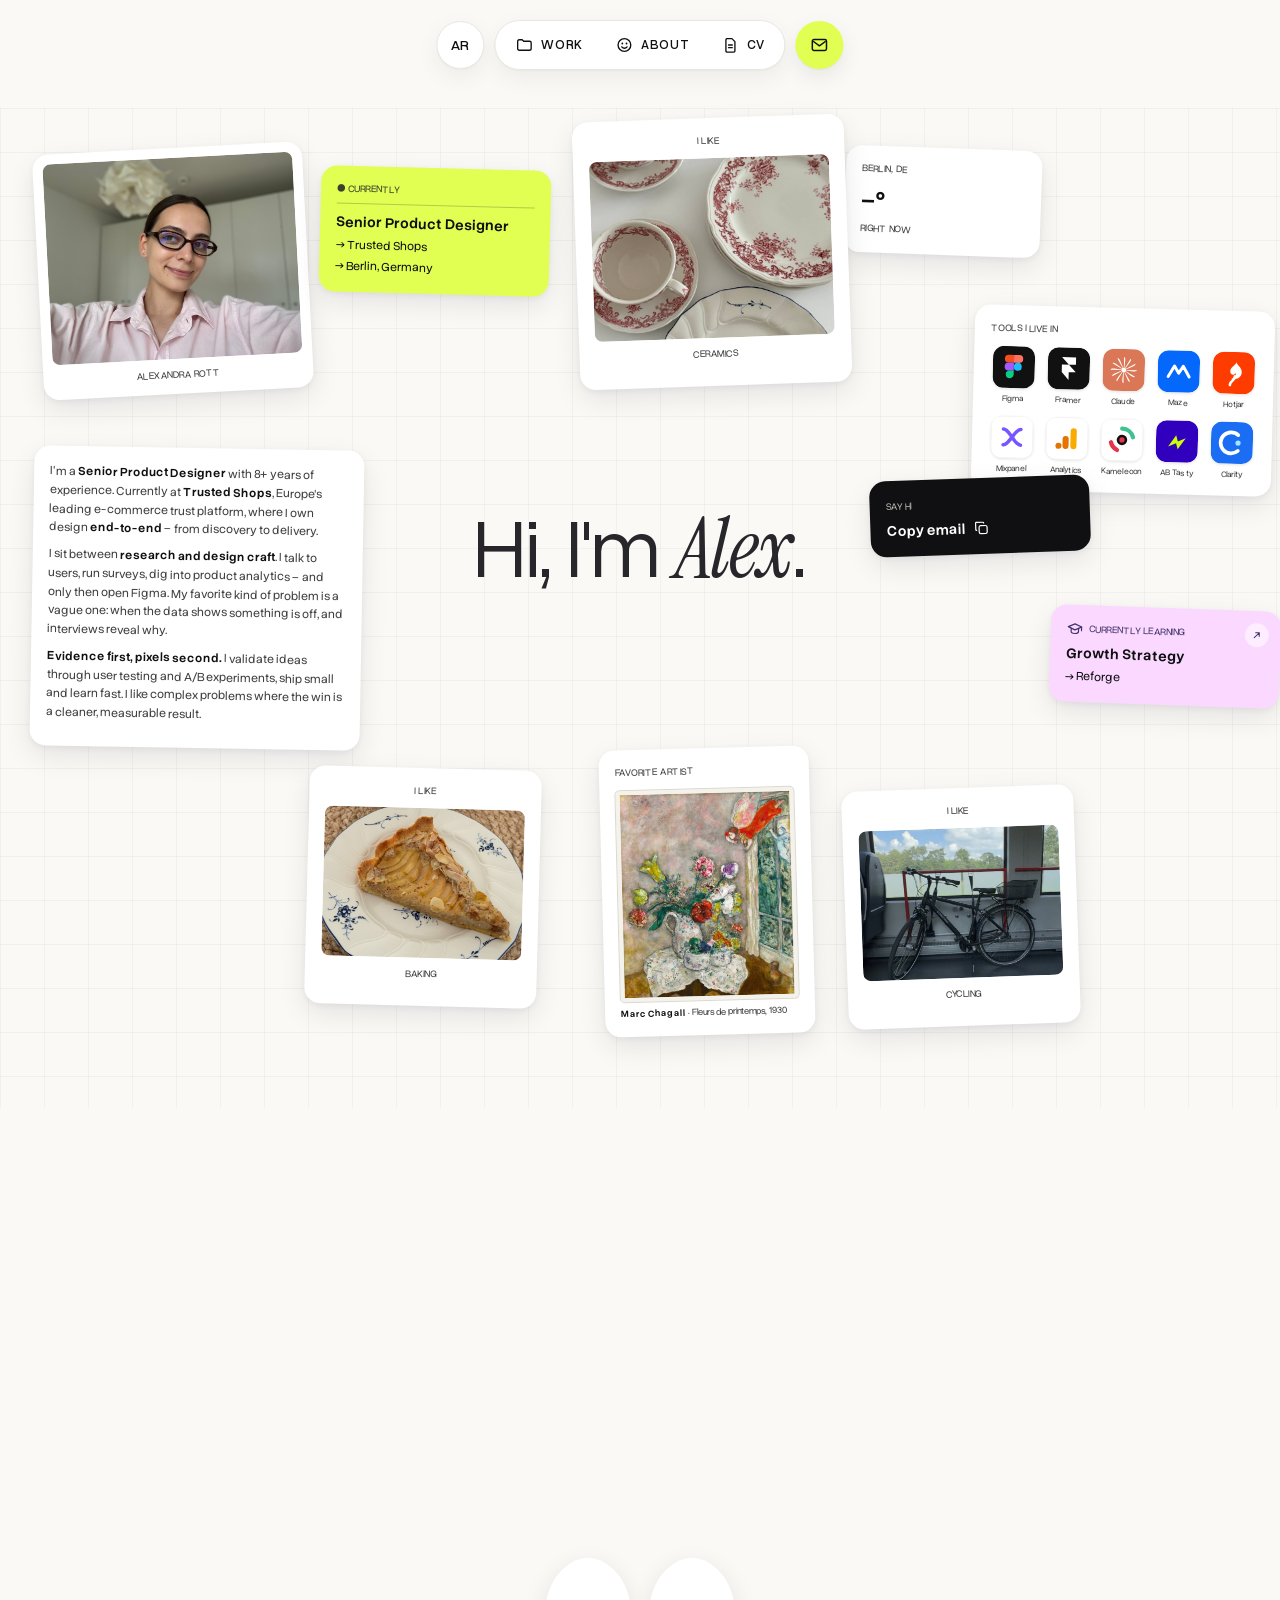
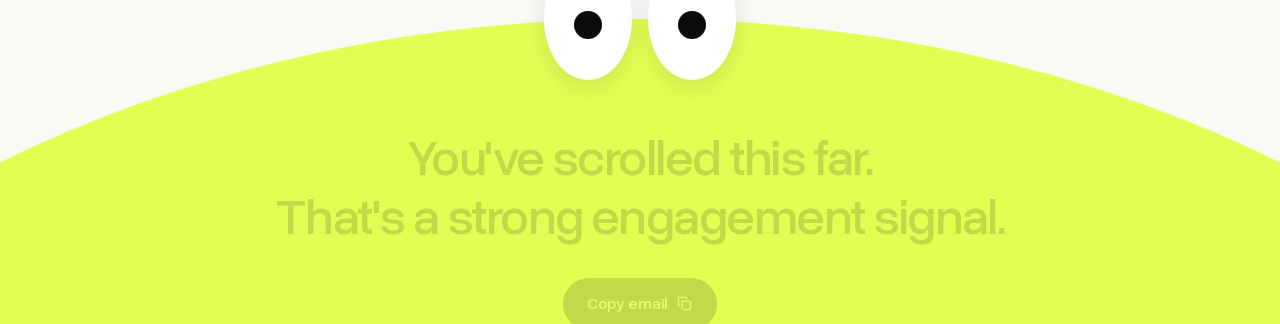
<file: about.html>
<!DOCTYPE html>
<html lang="en">
<head>
  <meta charset="UTF-8">
  <meta name="viewport" content="width=device-width, initial-scale=1.0">
  <title>About – Alexandra Rott</title>
  <link rel="preconnect" href="https://fonts.googleapis.com">
  <link rel="preconnect" href="https://fonts.gstatic.com" crossorigin>
  <link href="https://fonts.googleapis.com/css2?family=Instrument+Sans:ital,wght@0,400;0,500;0,600;1,400&family=Instrument+Serif:ital@0;1&display=swap" rel="stylesheet">
  <link rel="icon" type="image/svg+xml" href="favicon.svg">
  <link rel="preload" href="fonts/OverusedGrotesk-VF.woff2" as="font" type="font/woff2" crossorigin>
  <link rel="stylesheet" href="css/style.css?v=20261011n">
</head>
<body class="theme-ivory">

  <header class="site-header">
    <a class="monogram" href="index.html" aria-label="Home">AR</a>
    <nav class="nav-pill" aria-label="Main">
      <a href="index.html#work" class="nav-link">
        <svg viewBox="0 0 24 24" class="nav-icon"><path d="M3 7a2 2 0 0 1 2-2h4l2 2h8a2 2 0 0 1 2 2v8a2 2 0 0 1-2 2H5a2 2 0 0 1-2-2V7z" fill="none" stroke="currentColor" stroke-width="1.8" stroke-linejoin="round"/></svg>
        Work
      </a>
      <a class="nav-link coming-soon nav-hide-mobile">
        <svg viewBox="0 0 24 24" class="nav-icon"><rect x="3.5" y="3.5" width="17" height="17" rx="3" fill="none" stroke="currentColor" stroke-width="1.8"/><circle cx="9" cy="9" r="1.6" fill="currentColor"/><path d="M4 17l5-5 4 4 3-3 4 4" fill="none" stroke="currentColor" stroke-width="1.8" stroke-linejoin="round"/></svg>
        Playground
      </a>
      <a class="nav-link is-active">
        <svg viewBox="0 0 24 24" class="nav-icon"><circle cx="12" cy="12" r="8.5" fill="none" stroke="currentColor" stroke-width="1.8"/><circle cx="9.2" cy="10" r="1.2" fill="currentColor"/><circle cx="14.8" cy="10" r="1.2" fill="currentColor"/><path d="M8.5 14.5c.9 1.2 2.1 1.8 3.5 1.8s2.6-.6 3.5-1.8" fill="none" stroke="currentColor" stroke-width="1.8" stroke-linecap="round"/></svg>
        About
      </a>
      <a class="nav-link coming-soon">
        <svg viewBox="0 0 24 24" class="nav-icon"><path d="M7 3.5h7l4 4V20a1.5 1.5 0 0 1-1.5 1.5h-9A1.5 1.5 0 0 1 6 20V5A1.5 1.5 0 0 1 7.5 3.5z" fill="none" stroke="currentColor" stroke-width="1.8" stroke-linejoin="round"/><path d="M9.5 12h5M9.5 15.5h5" stroke="currentColor" stroke-width="1.8" stroke-linecap="round"/></svg>
        CV
      </a>
    </nav>
    <a class="mail-button" href="mailto:workmail.alexandra@gmail.com" aria-label="Email me">
      <svg viewBox="0 0 24 24"><rect x="3.5" y="5.5" width="17" height="13" rx="2" fill="none" stroke="currentColor" stroke-width="1.8"/><path d="M4.5 7.5l7.5 5.5 7.5-5.5" fill="none" stroke="currentColor" stroke-width="1.8" stroke-linejoin="round"/></svg>
    </a>
  </header>

  <main class="board-main">
    <h1 class="sr-only">About – Alexandra Rott</h1>
    <div class="board" id="board">

      <p class="board-statement">Hi, I'm <em>Alex</em>.</p>

      <figure class="bc bc-polaroid" style="--x:3%; --y:4%; --r:-3deg; --w:270px">
        <img src="img/about/board-selfie-b2b.jpg?v=5" alt="Alexandra Rott" style="aspect-ratio: 760 / 611">
        <figcaption class="mono">Alexandra Rott</figcaption>
      </figure>

      <div class="bc bc-clock" style="--x:66%; --y:4%; --r:2deg; --w:196px">
        <p class="mono">Berlin, DE</p>
        <p class="clock-time" id="board-weather">–°</p>
        <p class="clock-sub mono" id="board-weather-sub">right now</p>
      </div>

      <div class="bc bc-sticker" style="--x:25%; --y:6%; --r:1.5deg; --w:230px">
        <p class="mono">● Currently</p>
        <h4>Senior Product Designer</h4>
        <p class="sticker-line">→ Trusted Shops</p>
        <p class="sticker-line">→ Berlin, Germany</p>
      </div>

      <div class="bc bc-bio" style="--x:2.5%; --y:34%; --r:1deg; --w:330px">
        <p>I'm a <strong>Senior Product Designer</strong> with 8+ years of experience. Currently at <strong>Trusted Shops</strong>, Europe's leading e-commerce trust platform, where I own design <strong>end-to-end</strong> – from discovery to delivery.</p>
        <p>I sit between <strong>research and design craft</strong>. I talk to users, run surveys, dig into product analytics – and only then open Figma. My favorite kind of problem is a vague one: when the data shows something is off, and interviews reveal why.</p>
        <p><strong>Evidence first, pixels second.</strong> I validate ideas through user testing and A/B experiments, ship small and learn fast. I like complex problems where the win is a cleaner, measurable result.</p>
      </div>

      <figure class="bc bc-note" style="--x:45%; --y:1%; --r:-2deg; --w:272px">
        <p class="mono">I like</p>
        <img src="img/about/ceramics.jpg" alt="Red and blue tableware">
        <figcaption class="mono">Ceramics</figcaption>
      </figure>

      <figure class="bc bc-note" style="--x:24%; --y:66%; --r:1.5deg; --w:232px">
        <p class="mono">I like</p>
        <img src="img/about/pie.jpg" alt="Home-made pear pie">
        <figcaption class="mono">Baking</figcaption>
      </figure>

      <figure class="bc bc-note" style="--x:66%; --y:68%; --r:-2deg; --w:232px">
        <p class="mono">I like</p>
        <img src="img/about/bike.jpg" alt="Bike on a train">
        <figcaption class="mono">Cycling</figcaption>
      </figure>

      <a class="bc bc-learning" href="https://www.reforge.com/courses/growth-strategy" target="_blank" rel="noopener" style="--x:82%; --y:50%; --r:2deg; --w:230px">
        <span class="ext-arrow" aria-hidden="true">
          <svg viewBox="0 0 24 24"><path d="M7 17L17 7M9.5 7H17v7.5" fill="none" stroke="currentColor" stroke-width="2" stroke-linecap="round" stroke-linejoin="round"/></svg>
        </span>
        <p class="mono">
          <svg class="learn-icon" viewBox="0 0 24 24" aria-hidden="true"><path d="M12 4.5L22 9l-10 4.5L2 9l10-4.5z" fill="none" stroke="currentColor" stroke-width="1.8" stroke-linejoin="round"/><path d="M6.5 11.5V16c0 1.6 2.5 3 5.5 3s5.5-1.4 5.5-3v-4.5" fill="none" stroke="currentColor" stroke-width="1.8" stroke-linecap="round"/><path d="M22 9v5.5" stroke="currentColor" stroke-width="1.8" stroke-linecap="round"/></svg>
          Currently learning
        </p>
        <h4>Growth Strategy</h4>
        <p class="sticker-line">→ Reforge</p>
      </a>

      <div class="bc bc-tools" style="--x:76%; --y:20%; --r:1.5deg; --w:300px">
        <p class="mono">Tools I live in</p>
        <div class="tool-grid">
          <span class="tool" title="Figma">
            <svg viewBox="0 0 48 48"><rect width="48" height="48" rx="11" fill="#111"/><g><path d="M18 10h6v9h-6a4.5 4.5 0 1 1 0-9z" fill="#F24E1E"/><path d="M24 10h6a4.5 4.5 0 1 1 0 9h-6z" fill="#FF7262"/><path d="M18 19h6v9h-6a4.5 4.5 0 1 1 0-9z" fill="#A259FF"/><circle cx="28.5" cy="23.5" r="4.5" fill="#1ABCFE"/><path d="M18 28h6v4.5A4.5 4.5 0 1 1 18 28z" fill="#0ACF83"/></g></svg>
            <i>Figma</i>
          </span>
          <span class="tool" title="Framer">
            <svg viewBox="0 0 48 48"><rect width="48" height="48" rx="11" fill="#111"/><path d="M16 11h16v8.5H24zM16 19.5h8L32 28H16zM16 28h8v9z" fill="#fff"/></svg>
            <i>Framer</i>
          </span>
          <span class="tool" title="Claude">
            <svg viewBox="0 0 48 48"><rect width="48" height="48" rx="11" fill="#D97757"/><g fill="#fff"><path d="M24 24 L24 9 C25.6 9 25.6 12 25.2 15 L24.6 21 C24.5 22 24.3 23 24 24" transform="rotate(0 24 24)"/><path d="M24 24 L24 9 C25.6 9 25.6 12 25.2 15 L24.6 21 C24.5 22 24.3 23 24 24" transform="rotate(30 24 24)"/><path d="M24 24 L24 9 C25.6 9 25.6 12 25.2 15 L24.6 21 C24.5 22 24.3 23 24 24" transform="rotate(60 24 24)"/><path d="M24 24 L24 9 C25.6 9 25.6 12 25.2 15 L24.6 21 C24.5 22 24.3 23 24 24" transform="rotate(90 24 24)"/><path d="M24 24 L24 9 C25.6 9 25.6 12 25.2 15 L24.6 21 C24.5 22 24.3 23 24 24" transform="rotate(120 24 24)"/><path d="M24 24 L24 9 C25.6 9 25.6 12 25.2 15 L24.6 21 C24.5 22 24.3 23 24 24" transform="rotate(150 24 24)"/><path d="M24 24 L24 9 C25.6 9 25.6 12 25.2 15 L24.6 21 C24.5 22 24.3 23 24 24" transform="rotate(180 24 24)"/><path d="M24 24 L24 9 C25.6 9 25.6 12 25.2 15 L24.6 21 C24.5 22 24.3 23 24 24" transform="rotate(210 24 24)"/><path d="M24 24 L24 9 C25.6 9 25.6 12 25.2 15 L24.6 21 C24.5 22 24.3 23 24 24" transform="rotate(240 24 24)"/><path d="M24 24 L24 9 C25.6 9 25.6 12 25.2 15 L24.6 21 C24.5 22 24.3 23 24 24" transform="rotate(270 24 24)"/><path d="M24 24 L24 9 C25.6 9 25.6 12 25.2 15 L24.6 21 C24.5 22 24.3 23 24 24" transform="rotate(300 24 24)"/><path d="M24 24 L24 9 C25.6 9 25.6 12 25.2 15 L24.6 21 C24.5 22 24.3 23 24 24" transform="rotate(330 24 24)"/><circle cx="24" cy="24" r="2.6"/></g></svg>
            <i>Claude</i>
          </span>
          <span class="tool" title="Maze">
            <svg viewBox="0 0 48 48"><rect width="48" height="48" rx="11" fill="#0568FD"/><path d="M12 30l7-12 5 8 5-8 7 12" fill="none" stroke="#fff" stroke-width="3.4" stroke-linecap="round" stroke-linejoin="round"/></svg>
            <i>Maze</i>
          </span>
          <span class="tool" title="Hotjar">
            <svg viewBox="0 0 48 48"><rect width="48" height="48" rx="11" fill="#FF3C00"/><path d="M27 10c1 5-8 7-7 13 .6 3.8 5 4 6 1 1.5 3-1 6-5 6 6 3 13-1 12-8-.8-6.2-7-7-6-12z" fill="#fff"/><path d="M20 38c-1-4 6-5.6 5.4-10" fill="none" stroke="#fff" stroke-width="3" stroke-linecap="round"/></svg>
            <i>Hotjar</i>
          </span>
          <span class="tool" title="Mixpanel">
            <svg viewBox="0 0 48 48"><rect width="48" height="48" rx="11" fill="#fff" stroke="#ECEAE4"/><path d="M14 15c4 0 6 4 10 9s6 9 10 9M34 15c-4 0-6 4-10 9s-6 9-10 9" fill="none" stroke="#7856FF" stroke-width="4" stroke-linecap="round"/></svg>
            <i>Mixpanel</i>
          </span>
          <span class="tool" title="Google Analytics">
            <svg viewBox="0 0 48 48"><rect width="48" height="48" rx="11" fill="#fff" stroke="#ECEAE4"/><rect x="28" y="12" width="7" height="24" rx="3.5" fill="#F9AB00"/><rect x="19" y="21" width="7" height="15" rx="3.5" fill="#E37400"/><circle cx="14.5" cy="32.5" r="3.5" fill="#E37400"/></svg>
            <i>Analytics</i>
          </span>
          <span class="tool" title="Kameleoon">
            <svg viewBox="0 0 48 48"><rect width="48" height="48" rx="11" fill="#fff" stroke="#ECEAE4"/><circle cx="24" cy="24" r="6" fill="#111"/><circle cx="24" cy="24" r="3" fill="#E4354B"/><path d="M24 11a13 13 0 0 1 12.5 9.5" fill="none" stroke="#3EC28F" stroke-width="5" stroke-linecap="round"/><path d="M11.5 27a13 13 0 0 0 7 8.5" fill="none" stroke="#E4354B" stroke-width="5" stroke-linecap="round"/></svg>
            <i>Kameleoon</i>
          </span>
          <span class="tool" title="AB Tasty">
            <svg viewBox="0 0 48 48"><rect width="48" height="48" rx="11" fill="#3100BE"/><path d="M14 30l9-13 2 7 9-4-9 13-2-7z" fill="#CDFF05"/></svg>
            <i>AB Tasty</i>
          </span>
          <span class="tool" title="Microsoft Clarity">
            <svg viewBox="0 0 48 48"><rect width="48" height="48" rx="11" fill="#1B6EF3"/><path d="M31 15a12 12 0 1 0 0 18" fill="none" stroke="#fff" stroke-width="4.2" stroke-linecap="round"/><circle cx="31" cy="24" r="3" fill="#9EE8FA"/></svg>
            <i>Clarity</i>
          </span>
        </div>
      </div>

      <div class="bc bc-art" style="--x:47%; --y:64%; --r:-1.5deg; --w:210px">
        <p class="mono">Favorite artist</p>
        <figure>
          <img src="img/about/art-chagall.jpg?v=4" alt="Marc Chagall, Fleurs de printemps, 1930">
          <figcaption><strong>Marc Chagall</strong> · Fleurs de printemps, 1930</figcaption>
        </figure>
      </div>

      <button class="bc bc-email js-copy-email" data-email="workmail.alexandra@gmail.com" style="--x:68%; --y:37%; --r:-2deg; --w:220px">
        <span class="mono">Say hi</span>
        <span class="email-cta">Copy email
          <svg viewBox="0 0 24 24"><rect x="8.5" y="8.5" width="12" height="12" rx="2.5" fill="none" stroke="currentColor" stroke-width="1.8"/><path d="M15.5 5.5v-1a1 1 0 0 0-1-1h-10a1 1 0 0 0-1 1v10a1 1 0 0 0 1 1h1" fill="none" stroke="currentColor" stroke-width="1.8"/></svg>
        </span>
      </button>

    </div>
  </main>

  <footer class="dome-footer">
    <div class="dome-bg" aria-hidden="true"></div>
    <div class="dome-eyes" aria-hidden="true">
      <span class="d-eye"><span class="d-pupil"></span></span>
      <span class="d-eye"><span class="d-pupil"></span></span>
    </div>
    <div class="dome-content">
      <p class="dome-title">You've scrolled this far.<br>That's a strong engagement signal.</p>
      <button class="copy-email dome-copy js-copy-email" data-email="workmail.alexandra@gmail.com">
        Copy email
        <svg viewBox="0 0 24 24"><rect x="8.5" y="8.5" width="12" height="12" rx="2.5" fill="none" stroke="currentColor" stroke-width="1.8"/><path d="M15.5 5.5v-1a1 1 0 0 0-1-1h-10a1 1 0 0 0-1 1v10a1 1 0 0 0 1 1h1" fill="none" stroke="currentColor" stroke-width="1.8"/></svg>
      </button>
      <div class="dome-bottom mono"><span>© 2026 Alexandra Rott</span><span>Built with love</span></div>
    </div>
  </footer>

  <script src="js/footer.js?v=20260709f"></script>
  <script src="js/coming-soon.js?v=20261009e"></script>
  <script src="js/board.js?v=6"></script>
  <script src="js/reveal.js?v=20260709f"></script>
  <script data-goatcounter="https://alexproduct.goatcounter.com/count"
          async src="//gc.zgo.at/count.js"></script>
  <script>
    document.getElementById('copy-email') && document.getElementById('copy-email').addEventListener('click', function () {
      navigator.clipboard.writeText(this.dataset.email).then(() => {
        const original = this.childNodes[0].textContent;
        this.childNodes[0].textContent = 'Copied! ';
        setTimeout(() => { this.childNodes[0].textContent = original; }, 1500);
      });
    });
  </script>
</body>
</html>
</file>
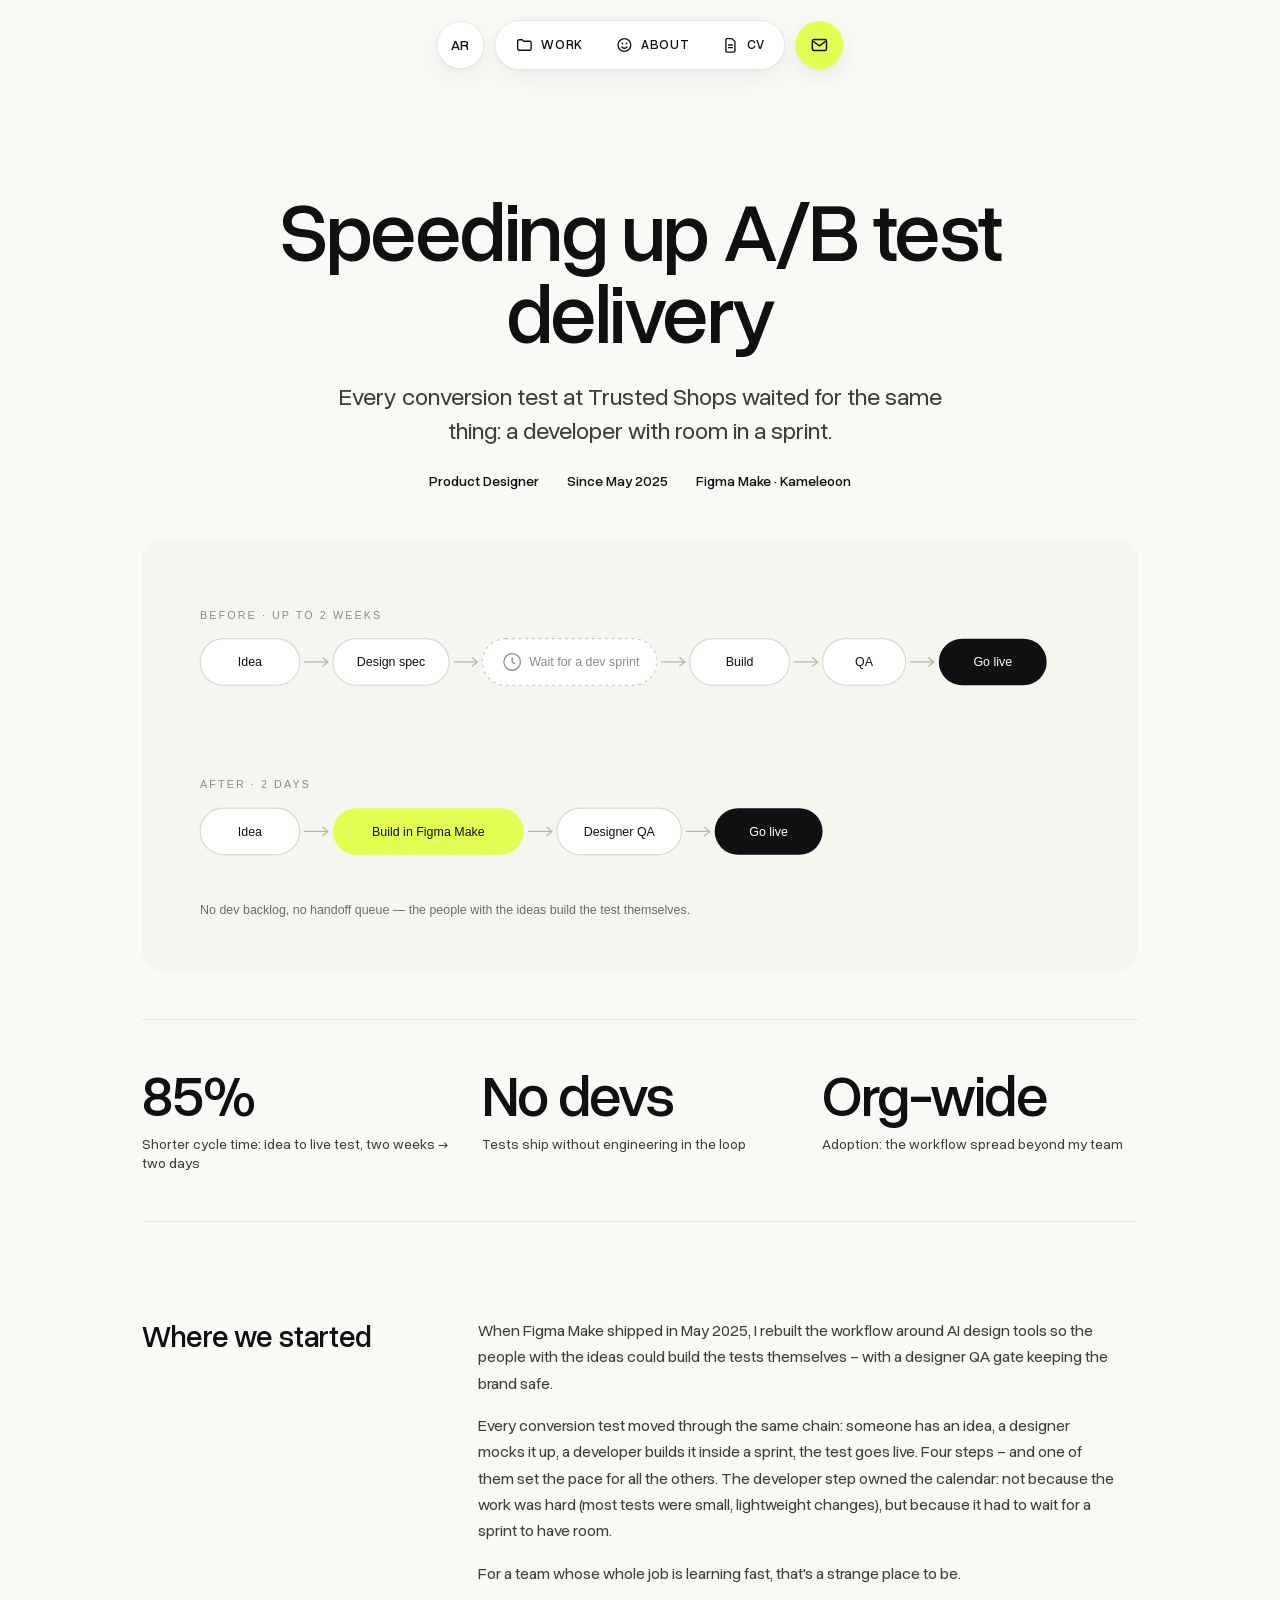
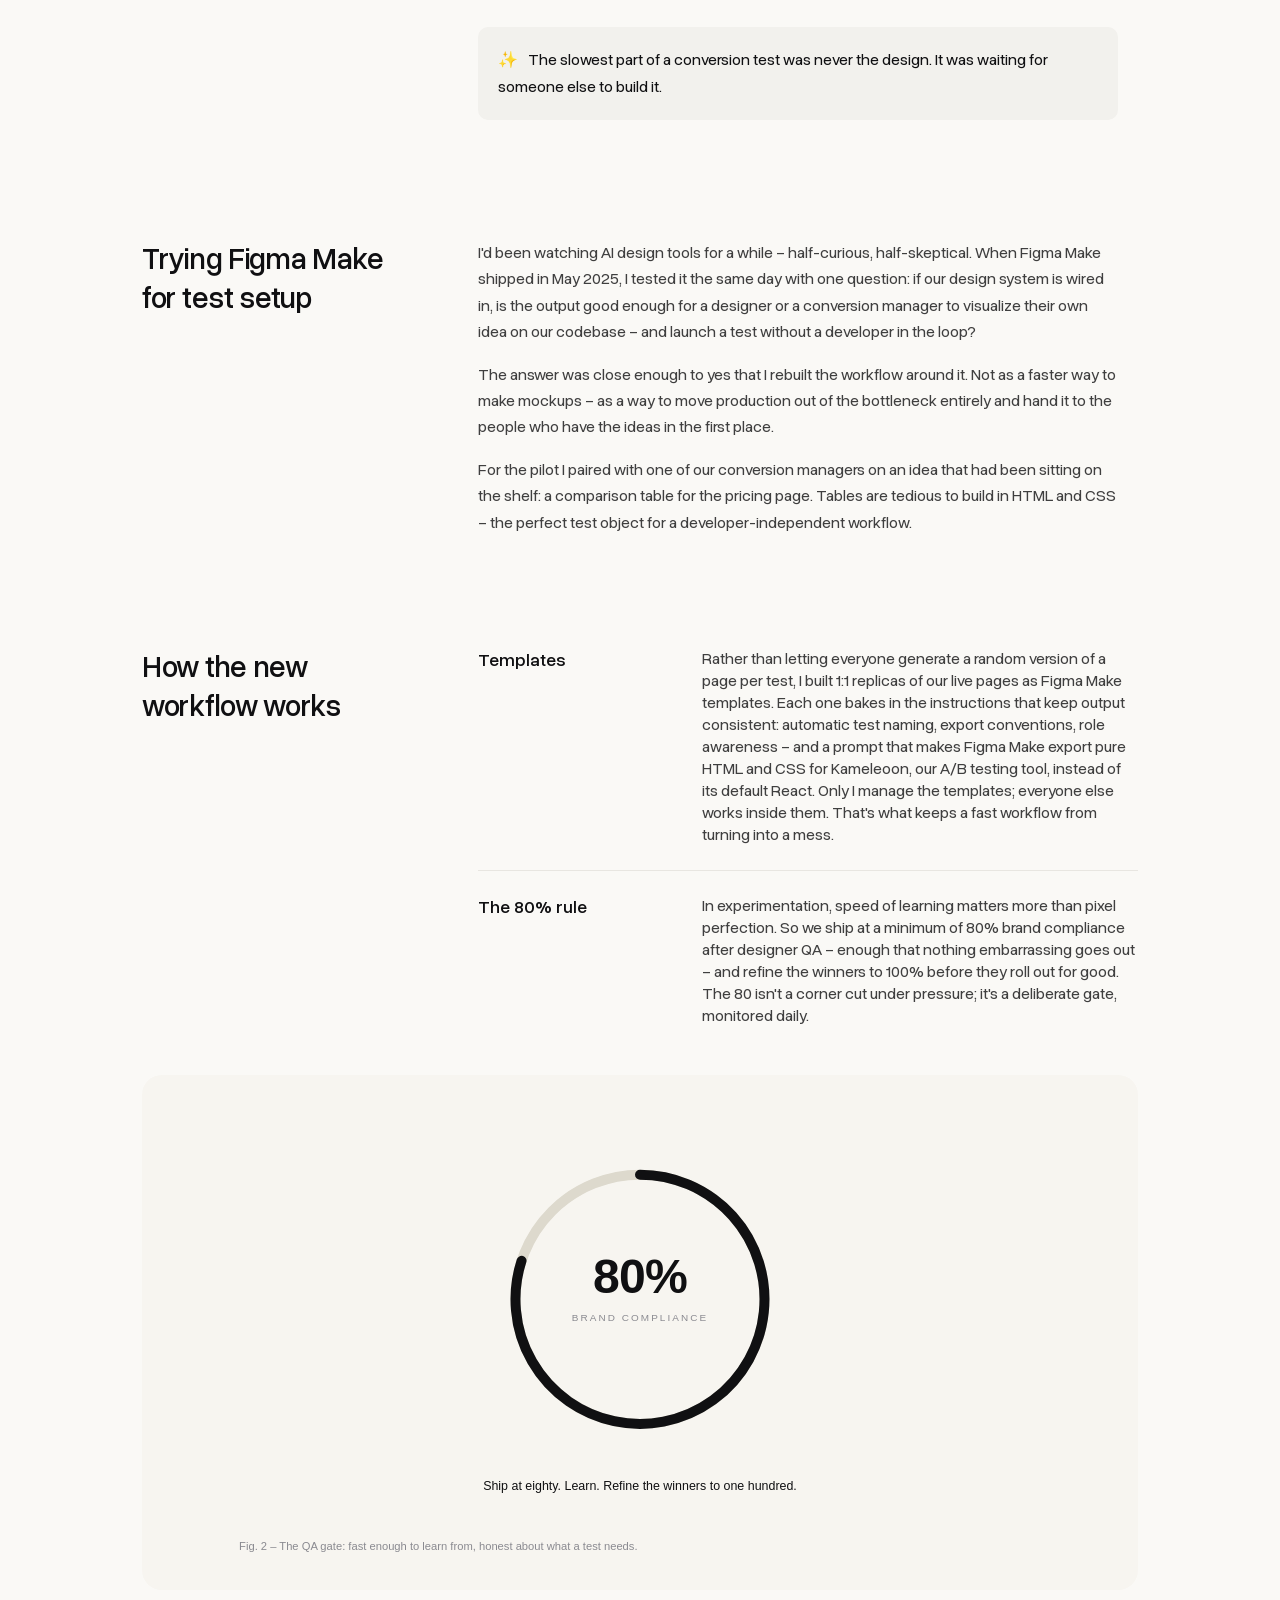
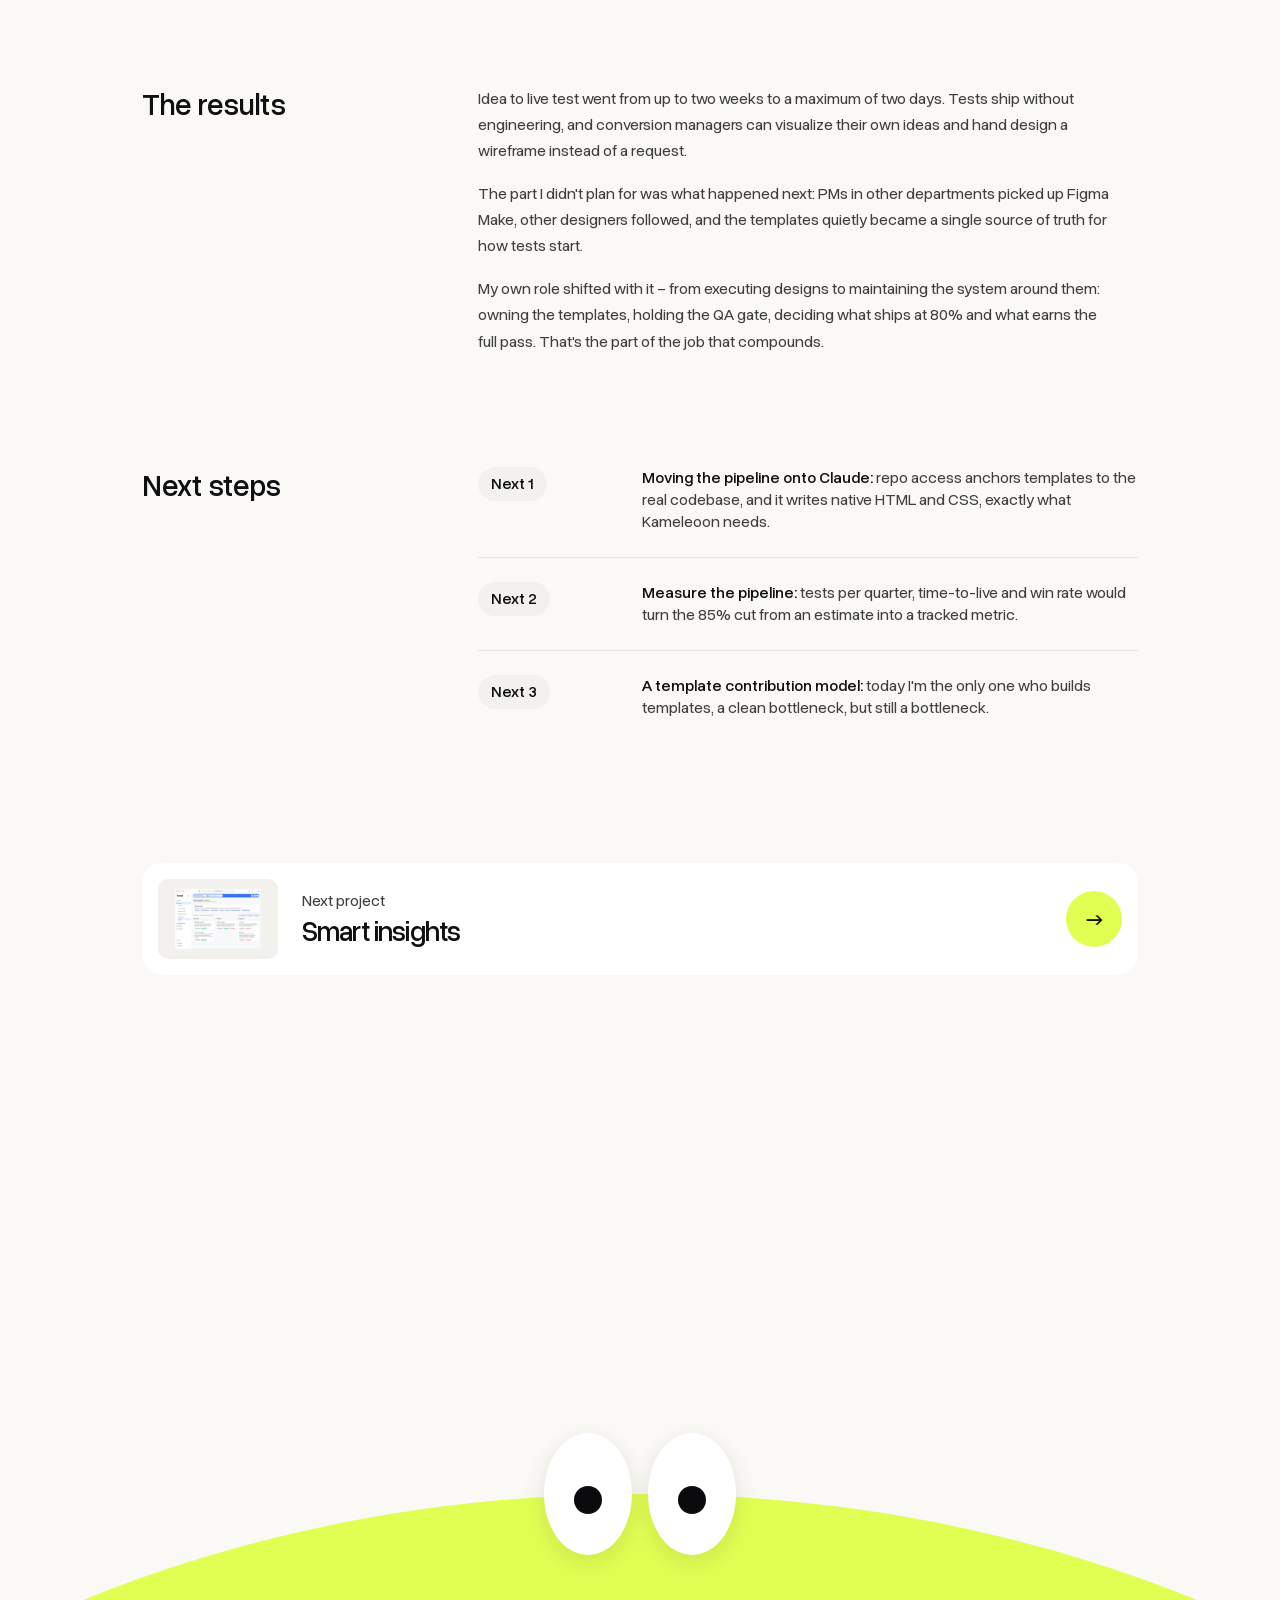
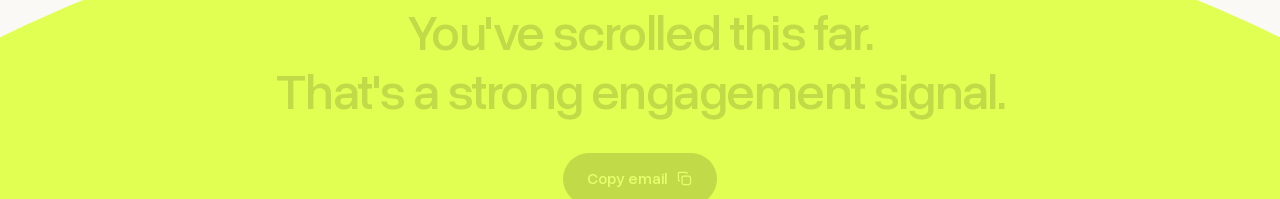
<file: case-ab-workflow.html>
<!DOCTYPE html>
<html lang="en">
<head>
  <meta charset="UTF-8">
  <meta name="viewport" content="width=device-width, initial-scale=1.0">
  <title>A/B Test Workflow – Alexandra Rott</title>
  <link rel="preconnect" href="https://fonts.googleapis.com">
  <link rel="preconnect" href="https://fonts.gstatic.com" crossorigin>
  <link href="https://fonts.googleapis.com/css2?family=Instrument+Sans:ital,wght@0,400;0,500;0,600;1,400&family=Instrument+Serif:ital@0;1&display=swap" rel="stylesheet">
  <link rel="icon" type="image/svg+xml" href="favicon.svg">
  <link rel="preload" href="fonts/OverusedGrotesk-VF.woff2" as="font" type="font/woff2" crossorigin>
  <link rel="stylesheet" href="css/style.css?v=20261011n">
</head>
<body class="theme-ivory">

  <header class="site-header">
    <a class="monogram" href="index.html" aria-label="Home">AR</a>
    <nav class="nav-pill" aria-label="Main">
      <a href="index.html#work" class="nav-link is-active">
        <svg viewBox="0 0 24 24" class="nav-icon"><path d="M3 7a2 2 0 0 1 2-2h4l2 2h8a2 2 0 0 1 2 2v8a2 2 0 0 1-2 2H5a2 2 0 0 1-2-2V7z" fill="none" stroke="currentColor" stroke-width="1.8" stroke-linejoin="round"/></svg>
        Work
      </a>
      <a class="nav-link coming-soon nav-hide-mobile">
        <svg viewBox="0 0 24 24" class="nav-icon"><rect x="3.5" y="3.5" width="17" height="17" rx="3" fill="none" stroke="currentColor" stroke-width="1.8"/><circle cx="9" cy="9" r="1.6" fill="currentColor"/><path d="M4 17l5-5 4 4 3-3 4 4" fill="none" stroke="currentColor" stroke-width="1.8" stroke-linejoin="round"/></svg>
        Playground
      </a>
      <a href="about.html" class="nav-link">
        <svg viewBox="0 0 24 24" class="nav-icon"><circle cx="12" cy="12" r="8.5" fill="none" stroke="currentColor" stroke-width="1.8"/><circle cx="9.2" cy="10" r="1.2" fill="currentColor"/><circle cx="14.8" cy="10" r="1.2" fill="currentColor"/><path d="M8.5 14.5c.9 1.2 2.1 1.8 3.5 1.8s2.6-.6 3.5-1.8" fill="none" stroke="currentColor" stroke-width="1.8" stroke-linecap="round"/></svg>
        About
      </a>
      <a class="nav-link coming-soon">
        <svg viewBox="0 0 24 24" class="nav-icon"><path d="M7 3.5h7l4 4V20a1.5 1.5 0 0 1-1.5 1.5h-9A1.5 1.5 0 0 1 6 20V5A1.5 1.5 0 0 1 7.5 3.5z" fill="none" stroke="currentColor" stroke-width="1.8" stroke-linejoin="round"/><path d="M9.5 12h5M9.5 15.5h5" stroke="currentColor" stroke-width="1.8" stroke-linecap="round"/></svg>
        CV
      </a>
    </nav>
    <a class="mail-button" href="mailto:workmail.alexandra@gmail.com" aria-label="Email me">
      <svg viewBox="0 0 24 24"><rect x="3.5" y="5.5" width="17" height="13" rx="2" fill="none" stroke="currentColor" stroke-width="1.8"/><path d="M4.5 7.5l7.5 5.5 7.5-5.5" fill="none" stroke="currentColor" stroke-width="1.8" stroke-linejoin="round"/></svg>
    </a>
  </header>

  <main class="case layout-split hero-poster no-pills">

    <!-- 1. hero -->
    <section class="case-hero">
      <h1 class="case-title serif">Speeding up A/B test delivery</h1>
      <p class="case-intro">Every conversion test at Trusted Shops waited for the same thing: a developer with room in a sprint.</p>

      <dl class="case-facts">
        <div><dt class="mono">Role</dt><dd>Product Designer</dd></div>
        <div><dt class="mono">Timeline</dt><dd>Since May 2025</dd></div>
        <div><dt class="mono">Stack</dt><dd>Figma Make · Kameleoon</dd></div>
      </dl>
    </section>

    <!-- 2. hero figure -->
    <div class="case-media case-media-hero is-img">
      <img src="assets/aw-cycle-alt.svg?v=1" alt="Before: idea, design spec, wait for a dev sprint, build, QA, go live. After: idea, build in Figma Make, designer QA, go live." loading="lazy">
    </div>

    <!-- 3. impact strip -->
    <section class="case-impact">
      <div class="impact-item">
        <p class="impact-num serif">85%</p>
        <p class="impact-label">Shorter cycle time: idea to live test, two weeks → two days</p>
      </div>
      <div class="impact-item">
        <p class="impact-num serif">No devs</p>
        <p class="impact-label">Tests ship without engineering in the loop</p>
      </div>
      <div class="impact-item">
        <p class="impact-num serif">Org-wide</p>
        <p class="impact-label">Adoption: the workflow spread beyond my team</p>
      </div>
    </section>

    <!-- 4. the problem -->
    <section class="case-section">
      <p class="case-kicker mono">Problem</p>
      <div class="case-body">
        <h2>Where we started</h2>
        <p>When Figma Make shipped in May 2025, I rebuilt the workflow around AI design tools so the people with the ideas could build the tests themselves – with a designer QA gate keeping the brand safe.</p>
        <p>Every conversion test moved through the same chain: someone has an idea, a designer mocks it up, a developer builds it inside a sprint, the test goes live. Four steps – and one of them set the pace for all the others. The developer step owned the calendar: not because the work was hard (most tests were small, lightweight changes), but because it had to wait for a sprint to have room.</p>
        <p>For a team whose whole job is learning fast, that's a strange place to be.</p>
        <p class="case-quote serif">The slowest part of a conversion test was never the design. It was waiting for someone else to build it.</p>
      </div>
    </section>

    <!-- 5. the approach -->
    <section class="case-section">
      <p class="case-kicker mono">Approach</p>
      <div class="case-body">
        <h2>Trying Figma Make for test setup</h2>
        <p>I'd been watching AI design tools for a while – half-curious, half-skeptical. When Figma Make shipped in May 2025, I tested it the same day with one question: if our design system is wired in, is the output good enough for a designer or a conversion manager to visualize their own idea on our codebase – and launch a test without a developer in the loop?</p>
        <p>The answer was close enough to yes that I rebuilt the workflow around it. Not as a faster way to make mockups – as a way to move production out of the bottleneck entirely and hand it to the people who have the ideas in the first place.</p>
        <p>For the pilot I paired with one of our conversion managers on an idea that had been sitting on the shelf: a comparison table for the pricing page. Tables are tedious to build in HTML and CSS – the perfect test object for a developer-independent workflow.</p>
      </div>
    </section>

    <!-- 6. the method -->
    <section class="case-section">
      <p class="case-kicker mono">Method</p>
      <div class="case-body">
        <h2>How the new workflow works</h2>
      </div>
      <div class="metrics">
        <div class="metric-row">
          <p class="metric-name">Templates</p>
          <p class="metric-text">Rather than letting everyone generate a random version of a page per test, I built 1:1 replicas of our live pages as Figma Make templates. Each one bakes in the instructions that keep output consistent: automatic test naming, export conventions, role awareness – and a prompt that makes Figma Make export pure HTML and CSS for Kameleoon, our A/B testing tool, instead of its default React. Only I manage the templates; everyone else works inside them. That's what keeps a fast workflow from turning into a mess.</p>
        </div>
        <div class="metric-row">
          <p class="metric-name">The 80% rule</p>
          <p class="metric-text">In experimentation, speed of learning matters more than pixel perfection. So we ship at a minimum of 80% brand compliance after designer QA – enough that nothing embarrassing goes out – and refine the winners to 100% before they roll out for good. The 80 isn't a corner cut under pressure; it's a deliberate gate, monitored daily.</p>
        </div>
      </div>
      <div class="case-media is-img">
        <img src="assets/aw-pipeline.svg" alt="The 80% brand-compliance gate: ship at eighty, refine winners to one hundred" loading="lazy">
      </div>
    </section>

    <!-- 7. outcome -->
    <section class="case-section">
      <p class="case-kicker mono">Outcome</p>
      <div class="case-body">
        <h2>The results</h2>
        <p>Idea to live test went from up to two weeks to a maximum of two days. Tests ship without engineering, and conversion managers can visualize their own ideas and hand design a wireframe instead of a request.</p>
        <p>The part I didn't plan for was what happened next: PMs in other departments picked up Figma Make, other designers followed, and the templates quietly became a single source of truth for how tests start.</p>
        <p>My own role shifted with it – from executing designs to maintaining the system around them: owning the templates, holding the QA gate, deciding what ships at 80% and what earns the full pass. That's the part of the job that compounds.</p>
      </div>
    </section>

    <!-- 8. limitations & next -->
    <section class="case-section">
      <p class="case-kicker mono">Next</p>
      <div class="case-body">
        <h2>Next steps</h2>
      </div>
      <div class="ladder">
        <div class="ladder-row">
          <span class="label-pill">Next 1</span>
          <p><strong>Moving the pipeline onto Claude:</strong> repo access anchors templates to the real codebase, and it writes native HTML and CSS, exactly what Kameleoon needs.</p>
        </div>
        <div class="ladder-row">
          <span class="label-pill">Next 2</span>
          <p><strong>Measure the pipeline:</strong> tests per quarter, time-to-live and win rate would turn the 85% cut from an estimate into a tracked metric.</p>
        </div>
        <div class="ladder-row">
          <span class="label-pill">Next 3</span>
          <p><strong>A template contribution model:</strong> today I'm the only one who builds templates, a clean bottleneck, but still a bottleneck.</p>
        </div>
      </div>
    </section>

    <!-- 9. next project -->
    <a class="case-next" href="case-smart-insights.html">
      <span class="next-thumb"><img src="assets/si-cover.jpg?v=2" alt="" loading="lazy"></span>
      <span class="next-text">
        <span class="next-label">Next project</span>
        <span class="case-next-name">Smart insights</span>
      </span>
      <span class="next-go" aria-hidden="true">→</span>
    </a>

  </main>

  <footer class="dome-footer">
    <div class="dome-bg" aria-hidden="true"></div>
    <div class="dome-eyes" aria-hidden="true">
      <span class="d-eye"><span class="d-pupil"></span></span>
      <span class="d-eye"><span class="d-pupil"></span></span>
    </div>
    <div class="dome-content">
      <p class="dome-title">You've scrolled this far.<br>That's a strong engagement signal.</p>
      <button class="copy-email dome-copy js-copy-email" data-email="workmail.alexandra@gmail.com">
        Copy email
        <svg viewBox="0 0 24 24"><rect x="8.5" y="8.5" width="12" height="12" rx="2.5" fill="none" stroke="currentColor" stroke-width="1.8"/><path d="M15.5 5.5v-1a1 1 0 0 0-1-1h-10a1 1 0 0 0-1 1v10a1 1 0 0 0 1 1h1" fill="none" stroke="currentColor" stroke-width="1.8"/></svg>
      </button>
      <div class="dome-bottom mono"><span>© 2026 Alexandra Rott</span><span>Built with love</span></div>
    </div>
  </footer>

  <script src="js/footer.js?v=20260709f"></script>
  <script src="js/coming-soon.js?v=20261009e"></script>
  <script src="js/reveal.js?v=20260709f"></script>
  <script data-goatcounter="https://alexproductb2b.goatcounter.com/count"
          async src="//gc.zgo.at/count.js"></script>
</body>
</html>
</file>
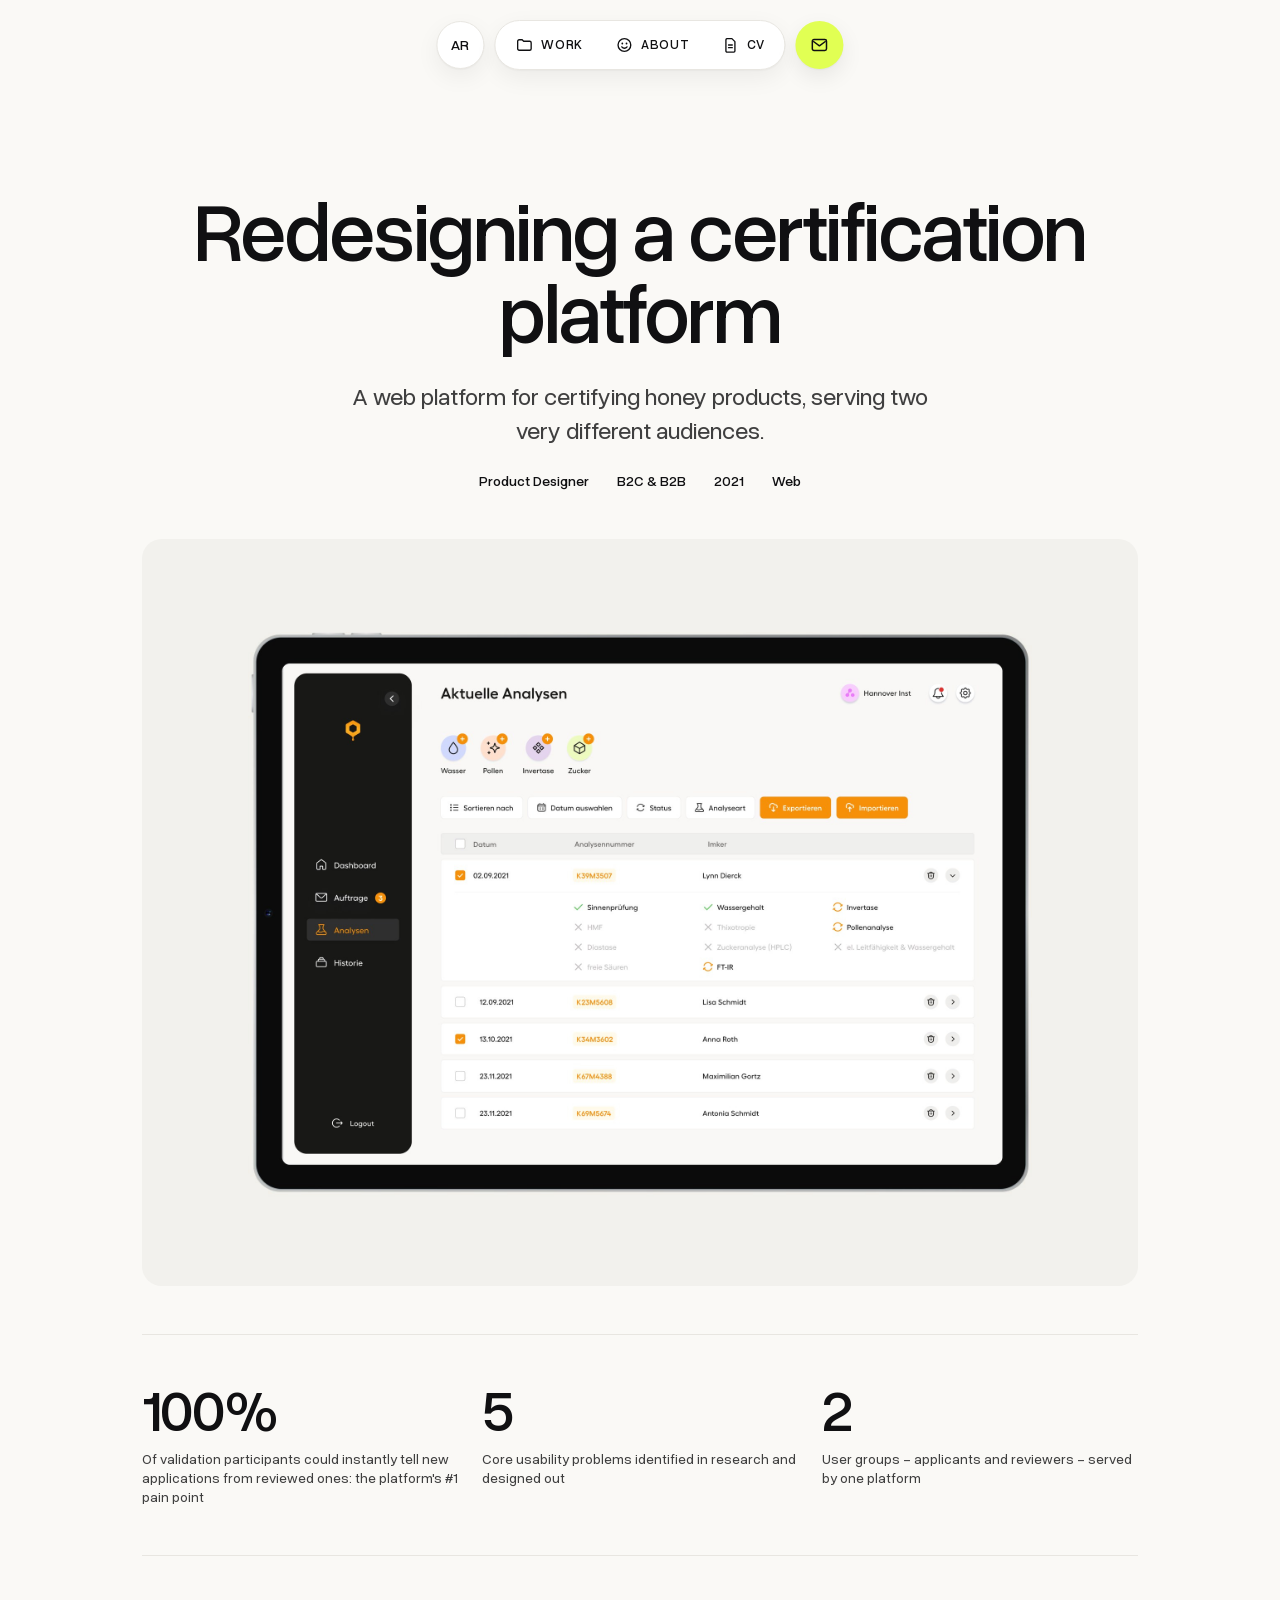
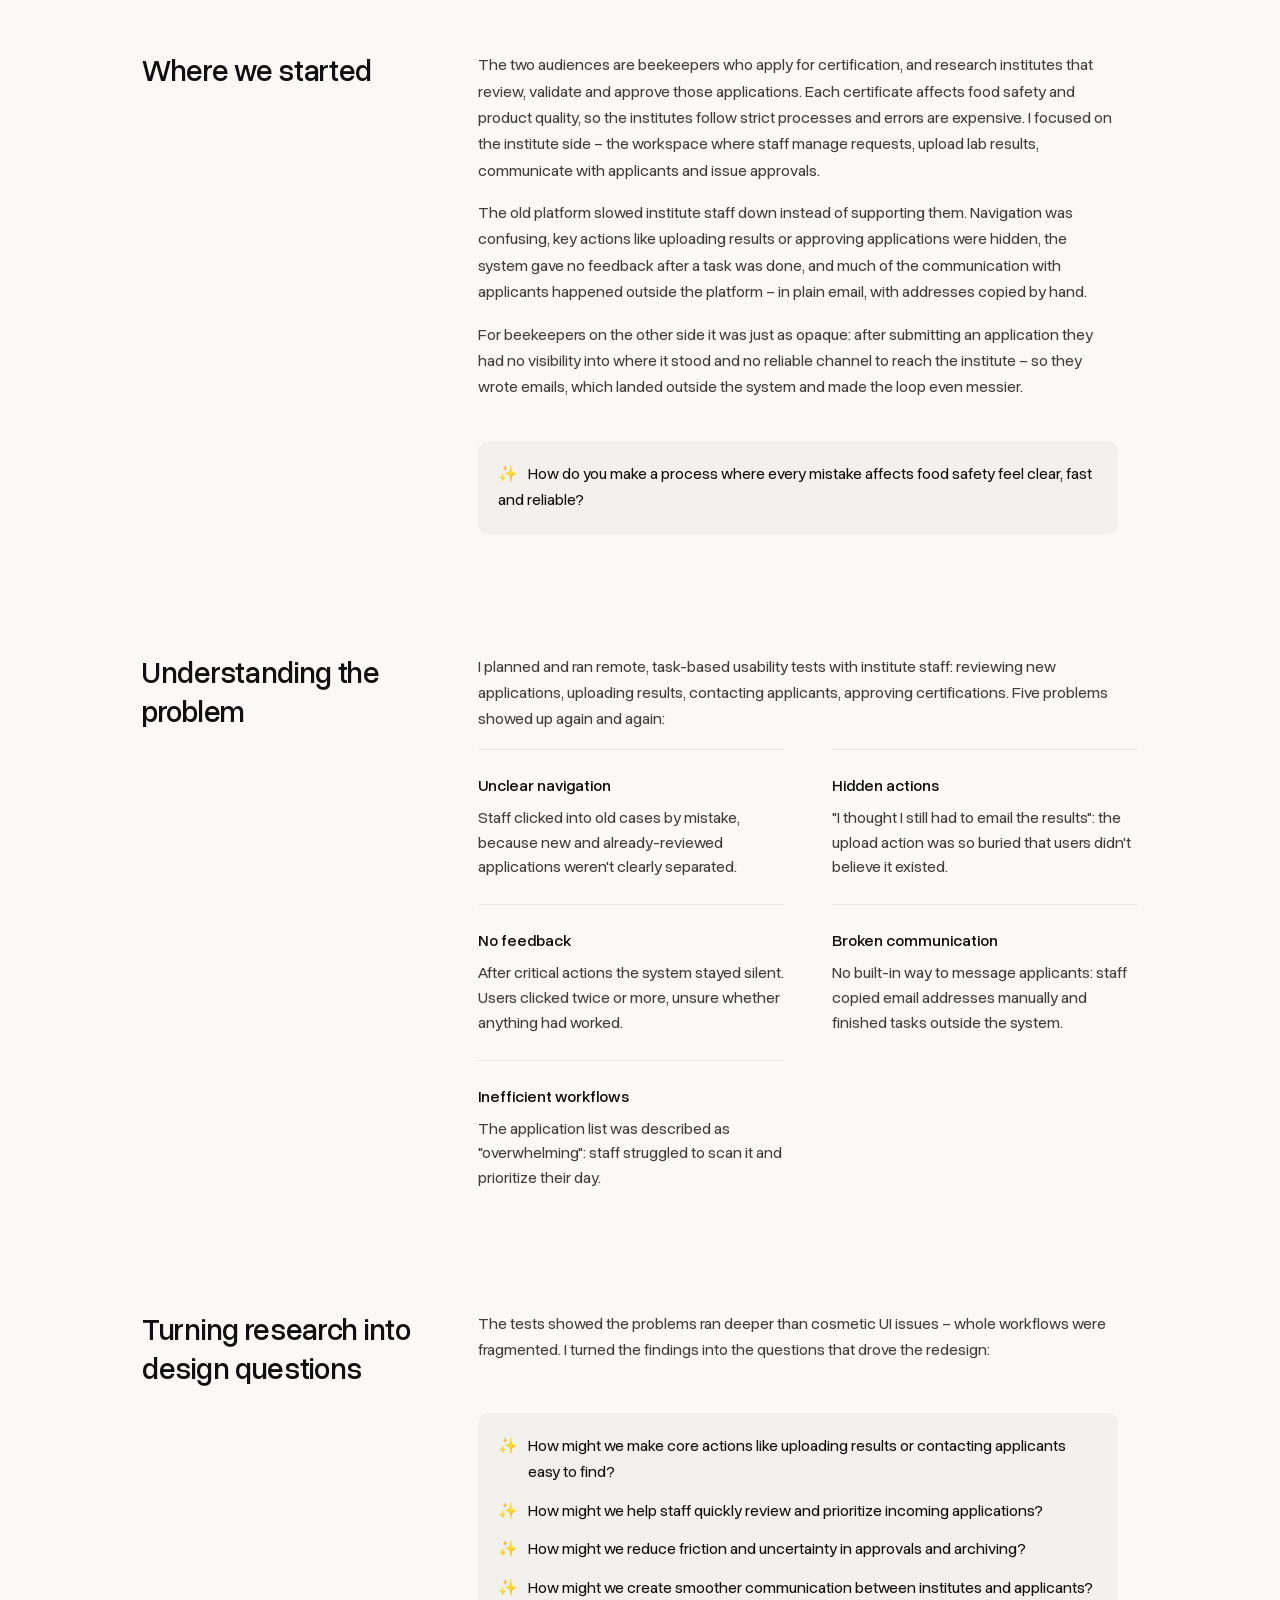
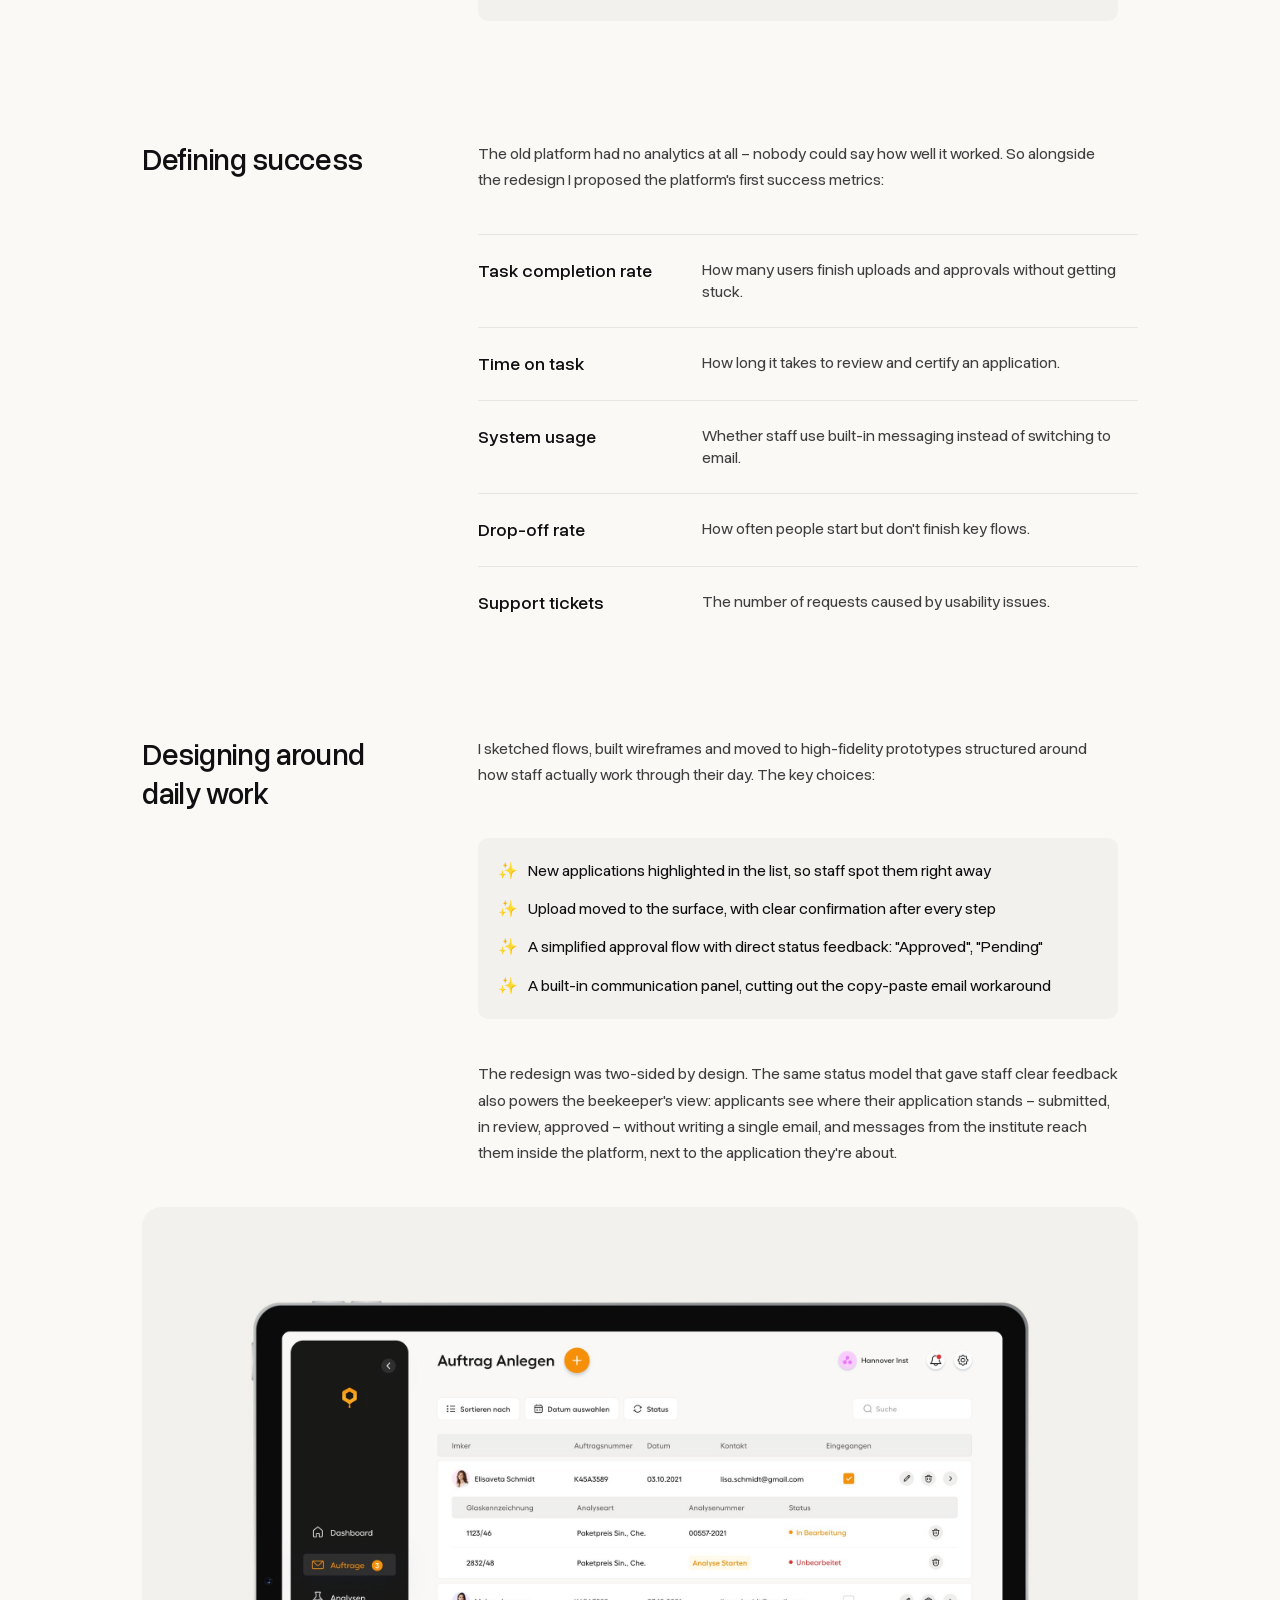
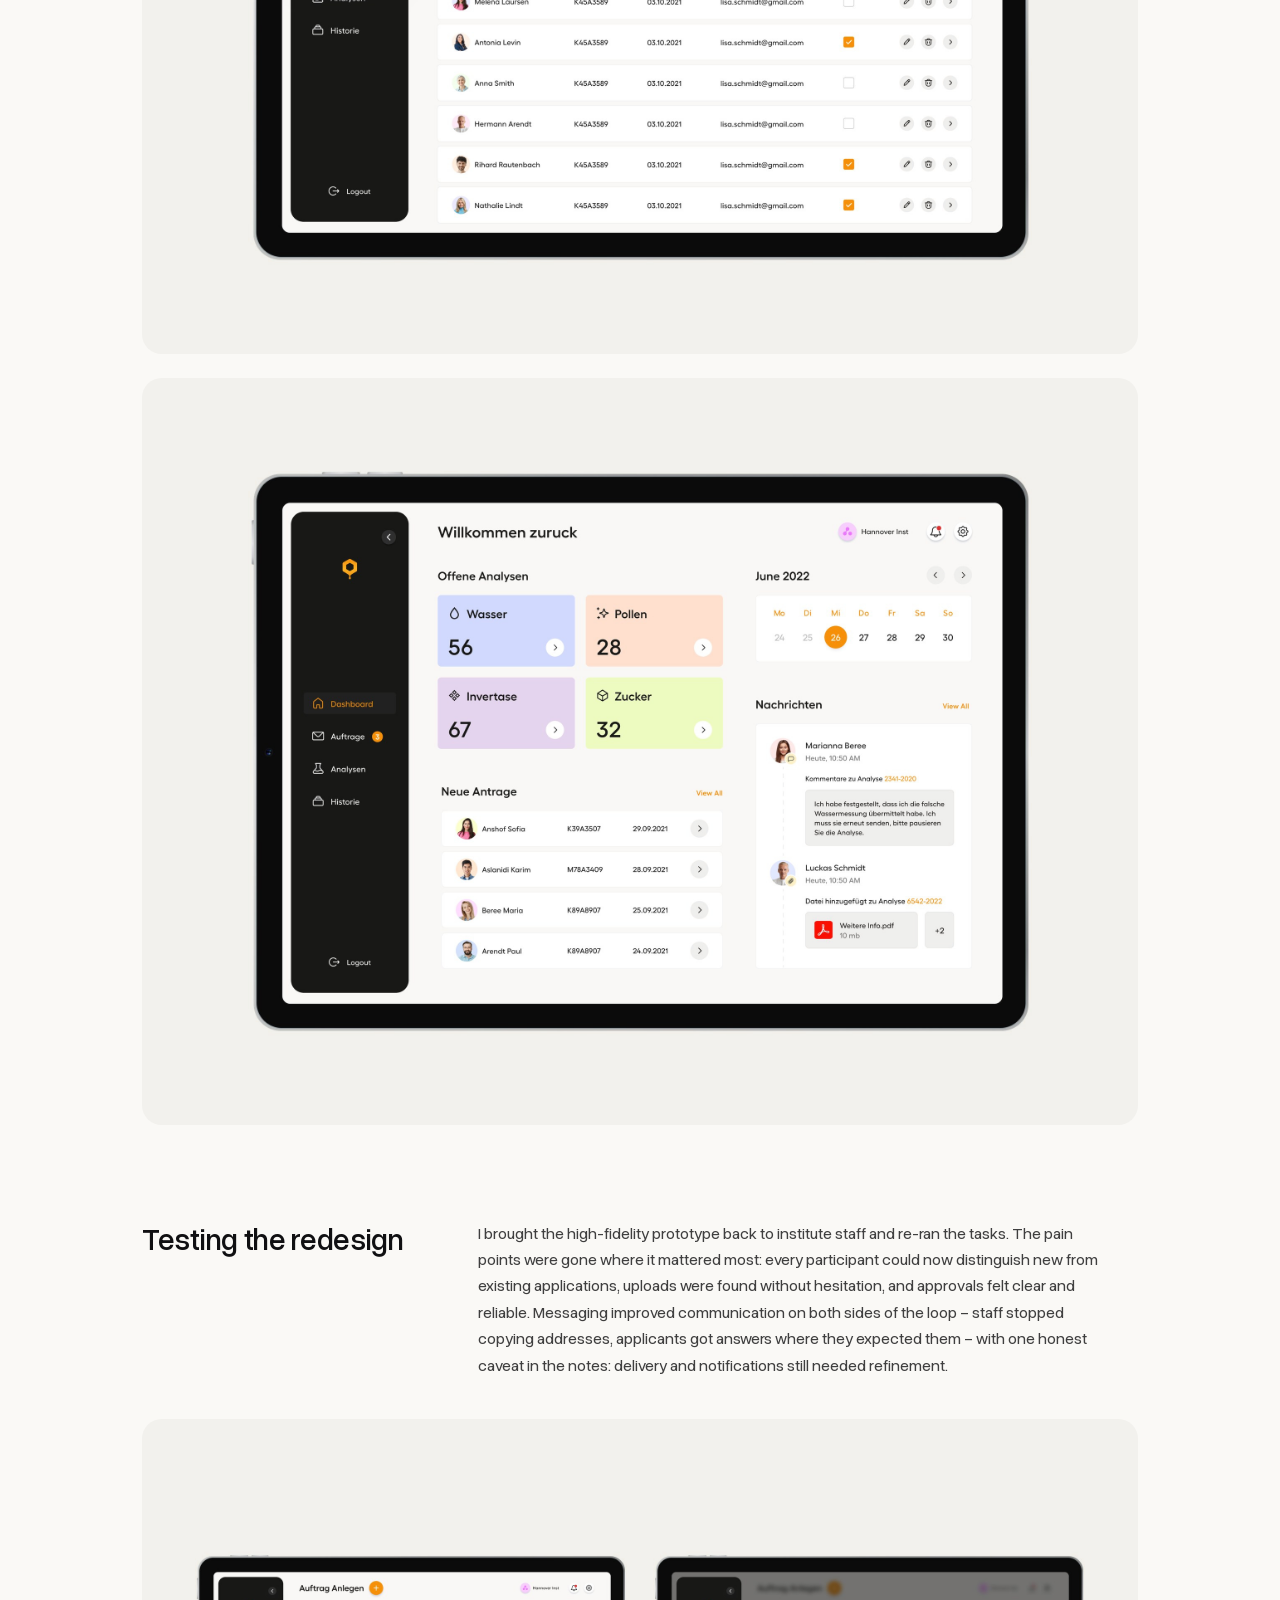
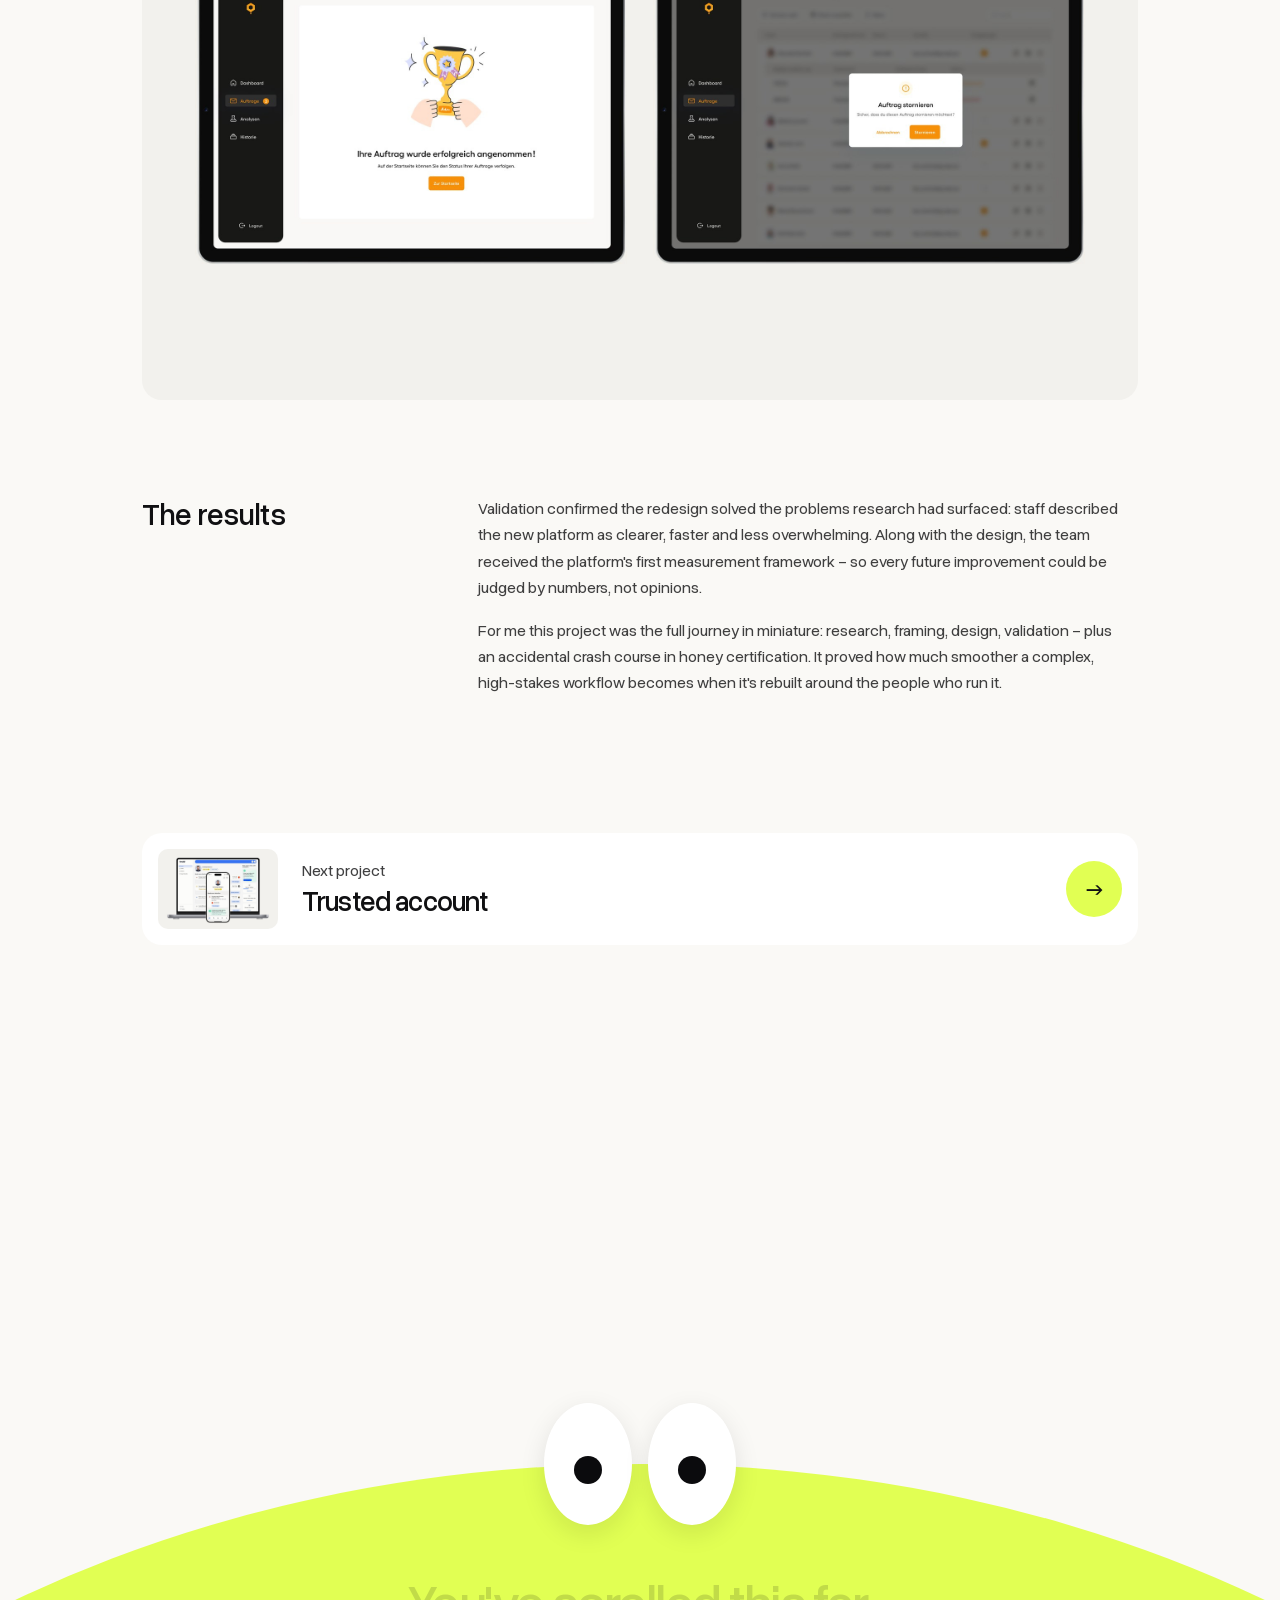
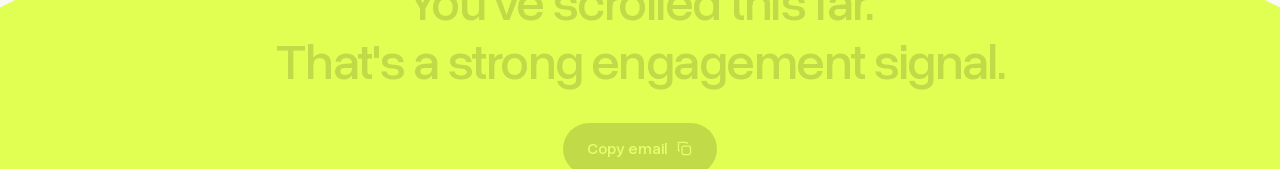
<file: case-honey.html>
<!DOCTYPE html>
<html lang="en">
<head>
  <meta charset="UTF-8">
  <meta name="viewport" content="width=device-width, initial-scale=1.0">
  <title>Honey Certification – Alexandra Rott</title>
  <link rel="preconnect" href="https://fonts.googleapis.com">
  <link rel="preconnect" href="https://fonts.gstatic.com" crossorigin>
  <link href="https://fonts.googleapis.com/css2?family=Instrument+Sans:ital,wght@0,400;0,500;0,600;1,400&family=Instrument+Serif:ital@0;1&display=swap" rel="stylesheet">
  <link rel="icon" type="image/svg+xml" href="favicon.svg">
  <link rel="preload" href="fonts/OverusedGrotesk-VF.woff2" as="font" type="font/woff2" crossorigin>
  <link rel="stylesheet" href="css/style.css?v=20261011n">
</head>
<body class="theme-ivory">

  <header class="site-header">
    <a class="monogram" href="index.html" aria-label="Home">AR</a>
    <nav class="nav-pill" aria-label="Main">
      <a href="index.html#work" class="nav-link is-active">
        <svg viewBox="0 0 24 24" class="nav-icon"><path d="M3 7a2 2 0 0 1 2-2h4l2 2h8a2 2 0 0 1 2 2v8a2 2 0 0 1-2 2H5a2 2 0 0 1-2-2V7z" fill="none" stroke="currentColor" stroke-width="1.8" stroke-linejoin="round"/></svg>
        Work
      </a>
      <a class="nav-link coming-soon nav-hide-mobile">
        <svg viewBox="0 0 24 24" class="nav-icon"><rect x="3.5" y="3.5" width="17" height="17" rx="3" fill="none" stroke="currentColor" stroke-width="1.8"/><circle cx="9" cy="9" r="1.6" fill="currentColor"/><path d="M4 17l5-5 4 4 3-3 4 4" fill="none" stroke="currentColor" stroke-width="1.8" stroke-linejoin="round"/></svg>
        Playground
      </a>
      <a href="about.html" class="nav-link">
        <svg viewBox="0 0 24 24" class="nav-icon"><circle cx="12" cy="12" r="8.5" fill="none" stroke="currentColor" stroke-width="1.8"/><circle cx="9.2" cy="10" r="1.2" fill="currentColor"/><circle cx="14.8" cy="10" r="1.2" fill="currentColor"/><path d="M8.5 14.5c.9 1.2 2.1 1.8 3.5 1.8s2.6-.6 3.5-1.8" fill="none" stroke="currentColor" stroke-width="1.8" stroke-linecap="round"/></svg>
        About
      </a>
      <a class="nav-link coming-soon">
        <svg viewBox="0 0 24 24" class="nav-icon"><path d="M7 3.5h7l4 4V20a1.5 1.5 0 0 1-1.5 1.5h-9A1.5 1.5 0 0 1 6 20V5A1.5 1.5 0 0 1 7.5 3.5z" fill="none" stroke="currentColor" stroke-width="1.8" stroke-linejoin="round"/><path d="M9.5 12h5M9.5 15.5h5" stroke="currentColor" stroke-width="1.8" stroke-linecap="round"/></svg>
        CV
      </a>
    </nav>
    <a class="mail-button" href="mailto:workmail.alexandra@gmail.com" aria-label="Email me">
      <svg viewBox="0 0 24 24"><rect x="3.5" y="5.5" width="17" height="13" rx="2" fill="none" stroke="currentColor" stroke-width="1.8"/><path d="M4.5 7.5l7.5 5.5 7.5-5.5" fill="none" stroke="currentColor" stroke-width="1.8" stroke-linejoin="round"/></svg>
    </a>
  </header>

  <main class="case layout-split hero-poster no-pills">

    <!-- hero -->
    <section class="case-hero">
      <h1 class="case-title serif">Redesigning a certification platform</h1>
      <p class="case-intro">A web platform for certifying honey products, serving two very different audiences.</p>

      <dl class="case-facts">
        <div><dt class="mono">Role</dt><dd>Product Designer</dd></div>
        <div><dt class="mono">Users</dt><dd>B2C &amp; B2B</dd></div>
        <div><dt class="mono">Timeline</dt><dd>2021</dd></div>
        <div><dt class="mono">Platform</dt><dd>Web</dd></div>
      </dl>
    </section>

    <!-- hero visual -->
    <div class="case-media case-media-hero is-img">
      <img src="assets/honey-analyses.jpg?v=f2" alt="Aktuelle Analysen: each certification criterion with its own status at a glance">
    </div>

    <!-- impact -->
    <section class="case-impact">
      <div class="impact-item">
        <p class="impact-num serif">100%</p>
        <p class="impact-label">Of validation participants could instantly tell new applications from reviewed ones: the platform's #1 pain point</p>
      </div>
      <div class="impact-item">
        <p class="impact-num serif">5</p>
        <p class="impact-label">Core usability problems identified in research and designed out</p>
      </div>
      <div class="impact-item">
        <p class="impact-num serif">2</p>
        <p class="impact-label">User groups – applicants and reviewers – served by one platform</p>
      </div>
    </section>

    <!-- problem -->
    <section class="case-section">
      <p class="case-kicker mono">Problem</p>
      <div class="case-body">
        <h2>Where we started</h2>
        <p>The two audiences are beekeepers who apply for certification, and research institutes that review, validate and approve those applications. Each certificate affects food safety and product quality, so the institutes follow strict processes and errors are expensive. I focused on the institute side – the workspace where staff manage requests, upload lab results, communicate with applicants and issue approvals.</p>
        <p>The old platform slowed institute staff down instead of supporting them. Navigation was confusing, key actions like uploading results or approving applications were hidden, the system gave no feedback after a task was done, and much of the communication with applicants happened outside the platform – in plain email, with addresses copied by hand.</p>
        <p>For beekeepers on the other side it was just as opaque: after submitting an application they had no visibility into where it stood and no reliable channel to reach the institute – so they wrote emails, which landed outside the system and made the loop even messier.</p>
        <p class="case-quote serif">How do you make a process where every mistake affects food safety feel clear, fast and reliable?</p>
      </div>
    </section>

    <!-- research -->
    <section class="case-section">
      <p class="case-kicker mono">Research</p>
      <div class="case-body">
        <h2>Understanding the problem</h2>
        <p>I planned and ran remote, task-based usability tests with institute staff: reviewing new applications, uploading results, contacting applicants, approving certifications. Five problems showed up again and again:</p>
      </div>
      <div class="insights insights-plain">
        <div class="insight-card">
          <p class="mono">Unclear navigation</p>
          <p>Staff clicked into old cases by mistake, because new and already-reviewed applications weren't clearly separated.</p>
        </div>
        <div class="insight-card">
          <p class="mono">Hidden actions</p>
          <p>"I thought I still had to email the results": the upload action was so buried that users didn't believe it existed.</p>
        </div>
        <div class="insight-card">
          <p class="mono">No feedback</p>
          <p>After critical actions the system stayed silent. Users clicked twice or more, unsure whether anything had worked.</p>
        </div>
        <div class="insight-card">
          <p class="mono">Broken communication</p>
          <p>No built-in way to message applicants: staff copied email addresses manually and finished tasks outside the system.</p>
        </div>
        <div class="insight-card">
          <p class="mono">Inefficient workflows</p>
          <p>The application list was described as "overwhelming": staff struggled to scan it and prioritize their day.</p>
        </div>
      </div>
    </section>

    <!-- framing -->
    <section class="case-section">
      <p class="case-kicker mono">Framing</p>
      <div class="case-body">
        <h2>Turning research into design questions</h2>
        <p>The tests showed the problems ran deeper than cosmetic UI issues – whole workflows were fragmented. I turned the findings into the questions that drove the redesign:</p>
        <ul class="case-list hmw-box">
          <li>How might we make core actions like uploading results or contacting applicants easy to find?</li>
          <li>How might we help staff quickly review and prioritize incoming applications?</li>
          <li>How might we reduce friction and uncertainty in approvals and archiving?</li>
          <li>How might we create smoother communication between institutes and applicants?</li>
        </ul>
      </div>
    </section>

    <!-- success -->
    <section class="case-section">
      <p class="case-kicker mono">Success</p>
      <div class="case-body">
        <h2>Defining success</h2>
        <p>The old platform had no analytics at all – nobody could say how well it worked. So alongside the redesign I proposed the platform's first success metrics:</p>
      </div>
      <div class="metrics">
        <div class="metric-row">
          <p class="metric-name">Task completion rate</p>
          <p class="metric-text">How many users finish uploads and approvals without getting stuck.</p>
        </div>
        <div class="metric-row">
          <p class="metric-name">Time on task</p>
          <p class="metric-text">How long it takes to review and certify an application.</p>
        </div>
        <div class="metric-row">
          <p class="metric-name">System usage</p>
          <p class="metric-text">Whether staff use built-in messaging instead of switching to email.</p>
        </div>
        <div class="metric-row">
          <p class="metric-name">Drop-off rate</p>
          <p class="metric-text">How often people start but don't finish key flows.</p>
        </div>
        <div class="metric-row">
          <p class="metric-name">Support tickets</p>
          <p class="metric-text">The number of requests caused by usability issues.</p>
        </div>
      </div>
    </section>

    <!-- design -->
    <section class="case-section">
      <p class="case-kicker mono">Design</p>
      <div class="case-body">
        <h2>Designing around daily work</h2>
        <p>I sketched flows, built wireframes and moved to high-fidelity prototypes structured around how staff actually work through their day. The key choices:</p>
        <ul class="case-list hmw-box">
          <li>New applications highlighted in the list, so staff spot them right away</li>
          <li>Upload moved to the surface, with clear confirmation after every step</li>
          <li>A simplified approval flow with direct status feedback: "Approved", "Pending"</li>
          <li>A built-in communication panel, cutting out the copy-paste email workaround</li>
        </ul>
        <p style="margin-top: 18px">The redesign was two-sided by design. The same status model that gave staff clear feedback also powers the beekeeper's view: applicants see where their application stands – submitted, in review, approved – without writing a single email, and messages from the institute reach them inside the platform, next to the application they're about.</p>
      </div>
      <div class="case-media is-img">
        <img src="assets/honey-orders.jpg?v=f2" alt="Applications list with clear statuses: in progress, not started" loading="lazy">
      </div>
      <div class="case-media is-img">
        <img src="assets/honey-hero.jpg?v=f2" alt="The institute dashboard: open analyses, new applications and messages in one view" loading="lazy">
      </div>
    </section>

    <!-- validation -->
    <section class="case-section">
      <p class="case-kicker mono">Validation</p>
      <div class="case-body">
        <h2>Testing the redesign</h2>
        <p>I brought the high-fidelity prototype back to institute staff and re-ran the tasks. The pain points were gone where it mattered most: every participant could now distinguish new from existing applications, uploads were found without hesitation, and approvals felt clear and reliable. Messaging improved communication on both sides of the loop – staff stopped copying addresses, applicants got answers where they expected them – with one honest caveat in the notes: delivery and notifications still needed refinement.</p>
      </div>
      <div class="case-media is-img">
        <img src="assets/honey-feedback.jpg?v=f2" alt="Feedback after every action: a success confirmation and a cancel-order dialog" loading="lazy">
      </div>
    </section>

    <!-- outcome -->
    <section class="case-section">
      <p class="case-kicker mono">Outcome</p>
      <div class="case-body">
        <h2>The results</h2>
        <p>Validation confirmed the redesign solved the problems research had surfaced: staff described the new platform as clearer, faster and less overwhelming. Along with the design, the team received the platform's first measurement framework – so every future improvement could be judged by numbers, not opinions.</p>
        <p>For me this project was the full journey in miniature: research, framing, design, validation – plus an accidental crash course in honey certification. It proved how much smoother a complex, high-stakes workflow becomes when it's rebuilt around the people who run it.</p>
      </div>
    </section>

    <!-- next -->
    <a class="case-next" href="case-trusted-account.html">
      <span class="next-thumb"><img src="assets/ta-cover.jpg?v=3" alt="" loading="lazy"></span>
      <span class="next-text">
        <span class="next-label">Next project</span>
        <span class="case-next-name">Trusted account</span>
      </span>
      <span class="next-go" aria-hidden="true">→</span>
    </a>

  </main>

  <footer class="dome-footer">
    <div class="dome-bg" aria-hidden="true"></div>
    <div class="dome-eyes" aria-hidden="true">
      <span class="d-eye"><span class="d-pupil"></span></span>
      <span class="d-eye"><span class="d-pupil"></span></span>
    </div>
    <div class="dome-content">
      <p class="dome-title">You've scrolled this far.<br>That's a strong engagement signal.</p>
      <button class="copy-email dome-copy js-copy-email" data-email="workmail.alexandra@gmail.com">
        Copy email
        <svg viewBox="0 0 24 24"><rect x="8.5" y="8.5" width="12" height="12" rx="2.5" fill="none" stroke="currentColor" stroke-width="1.8"/><path d="M15.5 5.5v-1a1 1 0 0 0-1-1h-10a1 1 0 0 0-1 1v10a1 1 0 0 0 1 1h1" fill="none" stroke="currentColor" stroke-width="1.8"/></svg>
      </button>
      <div class="dome-bottom mono"><span>© 2026 Alexandra Rott</span><span>Built with love</span></div>
    </div>
  </footer>

  <script src="js/footer.js?v=20260709f"></script>
  <script src="js/coming-soon.js?v=20261009e"></script>
  <script src="js/reveal.js?v=20260709f"></script>
  <script data-goatcounter="https://alexproductb2b.goatcounter.com/count"
          async src="//gc.zgo.at/count.js"></script>
</body>
</html>
</file>
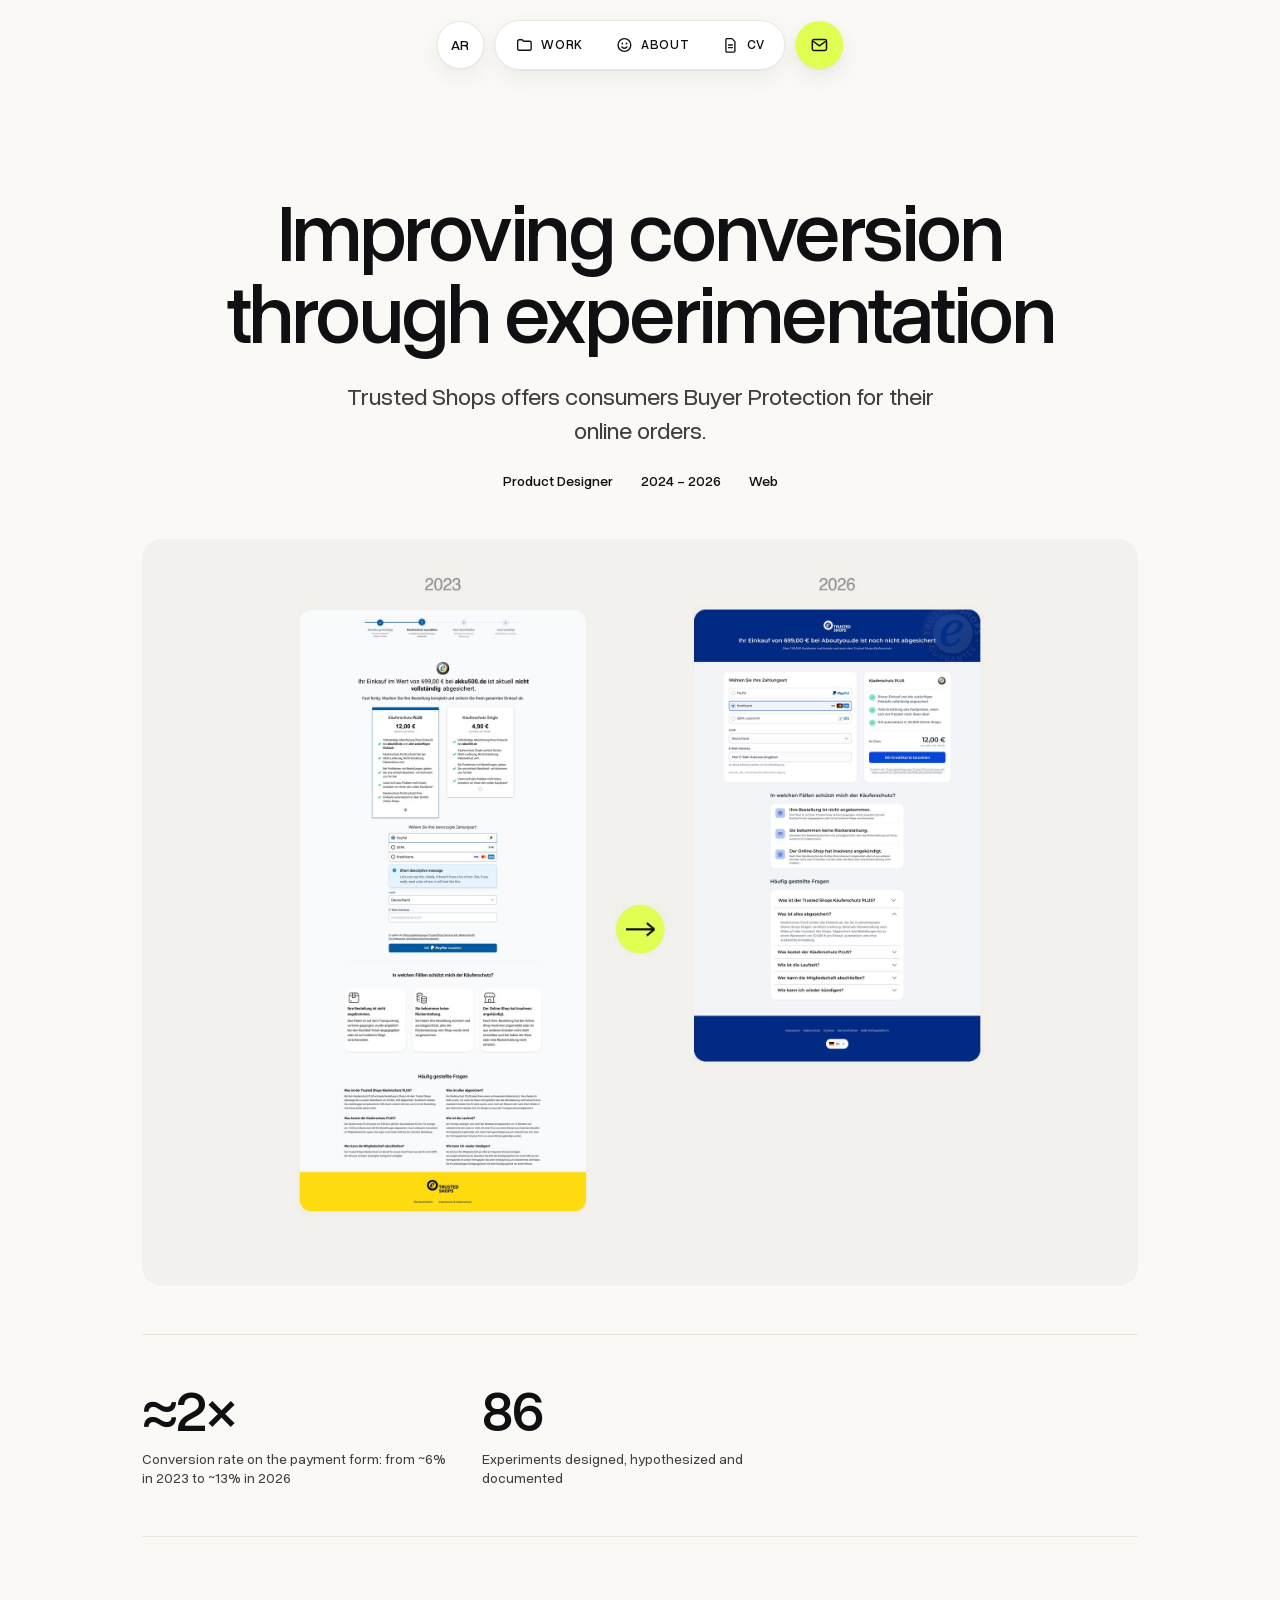
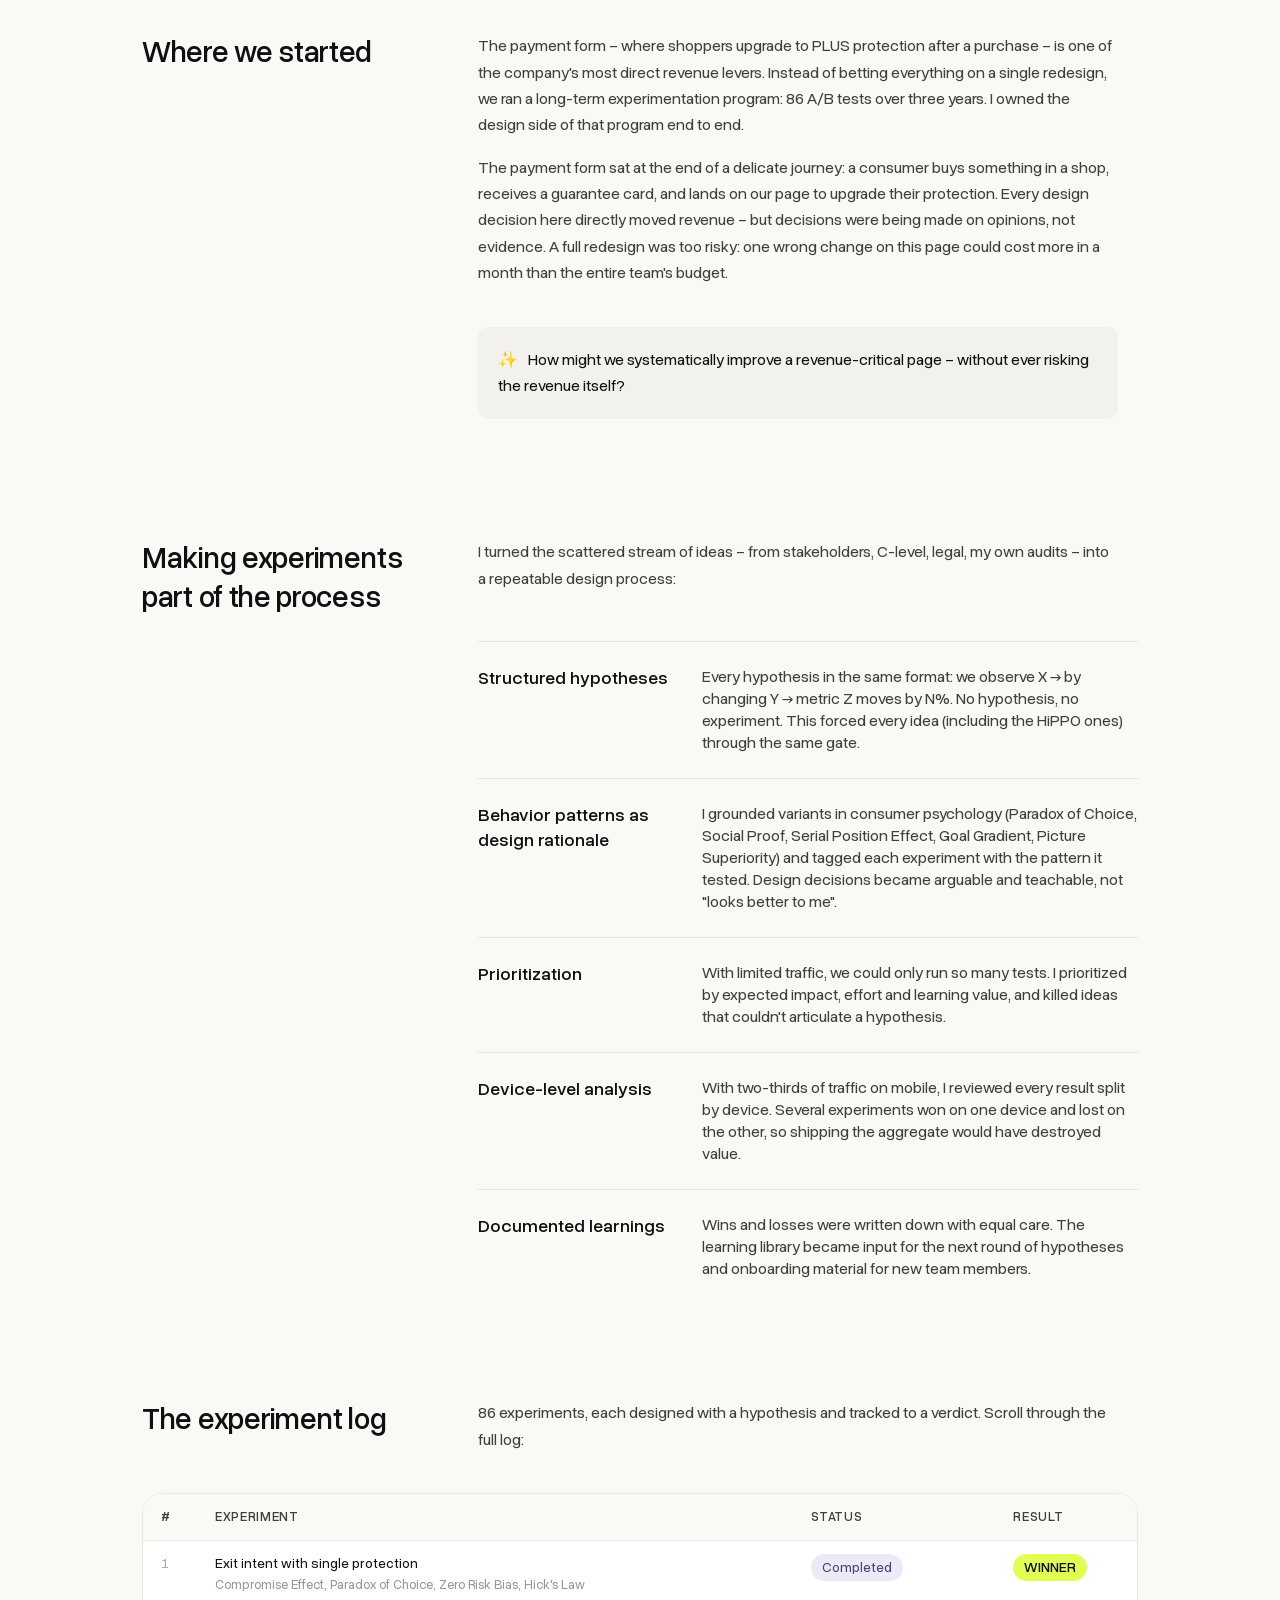
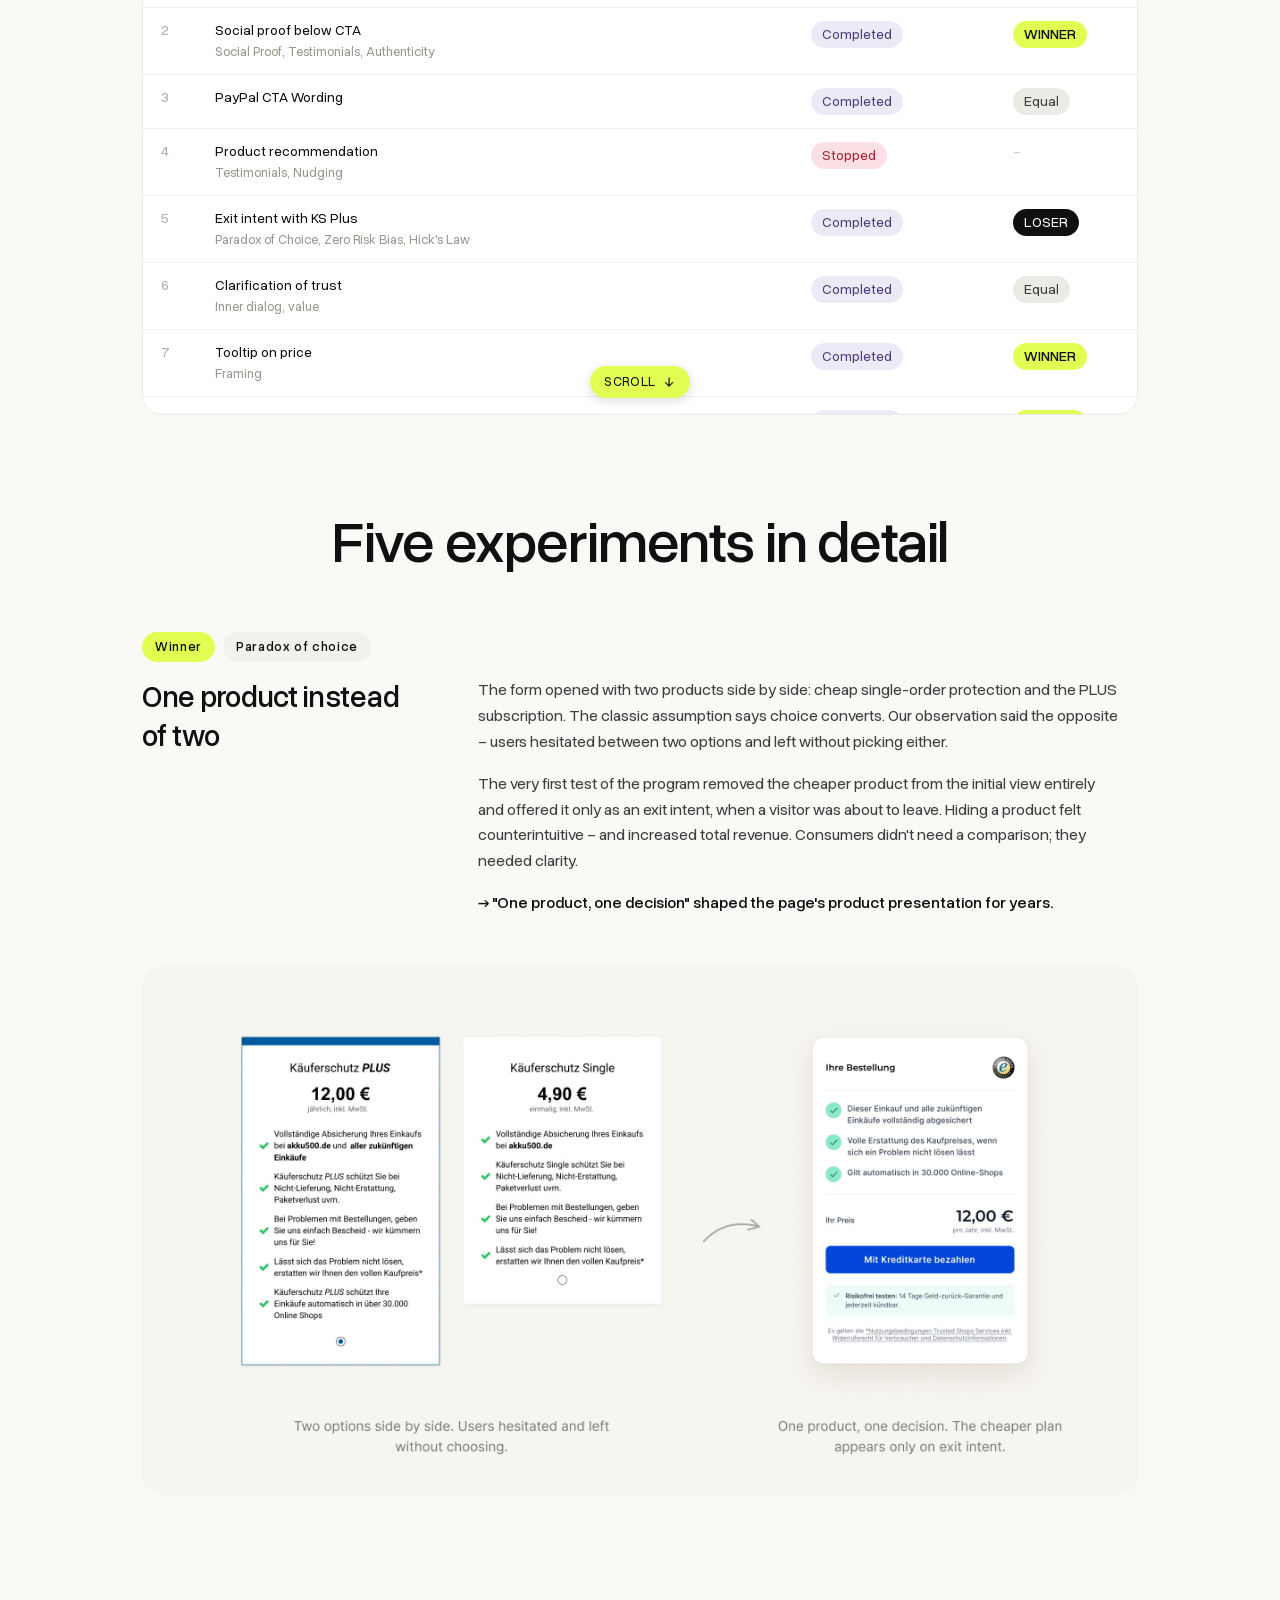
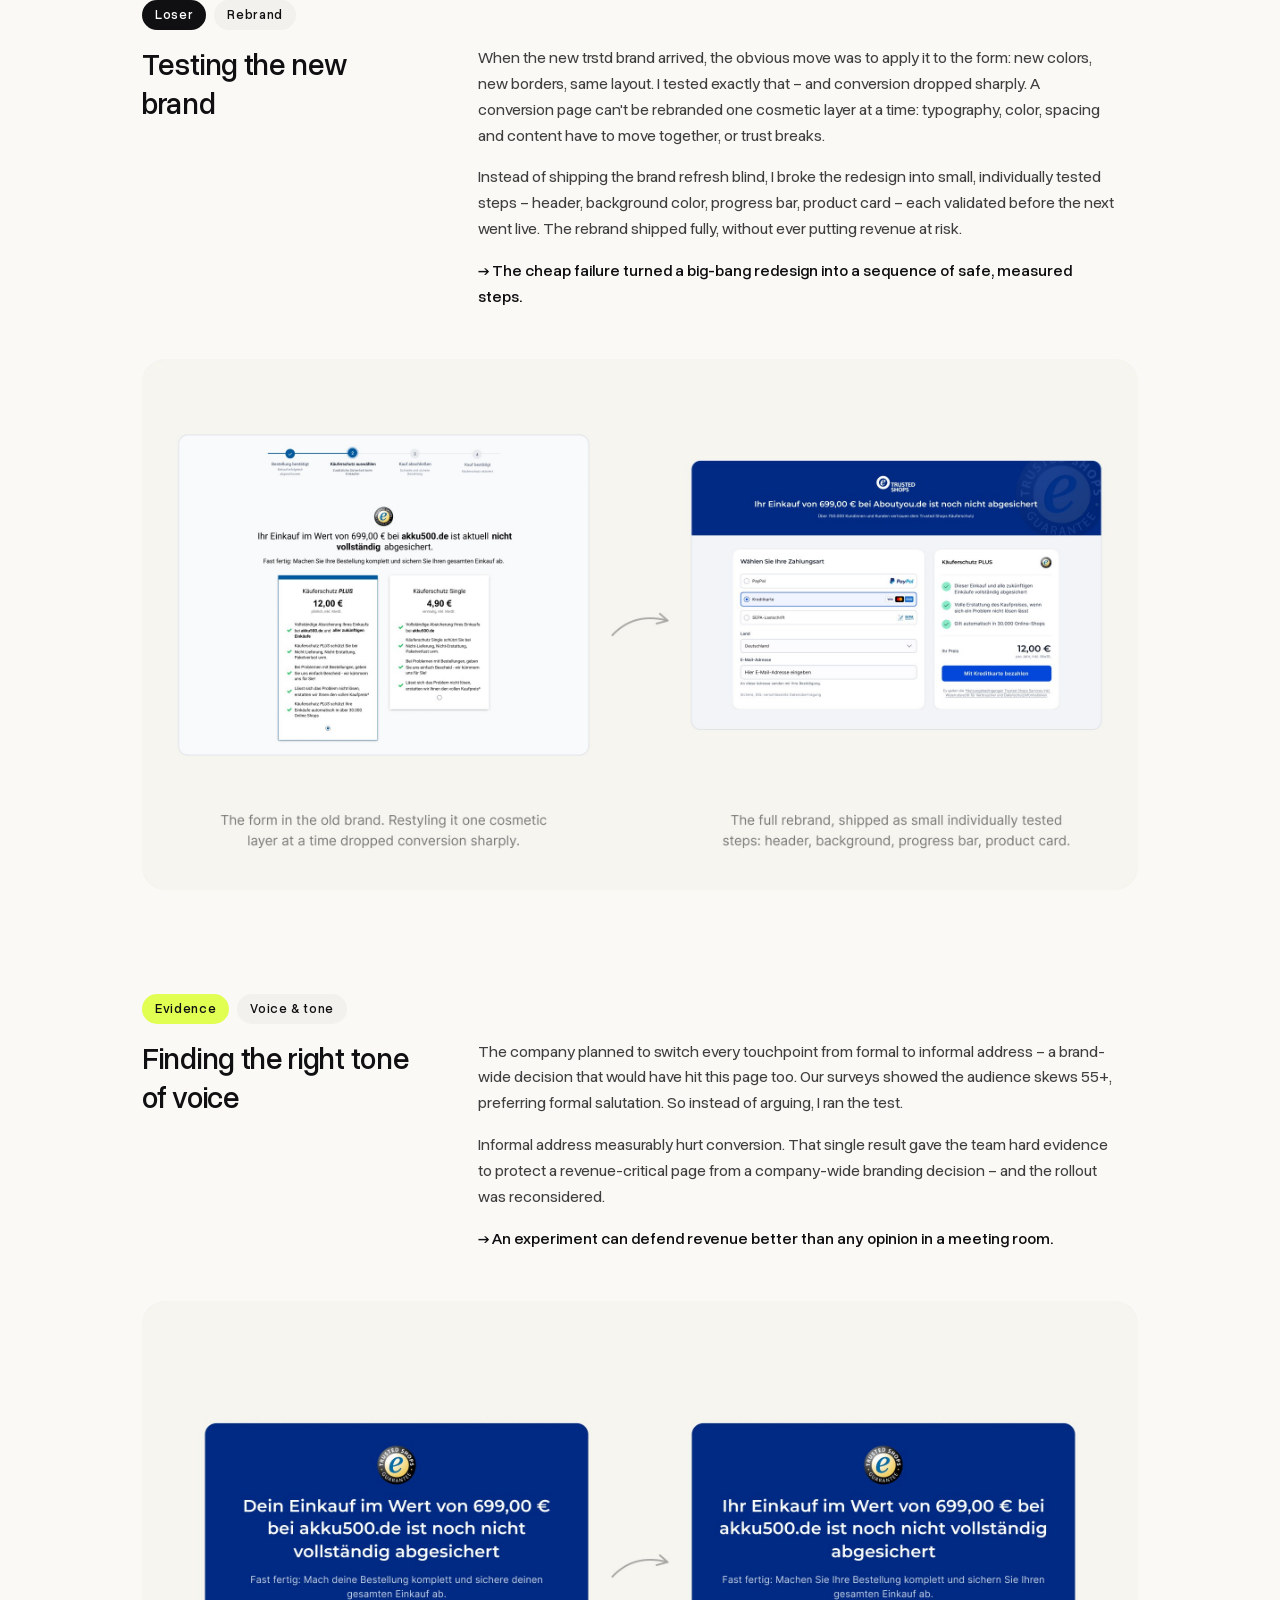
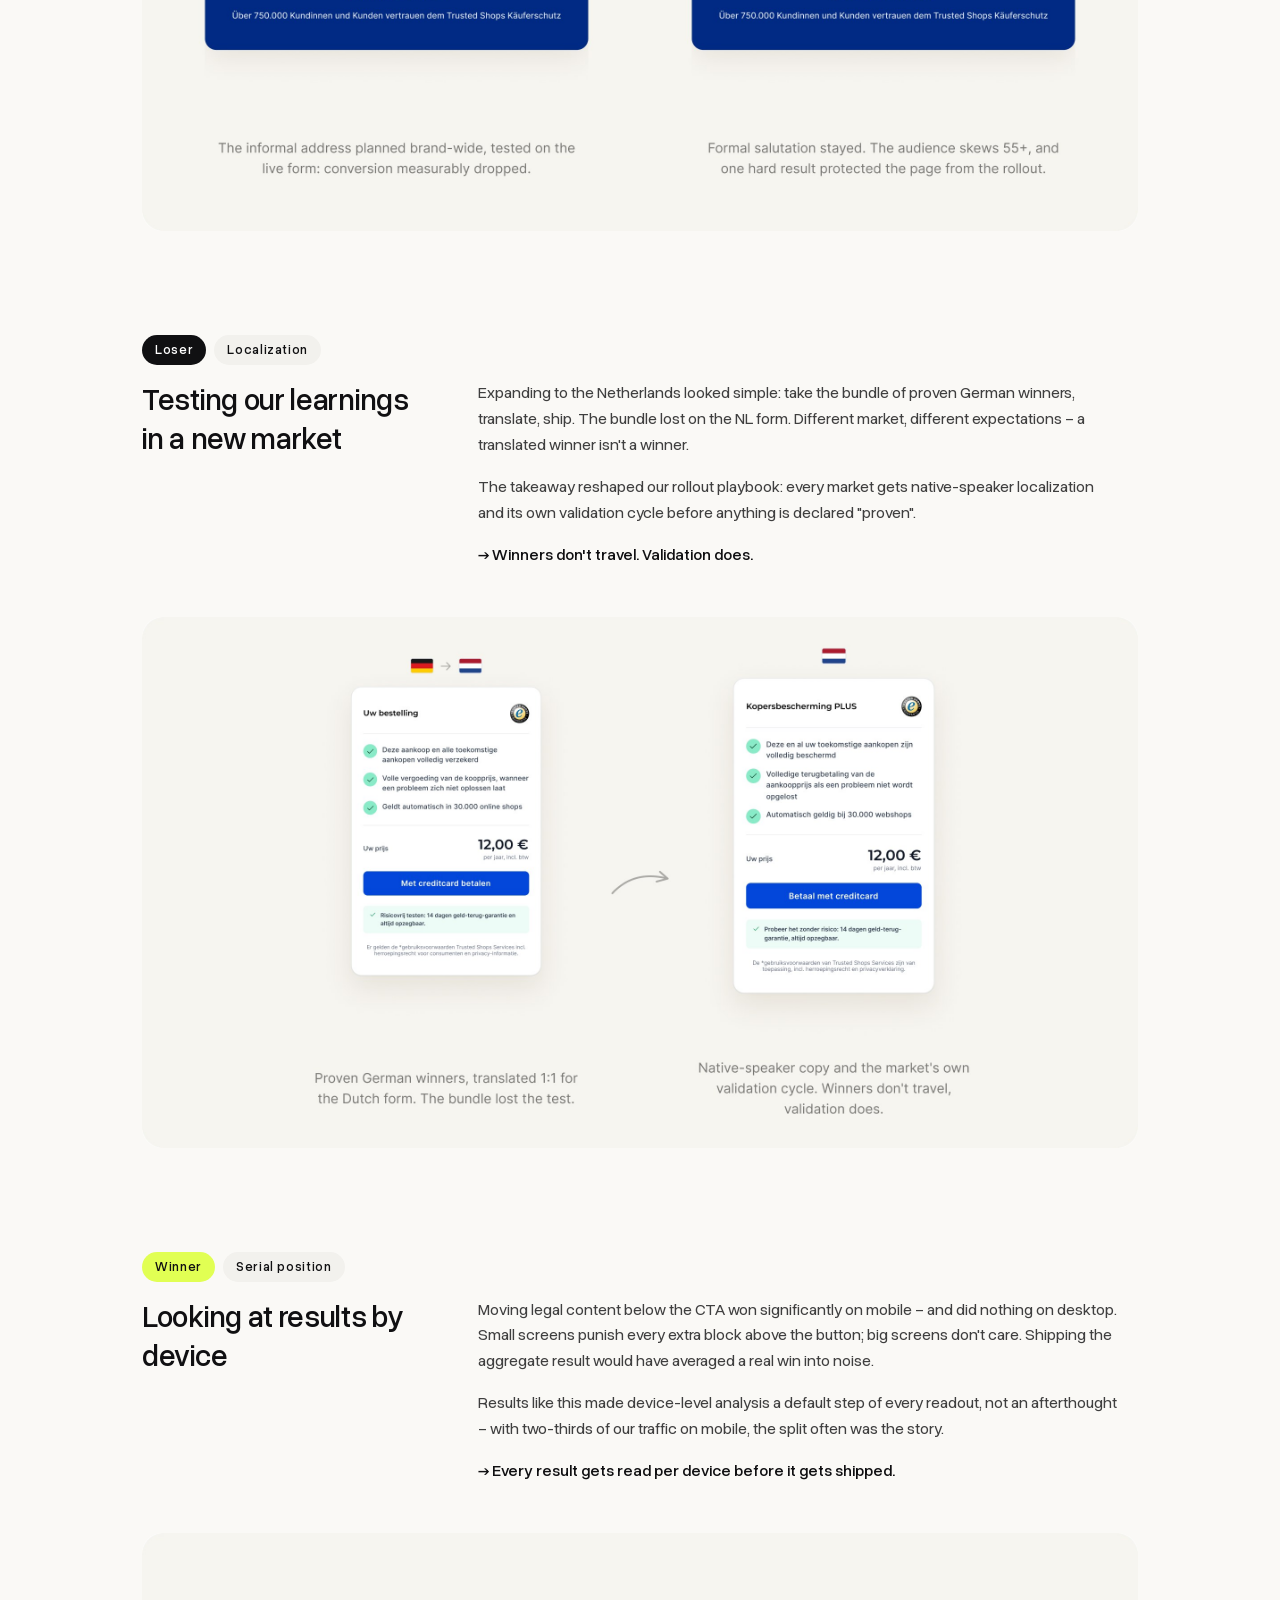
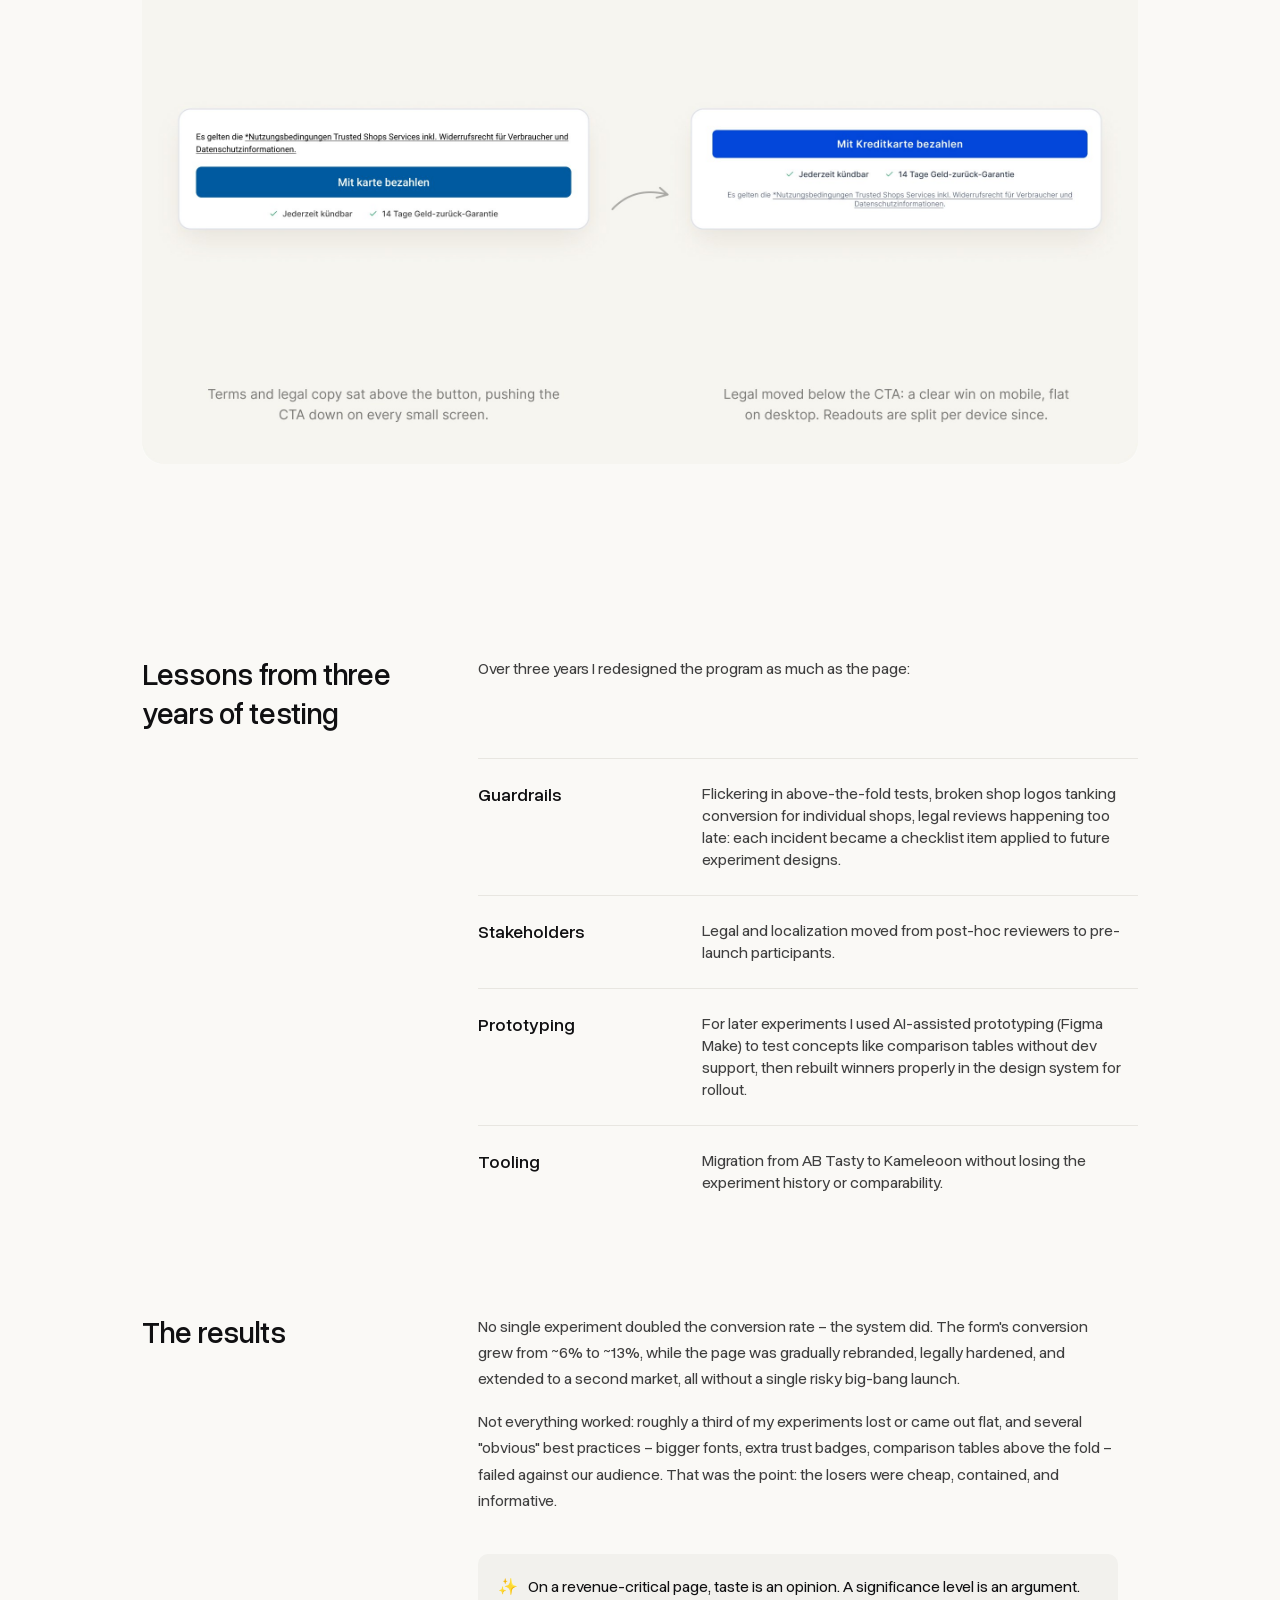
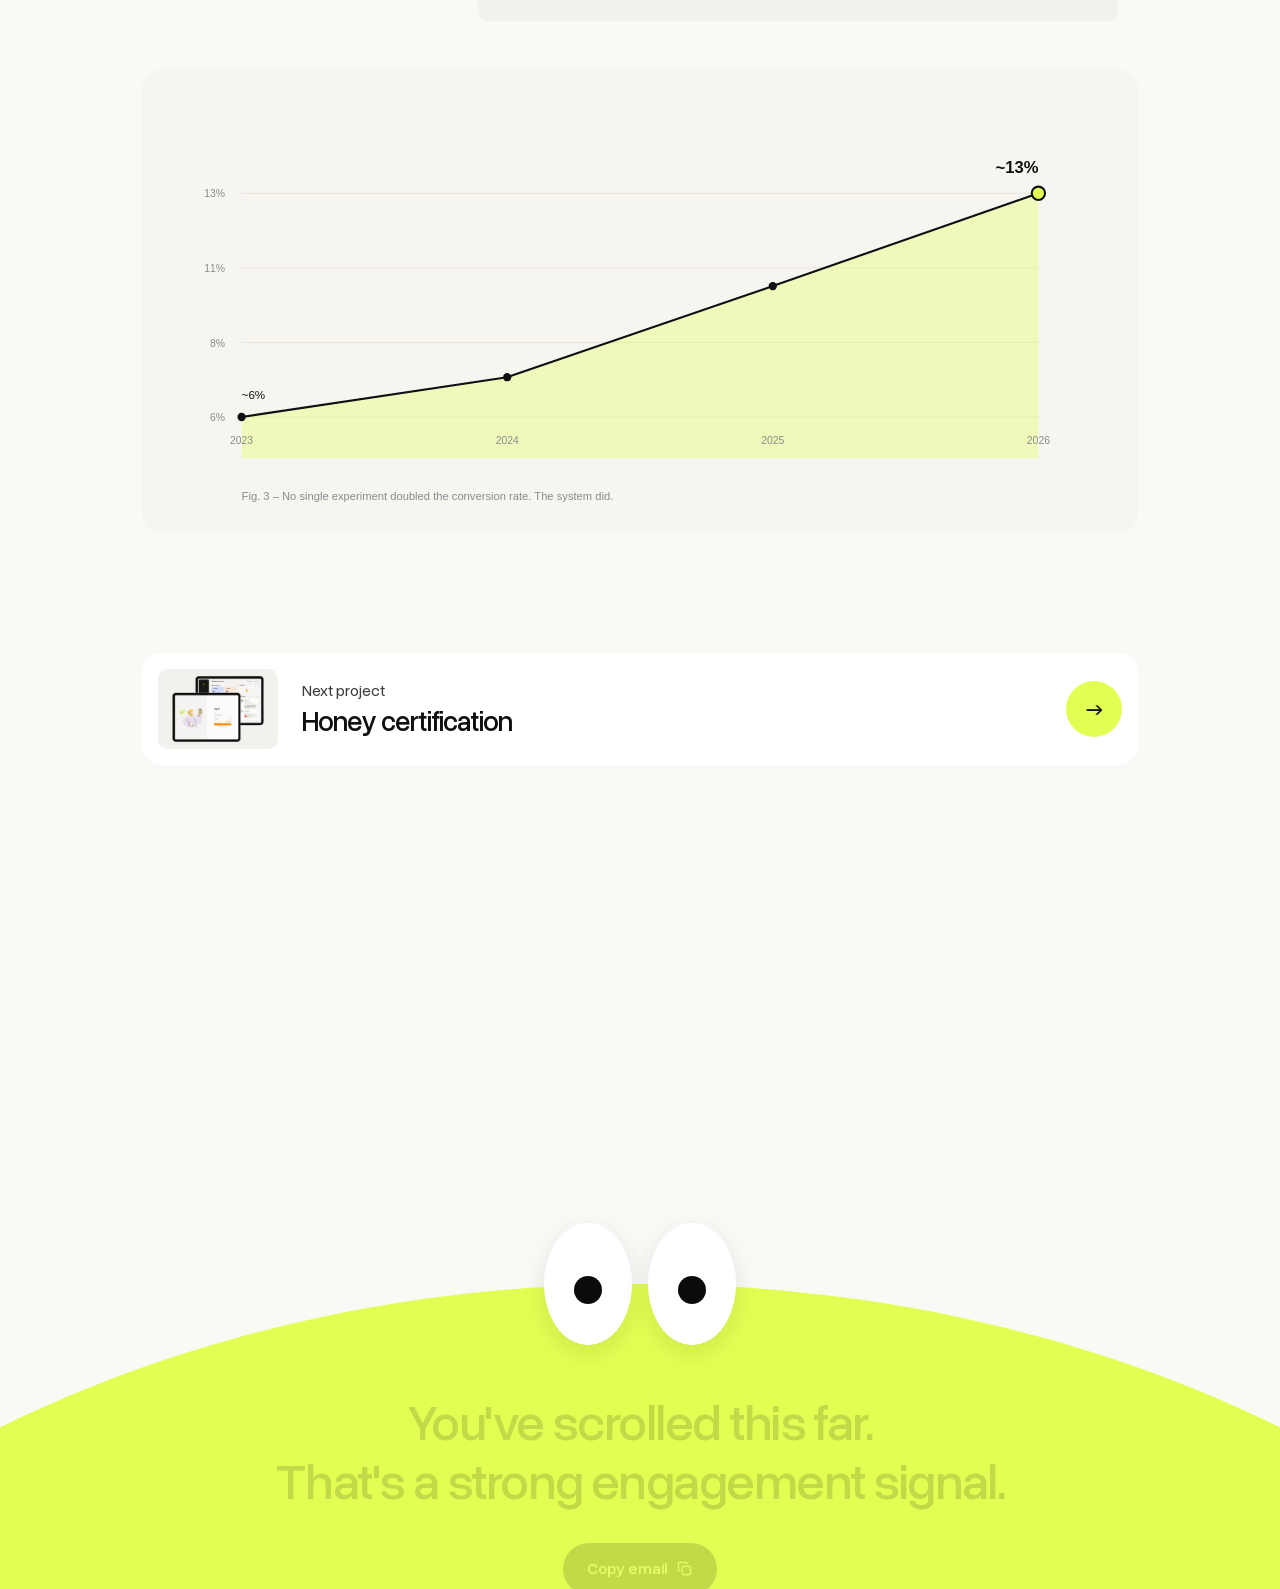
<file: case-payment-form.html>
<!DOCTYPE html>
<html lang="en">
<head>
  <meta charset="UTF-8">
  <meta name="viewport" content="width=device-width, initial-scale=1.0">
  <title>Payment form – Alexandra Rott</title>
  <link rel="preconnect" href="https://fonts.googleapis.com">
  <link rel="preconnect" href="https://fonts.gstatic.com" crossorigin>
  <link href="https://fonts.googleapis.com/css2?family=Instrument+Sans:ital,wght@0,400;0,500;0,600;1,400&family=Instrument+Serif:ital@0;1&display=swap" rel="stylesheet">
  <link rel="icon" type="image/svg+xml" href="favicon.svg">
  <link rel="preload" href="fonts/OverusedGrotesk-VF.woff2" as="font" type="font/woff2" crossorigin>
  <link rel="stylesheet" href="css/style.css?v=20261011n">
</head>
<body class="theme-ivory">

  <header class="site-header">
    <a class="monogram" href="index.html" aria-label="Home">AR</a>
    <nav class="nav-pill" aria-label="Main">
      <a href="index.html#work" class="nav-link is-active">
        <svg viewBox="0 0 24 24" class="nav-icon"><path d="M3 7a2 2 0 0 1 2-2h4l2 2h8a2 2 0 0 1 2 2v8a2 2 0 0 1-2 2H5a2 2 0 0 1-2-2V7z" fill="none" stroke="currentColor" stroke-width="1.8" stroke-linejoin="round"/></svg>
        Work
      </a>
      <a class="nav-link coming-soon nav-hide-mobile">
        <svg viewBox="0 0 24 24" class="nav-icon"><rect x="3.5" y="3.5" width="17" height="17" rx="3" fill="none" stroke="currentColor" stroke-width="1.8"/><circle cx="9" cy="9" r="1.6" fill="currentColor"/><path d="M4 17l5-5 4 4 3-3 4 4" fill="none" stroke="currentColor" stroke-width="1.8" stroke-linejoin="round"/></svg>
        Playground
      </a>
      <a href="about.html" class="nav-link">
        <svg viewBox="0 0 24 24" class="nav-icon"><circle cx="12" cy="12" r="8.5" fill="none" stroke="currentColor" stroke-width="1.8"/><circle cx="9.2" cy="10" r="1.2" fill="currentColor"/><circle cx="14.8" cy="10" r="1.2" fill="currentColor"/><path d="M8.5 14.5c.9 1.2 2.1 1.8 3.5 1.8s2.6-.6 3.5-1.8" fill="none" stroke="currentColor" stroke-width="1.8" stroke-linecap="round"/></svg>
        About
      </a>
      <a class="nav-link coming-soon">
        <svg viewBox="0 0 24 24" class="nav-icon"><path d="M7 3.5h7l4 4V20a1.5 1.5 0 0 1-1.5 1.5h-9A1.5 1.5 0 0 1 6 20V5A1.5 1.5 0 0 1 7.5 3.5z" fill="none" stroke="currentColor" stroke-width="1.8" stroke-linejoin="round"/><path d="M9.5 12h5M9.5 15.5h5" stroke="currentColor" stroke-width="1.8" stroke-linecap="round"/></svg>
        CV
      </a>
    </nav>
    <a class="mail-button" href="mailto:workmail.alexandra@gmail.com" aria-label="Email me">
      <svg viewBox="0 0 24 24"><rect x="3.5" y="5.5" width="17" height="13" rx="2" fill="none" stroke="currentColor" stroke-width="1.8"/><path d="M4.5 7.5l7.5 5.5 7.5-5.5" fill="none" stroke="currentColor" stroke-width="1.8" stroke-linejoin="round"/></svg>
    </a>
  </header>

  <main class="case layout-split hero-poster no-pills">

    <!-- hero -->
    <section class="case-hero">
      <h1 class="case-title serif">Improving conversion through experimentation</h1>
      <p class="case-intro">Trusted Shops offers consumers Buyer Protection for their online orders.</p>

      <dl class="case-facts">
        <div><dt class="mono">Role</dt><dd>Product Designer</dd></div>
        <div><dt class="mono">Timeline</dt><dd>2024 – 2026</dd></div>
        <div><dt class="mono">Platform</dt><dd>Web</dd></div>
      </dl>
    </section>

    <!-- hero visual -->
    <div class="case-media case-media-hero is-img">
      <img src="assets/pf-before-after.jpg?v=f2" alt="The payment form in 2023 – two products side by side – and in 2026 – one product, numbered steps, trstd brand">
    </div>

    <!-- impact -->
    <section class="case-impact">
      <div class="impact-item">
        <p class="impact-num serif">≈2×</p>
        <p class="impact-label">Conversion rate on the payment form: from ~6% in 2023 to ~13% in 2026</p>
      </div>
      <div class="impact-item">
        <p class="impact-num serif">86</p>
        <p class="impact-label">Experiments designed, hypothesized and documented</p>
      </div>
    </section>

    <!-- problem -->
    <section class="case-section">
      <p class="case-kicker mono">Problem</p>
      <div class="case-body">
        <h2>Where we started</h2>
        <p>The payment form – where shoppers upgrade to PLUS protection after a purchase – is one of the company's most direct revenue levers. Instead of betting everything on a single redesign, we ran a long-term experimentation program: 86 A/B tests over three years. I owned the design side of that program end to end.</p>
        <p>The payment form sat at the end of a delicate journey: a consumer buys something in a shop, receives a guarantee card, and lands on our page to upgrade their protection. Every design decision here directly moved revenue – but decisions were being made on opinions, not evidence. A full redesign was too risky: one wrong change on this page could cost more in a month than the entire team's budget.</p>
        <p class="case-quote serif">How might we systematically improve a revenue-critical page – without ever risking the revenue itself?</p>
      </div>
    </section>

    <!-- approach -->
    <section class="case-section">
      <p class="case-kicker mono">Approach</p>
      <div class="case-body">
        <h2>Making experiments part of the process</h2>
        <p>I turned the scattered stream of ideas – from stakeholders, C-level, legal, my own audits – into a repeatable design process:</p>
      </div>
      <div class="metrics">
        <div class="metric-row">
          <p class="metric-name">Structured hypotheses</p>
          <p class="metric-text">Every hypothesis in the same format: we observe X → by changing Y → metric Z moves by N%. No hypothesis, no experiment. This forced every idea (including the HiPPO ones) through the same gate.</p>
        </div>
        <div class="metric-row">
          <p class="metric-name">Behavior patterns as design rationale</p>
          <p class="metric-text">I grounded variants in consumer psychology (Paradox of Choice, Social Proof, Serial Position Effect, Goal Gradient, Picture Superiority) and tagged each experiment with the pattern it tested. Design decisions became arguable and teachable, not "looks better to me".</p>
        </div>
        <div class="metric-row">
          <p class="metric-name">Prioritization</p>
          <p class="metric-text">With limited traffic, we could only run so many tests. I prioritized by expected impact, effort and learning value, and killed ideas that couldn't articulate a hypothesis.</p>
        </div>
        <div class="metric-row">
          <p class="metric-name">Device-level analysis</p>
          <p class="metric-text">With two-thirds of traffic on mobile, I reviewed every result split by device. Several experiments won on one device and lost on the other, so shipping the aggregate would have destroyed value.</p>
        </div>
        <div class="metric-row">
          <p class="metric-name">Documented learnings</p>
          <p class="metric-text">Wins and losses were written down with equal care. The learning library became input for the next round of hypotheses and onboarding material for new team members.</p>
        </div>
      </div>
    </section>

    <!-- experiment log -->
    <section class="case-section">
      <p class="case-kicker mono">Experiment log</p>
      <div class="case-body">
        <h2>The experiment log</h2>
        <p>86 experiments, each designed with a hypothesis and tracked to a verdict. Scroll through the full log:</p>
      </div>
      <figure class="table-scroll">
        <div class="table-scroll-frame">
          <div class="table-scroll-viewport js-table-scroll">
            <table class="exp-table"><thead><tr><th>#</th><th>Experiment</th><th>Status</th><th>Result</th></tr></thead><tbody><tr><td class="c-num">1</td><td class="c-exp"><span class="exp-name">Exit intent with single protection</span><span class="exp-pattern">Compromise Effect, Paradox of Choice, Zero Risk Bias, Hick&#x27;s Law</span></td><td><span class="st st-done">Completed</span></td><td><span class="res rs-win">WINNER</span></td></tr><tr><td class="c-num">2</td><td class="c-exp"><span class="exp-name">Social proof below CTA</span><span class="exp-pattern">Social Proof, Testimonials, Authenticity</span></td><td><span class="st st-done">Completed</span></td><td><span class="res rs-win">WINNER</span></td></tr><tr><td class="c-num">3</td><td class="c-exp"><span class="exp-name">PayPal CTA Wording</span></td><td><span class="st st-done">Completed</span></td><td><span class="res rs-eq">Equal</span></td></tr><tr><td class="c-num">4</td><td class="c-exp"><span class="exp-name">Product recommendation</span><span class="exp-pattern">Testimonials, Nudging</span></td><td><span class="st st-stop">Stopped</span></td><td><span class="res-none">–</span></td></tr><tr><td class="c-num">5</td><td class="c-exp"><span class="exp-name">Exit intent with KS Plus</span><span class="exp-pattern">Paradox of Choice, Zero Risk Bias, Hick&#x27;s Law</span></td><td><span class="st st-done">Completed</span></td><td><span class="res rs-loss">LOSER</span></td></tr><tr><td class="c-num">6</td><td class="c-exp"><span class="exp-name">Clarification of trust</span><span class="exp-pattern">Inner dialog, value</span></td><td><span class="st st-done">Completed</span></td><td><span class="res rs-eq">Equal</span></td></tr><tr><td class="c-num">7</td><td class="c-exp"><span class="exp-name">Tooltip on price</span><span class="exp-pattern">Framing</span></td><td><span class="st st-done">Completed</span></td><td><span class="res rs-win">WINNER</span></td></tr><tr><td class="c-num">8</td><td class="c-exp"><span class="exp-name">Reason Why</span><span class="exp-pattern">Reason Why</span></td><td><span class="st st-done">Completed</span></td><td><span class="res rs-win">WINNER</span></td></tr><tr><td class="c-num">9</td><td class="c-exp"><span class="exp-name">ADA integration</span></td><td><span class="st st-stop">Stopped</span></td><td><span class="res-none">–</span></td></tr><tr><td class="c-num">10</td><td class="c-exp"><span class="exp-name">Product benefits</span><span class="exp-pattern">Trust, Value</span></td><td><span class="st st-done">Completed</span></td><td><span class="res rs-eq">Equal</span></td></tr><tr><td class="c-num">11</td><td class="c-exp"><span class="exp-name">Subheadlines with behavior patterns</span><span class="exp-pattern">Completion, Scarcity, Cheering</span></td><td><span class="st st-done">Completed</span></td><td><span class="res rs-win">WINNER</span></td></tr><tr><td class="c-num">12</td><td class="c-exp"><span class="exp-name">Adjusted FAQs</span></td><td><span class="st st-done">Completed</span></td><td><span class="res rs-loss">LOSER</span></td></tr><tr><td class="c-num">13</td><td class="c-exp"><span class="exp-name">Social Proof</span><span class="exp-pattern">Trust, Value</span></td><td><span class="st st-done">Completed</span></td><td><span class="res rs-eq">Equal</span></td></tr><tr><td class="c-num">14</td><td class="c-exp"><span class="exp-name">Mobiles Produktdesign</span></td><td><span class="st st-done">Completed</span></td><td><span class="res rs-loss">LOSER</span></td></tr><tr><td class="c-num">15</td><td class="c-exp"><span class="exp-name">Paymentmethods design</span><span class="exp-pattern">Cognitive ease</span></td><td><span class="st st-done">Completed</span></td><td><span class="res rs-win">WINNER</span></td></tr><tr><td class="c-num">16</td><td class="c-exp"><span class="exp-name">Form Labels</span><span class="exp-pattern">Order and Harmony</span></td><td><span class="st st-done">Completed</span></td><td><span class="res rs-loss">LOSER</span></td></tr><tr><td class="c-num">17</td><td class="c-exp"><span class="exp-name">Helios Design</span><span class="exp-pattern">Order and Harmony</span></td><td><span class="st st-done">Completed</span></td><td><span class="res rs-eq">Equal</span></td></tr><tr><td class="c-num">18</td><td class="c-exp"><span class="exp-name">mobile adjustments</span></td><td><span class="st st-done">Completed</span></td><td><span class="res rs-loss">LOSER</span></td></tr><tr><td class="c-num">19</td><td class="c-exp"><span class="exp-name">Consent Banner</span></td><td><span class="st st-done">Completed</span></td><td><span class="res rs-eq">Equal</span></td></tr><tr><td class="c-num">20</td><td class="c-exp"><span class="exp-name">shorten terms and conditions</span></td><td><span class="st st-done">Completed</span></td><td><span class="res rs-win">WINNER</span></td></tr><tr><td class="c-num">21</td><td class="c-exp"><span class="exp-name">disable credit card</span></td><td><span class="st st-done">Completed</span></td><td><span class="res rs-eq">Equal</span></td></tr><tr><td class="c-num">22</td><td class="c-exp"><span class="exp-name">Icons instead of checkmarks</span></td><td><span class="st st-done">Completed</span></td><td><span class="res rs-loss">LOSER</span></td></tr><tr><td class="c-num">23</td><td class="c-exp"><span class="exp-name">Highlighted H1 headline</span></td><td><span class="st st-done">Completed</span></td><td><span class="res rs-loss">LOSER</span></td></tr><tr><td class="c-num">24</td><td class="c-exp"><span class="exp-name">Paymentmethod wording</span></td><td><span class="st st-done">Completed</span></td><td><span class="res rs-loss">LOSER</span></td></tr><tr><td class="c-num">25</td><td class="c-exp"><span class="exp-name">legal protection</span></td><td><span class="st st-done">Completed</span></td><td><span class="res rs-loss">LOSER</span></td></tr><tr><td class="c-num">26</td><td class="c-exp"><span class="exp-name">FAQ Design</span></td><td><span class="st st-done">Completed</span></td><td><span class="res rs-loss">LOSER</span></td></tr><tr><td class="c-num">27</td><td class="c-exp"><span class="exp-name">Remove E-Mail input</span></td><td><span class="st st-done">Completed</span></td><td><span class="res rs-loss">LOSER</span></td></tr><tr><td class="c-num">28</td><td class="c-exp"><span class="exp-name">Sticky CTA</span></td><td><span class="st st-done">Completed</span></td><td><span class="res rs-win">WINNER</span></td></tr><tr><td class="c-num">29</td><td class="c-exp"><span class="exp-name">legal protection v2</span></td><td><span class="st st-done">Completed</span></td><td><span class="res rs-loss">LOSER</span></td></tr><tr><td class="c-num">30</td><td class="c-exp"><span class="exp-name">desktop pricing</span></td><td><span class="st st-done">Completed</span></td><td><span class="res rs-win">WINNER</span></td></tr><tr><td class="c-num">31</td><td class="c-exp"><span class="exp-name">mobile pricing design</span></td><td><span class="st st-done">Completed</span></td><td><span class="res rs-loss">LOSER</span></td></tr><tr><td class="c-num">32</td><td class="c-exp"><span class="exp-name">top banner</span></td><td><span class="st st-done">Completed</span></td><td><span class="res rs-win">WINNER</span></td></tr><tr><td class="c-num">33</td><td class="c-exp"><span class="exp-name">Top Banner v2</span></td><td><span class="st st-done">Completed</span></td><td><span class="res rs-win">WINNER</span></td></tr><tr><td class="c-num">34</td><td class="c-exp"><span class="exp-name">Sticky CTA white img</span></td><td><span class="st st-done">Completed</span></td><td><span class="res rs-eq">Equal</span></td></tr><tr><td class="c-num">35</td><td class="c-exp"><span class="exp-name">remove sepa address</span></td><td><span class="st st-done">Completed</span></td><td><span class="res rs-eq">Equal</span></td></tr><tr><td class="c-num">36</td><td class="c-exp"><span class="exp-name">Disable sticky PayPal cta</span></td><td><span class="st st-done">Completed</span></td><td><span class="res rs-win">WINNER</span></td></tr><tr><td class="c-num">37</td><td class="c-exp"><span class="exp-name">NL PF Q1 Experiment</span></td><td><span class="st st-done">Completed</span></td><td><span class="res rs-loss">LOSER</span></td></tr><tr><td class="c-num">38</td><td class="c-exp"><span class="exp-name">CTA instead of radio buttons</span></td><td><span class="st st-done">Completed</span></td><td><span class="res rs-loss">LOSER</span></td></tr><tr><td class="c-num">39</td><td class="c-exp"><span class="exp-name">DirectPlus purchase wording</span></td><td><span class="st st-stop">Stopped</span></td><td><span class="res rs-loss">LOSER</span></td></tr><tr><td class="c-num">40</td><td class="c-exp"><span class="exp-name">Redesign of the product card</span></td><td><span class="st st-done">Completed</span></td><td><span class="res rs-win">WINNER</span></td></tr><tr><td class="c-num">41</td><td class="c-exp"><span class="exp-name">Payment method design</span></td><td><span class="st st-done">Completed</span></td><td><span class="res rs-win">WINNER</span></td></tr><tr><td class="c-num">42</td><td class="c-exp"><span class="exp-name">Disable country selector</span></td><td><span class="st st-done">Completed</span></td><td><span class="res rs-eq">Equal</span></td></tr><tr><td class="c-num">43</td><td class="c-exp"><span class="exp-name">Productcard redesign - direct plus</span><span class="exp-pattern">Nudging</span></td><td><span class="st st-done">Completed</span></td><td><span class="res rs-loss">LOSER</span></td></tr><tr><td class="c-num">44</td><td class="c-exp"><span class="exp-name">Productcard redesign - tc pf</span><span class="exp-pattern">Nudging</span></td><td><span class="st st-done">Completed</span></td><td><span class="res rs-loss">LOSER</span></td></tr><tr><td class="c-num">45</td><td class="c-exp"><span class="exp-name">Add product subheadline</span></td><td><span class="st st-done">Completed</span></td><td><span class="res rs-eq">Equal</span></td></tr><tr><td class="c-num">46</td><td class="c-exp"><span class="exp-name">Buyer Personas</span><span class="exp-pattern">Mirroring</span></td><td><span class="st st-done">Completed</span></td><td><span class="res rs-eq">Equal</span></td></tr><tr><td class="c-num">47</td><td class="c-exp"><span class="exp-name">disable country selector</span></td><td><span class="st st-done">Completed</span></td><td><span class="res rs-eq">Equal</span></td></tr><tr><td class="c-num">48</td><td class="c-exp"><span class="exp-name">Buyer persona as slider</span><span class="exp-pattern">Mirroring</span></td><td><span class="st st-done">Completed</span></td><td><span class="res rs-eq">Equal</span></td></tr><tr><td class="c-num">49</td><td class="c-exp"><span class="exp-name">higher pricing for plus</span></td><td><span class="st st-done">Completed</span></td><td><span class="res rs-win">WINNER</span></td></tr><tr><td class="c-num">50</td><td class="c-exp"><span class="exp-name">Adding shopping bag visuals</span><span class="exp-pattern">Picture Superiority Effect</span></td><td><span class="st st-done">Completed</span></td><td><span class="res rs-loss">LOSER</span></td></tr><tr><td class="c-num">51</td><td class="c-exp"><span class="exp-name">Add protection amount in bulletpoints</span><span class="exp-pattern">Serial Position Effect</span></td><td><span class="st st-done">Completed</span></td><td><span class="res rs-loss">LOSER</span></td></tr><tr><td class="c-num">52</td><td class="c-exp"><span class="exp-name">trstd design</span></td><td><span class="st st-done">Completed</span></td><td><span class="res rs-loss">LOSER</span></td></tr><tr><td class="c-num">53</td><td class="c-exp"><span class="exp-name">move legal content</span></td><td><span class="st st-done">Completed</span></td><td><span class="res rs-win">WINNER</span></td></tr><tr><td class="c-num">54</td><td class="c-exp"><span class="exp-name">Product copy directplus</span></td><td><span class="st st-done">Completed</span></td><td><span class="res rs-loss">LOSER</span></td></tr><tr><td class="c-num">55</td><td class="c-exp"><span class="exp-name">Add Illustration and explanation below CTA</span></td><td><span class="st st-done">Completed</span></td><td><span class="res rs-win">WINNER</span></td></tr><tr><td class="c-num">56</td><td class="c-exp"><span class="exp-name">change subheadline</span></td><td><span class="st st-done">Completed</span></td><td><span class="res rs-loss">LOSER</span></td></tr><tr><td class="c-num">57</td><td class="c-exp"><span class="exp-name">add serial position high</span></td><td><span class="st st-done">Completed</span></td><td><span class="res rs-eq">Equal</span></td></tr><tr><td class="c-num">58</td><td class="c-exp"><span class="exp-name">Trustmark above content</span></td><td><span class="st st-done">Completed</span></td><td><span class="res rs-win">WINNER</span></td></tr><tr><td class="c-num">59</td><td class="c-exp"><span class="exp-name">Add Illustration and explanation below CTA - new design</span></td><td><span class="st st-done">Completed</span></td><td><span class="res rs-win">WINNER</span></td></tr><tr><td class="c-num">60</td><td class="c-exp"><span class="exp-name">add payment methods above CTA</span></td><td><span class="st st-done">Completed</span></td><td><span class="res rs-eq">Equal</span></td></tr><tr><td class="c-num">61</td><td class="c-exp"><span class="exp-name">enhance font size</span></td><td><span class="st st-done">Completed</span></td><td><span class="res rs-loss">LOSER</span></td></tr><tr><td class="c-num">62</td><td class="c-exp"><span class="exp-name">personalized product card on directplus</span></td><td><span class="st st-done">Completed</span></td><td><span class="res rs-eq">Equal</span></td></tr><tr><td class="c-num">63</td><td class="c-exp"><span class="exp-name">add shoplogo above the fold</span></td><td><span class="st st-done">Completed</span></td><td><span class="res rs-win">WINNER</span></td></tr><tr><td class="c-num">64</td><td class="c-exp"><span class="exp-name">change salutation</span></td><td><span class="st st-stop">Stopped</span></td><td><span class="res-none">–</span></td></tr><tr><td class="c-num">65</td><td class="c-exp"><span class="exp-name">add cookie consent</span></td><td><span class="st st-done">Completed</span></td><td><span class="res rs-win">WINNER</span></td></tr><tr><td class="c-num">66</td><td class="c-exp"><span class="exp-name">add comparison table</span></td><td><span class="st st-done">Completed</span></td><td><span class="res rs-loss">LOSER</span></td></tr><tr><td class="c-num">67</td><td class="c-exp"><span class="exp-name">add trust numbers below CTA</span></td><td><span class="st st-prog">In Design</span></td><td><span class="res-none">–</span></td></tr><tr><td class="c-num">68</td><td class="c-exp"><span class="exp-name">add consumer video</span><span class="exp-pattern">Social proof</span></td><td><span class="st st-done">Completed</span></td><td><span class="res rs-eq">Equal</span></td></tr><tr><td class="c-num">69</td><td class="c-exp"><span class="exp-name">change salutation (formal to informal)</span></td><td><span class="st st-done">Completed</span></td><td><span class="res rs-loss">LOSER</span></td></tr><tr><td class="c-num">70</td><td class="c-exp"><span class="exp-name">add progress bar</span><span class="exp-pattern">Goal Gradiant Effect</span></td><td><span class="st st-done">Completed</span></td><td><span class="res rs-win">WINNER</span></td></tr><tr><td class="c-num">71</td><td class="c-exp"><span class="exp-name">add comparison table</span></td><td><span class="st st-done">Completed</span></td><td><span class="res rs-win">WINNER</span></td></tr><tr><td class="c-num">72</td><td class="c-exp"><span class="exp-name">add branding for PLUS</span><span class="exp-pattern">Picture Superiority Effect</span></td><td><span class="st st-done">Completed</span></td><td><span class="res rs-win">WINNER</span></td></tr><tr><td class="c-num">73</td><td class="c-exp"><span class="exp-name">change page background color</span></td><td><span class="st st-done">Completed</span></td><td><span class="res rs-eq">Equal</span></td></tr><tr><td class="c-num">74</td><td class="c-exp"><span class="exp-name">copy iteration progress bar</span></td><td><span class="st st-done">Completed</span></td><td><span class="res rs-win">WINNER</span></td></tr><tr><td class="c-num">75</td><td class="c-exp"><span class="exp-name">add trust element below CTA</span></td><td><span class="st st-done">Completed</span></td><td><span class="res rs-eq">Equal</span></td></tr><tr><td class="c-num">76</td><td class="c-exp"><span class="exp-name">consent manager integration</span></td><td><span class="st st-done">Completed</span></td><td><span class="res rs-loss">LOSER</span></td></tr><tr><td class="c-num">77</td><td class="c-exp"><span class="exp-name">copy iteration stepper</span></td><td><span class="st st-done">Completed</span></td><td><span class="res rs-eq">Equal</span></td></tr><tr><td class="c-num">78</td><td class="c-exp"><span class="exp-name">copy iteration trust element below CTA</span></td><td><span class="st st-plan">In Planning</span></td><td><span class="res-none">–</span></td></tr><tr><td class="c-num">79</td><td class="c-exp"><span class="exp-name">redesign header in trstd design</span></td><td><span class="st st-plan">In Planning</span></td><td><span class="res-none">–</span></td></tr><tr><td class="c-num">80</td><td class="c-exp"><span class="exp-name">improve form label</span></td><td><span class="st st-prog">In Design</span></td><td><span class="res-none">–</span></td></tr><tr><td class="c-num">81</td><td class="c-exp"><span class="exp-name">fake product protection</span></td><td><span class="st st-done">Completed</span></td><td><span class="res rs-eq">Equal</span></td></tr><tr><td class="c-num">82</td><td class="c-exp"><span class="exp-name">DirectPlus design on personalized PF</span></td><td><span class="st st-done">Completed</span></td><td><span class="res rs-loss">LOSER</span></td></tr><tr><td class="c-num">83</td><td class="c-exp"><span class="exp-name">FAQs as accordion</span></td><td><span class="st st-done">Completed</span></td><td><span class="res rs-loss">LOSER</span></td></tr><tr><td class="c-num">84</td><td class="c-exp"><span class="exp-name">Add Form Field for Phone Number</span></td><td><span class="st st-dev">In Development</span></td><td><span class="res-none">–</span></td></tr><tr><td class="c-num">85</td><td class="c-exp"><span class="exp-name">Switching to Formal Address in NL</span></td><td><span class="st st-stop">Stopped</span></td><td><span class="res-none">–</span></td></tr><tr><td class="c-num">86</td><td class="c-exp"><span class="exp-name">adjust headline + subheadline</span></td><td><span class="st st-done">Completed</span></td><td><span class="res rs-loss">LOSER</span></td></tr></tbody></table>
          </div>
          <span class="scroll-cue" aria-hidden="true">Scroll<svg viewBox="0 0 24 24"><path d="M12 5v14M6 13l6 6 6-6" fill="none" stroke="currentColor" stroke-width="2" stroke-linecap="round" stroke-linejoin="round"/></svg></span>
        </div>
      </figure>
    </section>

    <!-- experiments -->
    <section class="case-section section-center">
      <div class="case-body">
        <h2>Five experiments in detail</h2>
      </div>

        <article class="story">
          <div class="story-head">
          <div class="story-tags">
            <span class="story-tag is-win mono">Winner</span>
            <span class="story-tag mono">Paradox of choice</span>
          </div>
          <h3>One product instead of two</h3>
          </div>
          <div class="story-body">
          <p>The form opened with two products side by side: cheap single-order protection and the PLUS subscription. The classic assumption says choice converts. Our observation said the opposite – users hesitated between two options and left without picking either.</p>
          <p>The very first test of the program removed the cheaper product from the initial view entirely and offered it only as an exit intent, when a visitor was about to leave. Hiding a product felt counterintuitive – and increased total revenue. Consumers didn't need a comparison; they needed clarity.</p>
          <p class="story-learning">→ "One product, one decision" shaped the page's product presentation for years.</p>          </div>
        </article>

      <div class="case-media is-img story-media">
        <img src="assets/pf-story-1.jpg?v=2" alt="Before and after: two products side by side versus one product with the cheaper plan as exit intent" loading="lazy">
      </div>

        <article class="story">
          <div class="story-head">
          <div class="story-tags">
            <span class="story-tag is-loss mono">Loser</span>
            <span class="story-tag mono">Rebrand</span>
          </div>
          <h3>Testing the new brand</h3>
          </div>
          <div class="story-body">
          <p>When the new trstd brand arrived, the obvious move was to apply it to the form: new colors, new borders, same layout. I tested exactly that – and conversion dropped sharply. A conversion page can't be rebranded one cosmetic layer at a time: typography, color, spacing and content have to move together, or trust breaks.</p>
          <p>Instead of shipping the brand refresh blind, I broke the redesign into small, individually tested steps – header, background color, progress bar, product card – each validated before the next went live. The rebrand shipped fully, without ever putting revenue at risk.</p>
          <p class="story-learning">→ The cheap failure turned a big-bang redesign into a sequence of safe, measured steps.</p>          </div>
        </article>

      <div class="case-media is-img story-media">
        <img src="assets/pf-story-2.jpg?v=2" alt="The one-layer rebrand that lost versus the step-by-step tested rollout" loading="lazy">
      </div>

        <article class="story">
          <div class="story-head">
          <div class="story-tags">
            <span class="story-tag is-win mono">Evidence</span>
            <span class="story-tag mono">Voice &amp; tone</span>
          </div>
          <h3>Finding the right tone of voice</h3>
          </div>
          <div class="story-body">
          <p>The company planned to switch every touchpoint from formal to informal address – a brand-wide decision that would have hit this page too. Our surveys showed the audience skews 55+, preferring formal salutation. So instead of arguing, I ran the test.</p>
          <p>Informal address measurably hurt conversion. That single result gave the team hard evidence to protect a revenue-critical page from a company-wide branding decision – and the rollout was reconsidered.</p>
          <p class="story-learning">→ An experiment can defend revenue better than any opinion in a meeting room.</p>          </div>
        </article>

      <div class="case-media is-img story-media">
        <img src="assets/pf-story-3.jpg" alt="Informal versus formal salutation on the payment form headline" loading="lazy">
      </div>

        <article class="story">
          <div class="story-head">
          <div class="story-tags">
            <span class="story-tag is-loss mono">Loser</span>
            <span class="story-tag mono">Localization</span>
          </div>
          <h3>Testing our learnings in a new market</h3>
          </div>
          <div class="story-body">
          <p>Expanding to the Netherlands looked simple: take the bundle of proven German winners, translate, ship. The bundle lost on the NL form. Different market, different expectations – a translated winner isn't a winner.</p>
          <p>The takeaway reshaped our rollout playbook: every market gets native-speaker localization and its own validation cycle before anything is declared "proven".</p>
          <p class="story-learning">→ Winners don't travel. Validation does.</p>          </div>
        </article>

      <div class="case-media is-img story-media">
        <img src="assets/pf-story-4.jpg" alt="German winners bundled versus the natively localized Dutch form" loading="lazy">
      </div>

        <article class="story">
          <div class="story-head">
          <div class="story-tags">
            <span class="story-tag is-win mono">Winner</span>
            <span class="story-tag mono">Serial position</span>
          </div>
          <h3>Looking at results by device</h3>
          </div>
          <div class="story-body">
          <p>Moving legal content below the CTA won significantly on mobile – and did nothing on desktop. Small screens punish every extra block above the button; big screens don't care. Shipping the aggregate result would have averaged a real win into noise.</p>
          <p>Results like this made device-level analysis a default step of every readout, not an afterthought – with two-thirds of our traffic on mobile, the split often was the story.</p>
          <p class="story-learning">→ Every result gets read per device before it gets shipped.</p>          </div>
        </article>

      <div class="case-media is-img story-media">
        <img src="assets/pf-story-5.jpg" alt="Legal content above versus below the CTA on mobile" loading="lazy">
      </div>
    </section>

    <!-- evolution -->
    <section class="case-section">
      <p class="case-kicker mono">Evolution</p>
      <div class="case-body">
        <h2>Lessons from three years of testing</h2>
        <p>Over three years I redesigned the program as much as the page:</p>
      </div>
      <div class="metrics">
        <div class="metric-row">
          <p class="metric-name">Guardrails</p>
          <p class="metric-text">Flickering in above-the-fold tests, broken shop logos tanking conversion for individual shops, legal reviews happening too late: each incident became a checklist item applied to future experiment designs.</p>
        </div>
        <div class="metric-row">
          <p class="metric-name">Stakeholders</p>
          <p class="metric-text">Legal and localization moved from post-hoc reviewers to pre-launch participants.</p>
        </div>
        <div class="metric-row">
          <p class="metric-name">Prototyping</p>
          <p class="metric-text">For later experiments I used AI-assisted prototyping (Figma Make) to test concepts like comparison tables without dev support, then rebuilt winners properly in the design system for rollout.</p>
        </div>
        <div class="metric-row">
          <p class="metric-name">Tooling</p>
          <p class="metric-text">Migration from AB Tasty to Kameleoon without losing the experiment history or comparability.</p>
        </div>
      </div>
      <!-- hidden for now: <div class="case-media" style="margin-top: 40px"><span>The form over the years: 2023 → 2024 → 2025 → 2026</span></div> -->
    </section>

    <!-- outcome -->
    <section class="case-section">
      <p class="case-kicker mono">Outcome</p>
      <div class="case-body">
        <h2>The results</h2>
        <p>No single experiment doubled the conversion rate – the system did. The form's conversion grew from ~6% to ~13%, while the page was gradually rebranded, legally hardened, and extended to a second market, all without a single risky big-bang launch.</p>
        <p>Not everything worked: roughly a third of my experiments lost or came out flat, and several "obvious" best practices – bigger fonts, extra trust badges, comparison tables above the fold – failed against our audience. That was the point: the losers were cheap, contained, and informative.</p>
        <p class="case-quote serif">On a revenue-critical page, taste is an opinion. A significance level is an argument.</p>
      </div>
      <div class="case-media is-img">
        <img src="assets/pf-cr-chart.svg?v=2" data-anim="wipe-lr" alt="Conversion growth from about 6% in 2023 to about 13% in 2026" loading="lazy">
      </div>
    </section>

    <!-- next -->
    <a class="case-next" href="case-honey.html">
      <span class="next-thumb"><img src="assets/honey-cover.jpg" alt="" loading="lazy"></span>
      <span class="next-text">
        <span class="next-label">Next project</span>
        <span class="case-next-name">Honey certification</span>
      </span>
      <span class="next-go" aria-hidden="true">→</span>
    </a>

  </main>

  <footer class="dome-footer">
    <div class="dome-bg" aria-hidden="true"></div>
    <div class="dome-eyes" aria-hidden="true">
      <span class="d-eye"><span class="d-pupil"></span></span>
      <span class="d-eye"><span class="d-pupil"></span></span>
    </div>
    <div class="dome-content">
      <p class="dome-title">You've scrolled this far.<br>That's a strong engagement signal.</p>
      <button class="copy-email dome-copy js-copy-email" data-email="workmail.alexandra@gmail.com">
        Copy email
        <svg viewBox="0 0 24 24"><rect x="8.5" y="8.5" width="12" height="12" rx="2.5" fill="none" stroke="currentColor" stroke-width="1.8"/><path d="M15.5 5.5v-1a1 1 0 0 0-1-1h-10a1 1 0 0 0-1 1v10a1 1 0 0 0 1 1h1" fill="none" stroke="currentColor" stroke-width="1.8"/></svg>
      </button>
      <div class="dome-bottom mono"><span>© 2026 Alexandra Rott</span><span>Built with love</span></div>
    </div>
  </footer>

  <script src="js/footer.js?v=20260709f"></script>
  <script src="js/coming-soon.js?v=20261009e"></script>
  <script src="js/reveal.js?v=20260709f"></script>
  <script>
    document.querySelectorAll('.js-table-scroll').forEach(function (vp) {
      const frame = vp.closest('.table-scroll-frame');
      vp.addEventListener('scroll', function () {
        frame.classList.toggle('is-scrolled', vp.scrollTop > 12);
        frame.classList.toggle('is-end', vp.scrollTop + vp.clientHeight >= vp.scrollHeight - 4);
      }, { passive: true });
    });
  </script>
  <script data-goatcounter="https://alexproductb2b.goatcounter.com/count"
          async src="//gc.zgo.at/count.js"></script>
</body>
</html>
</file>
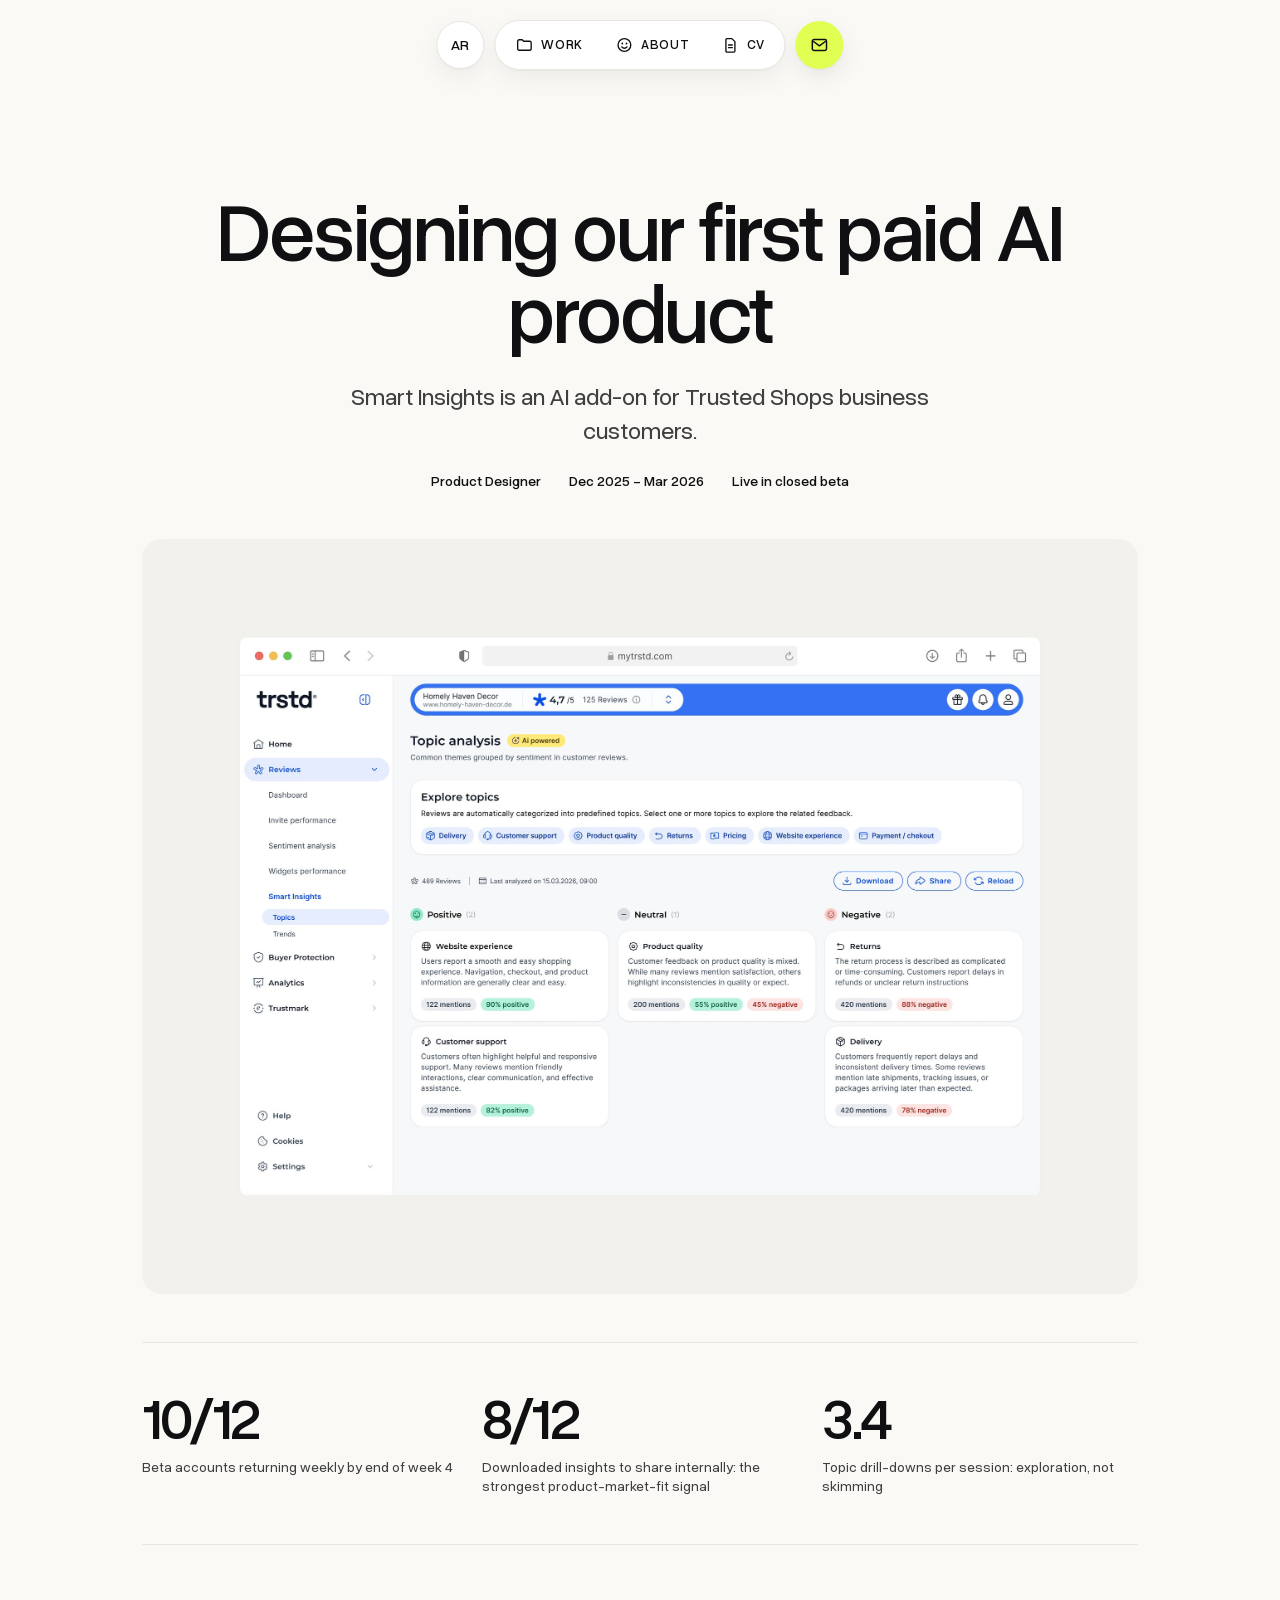
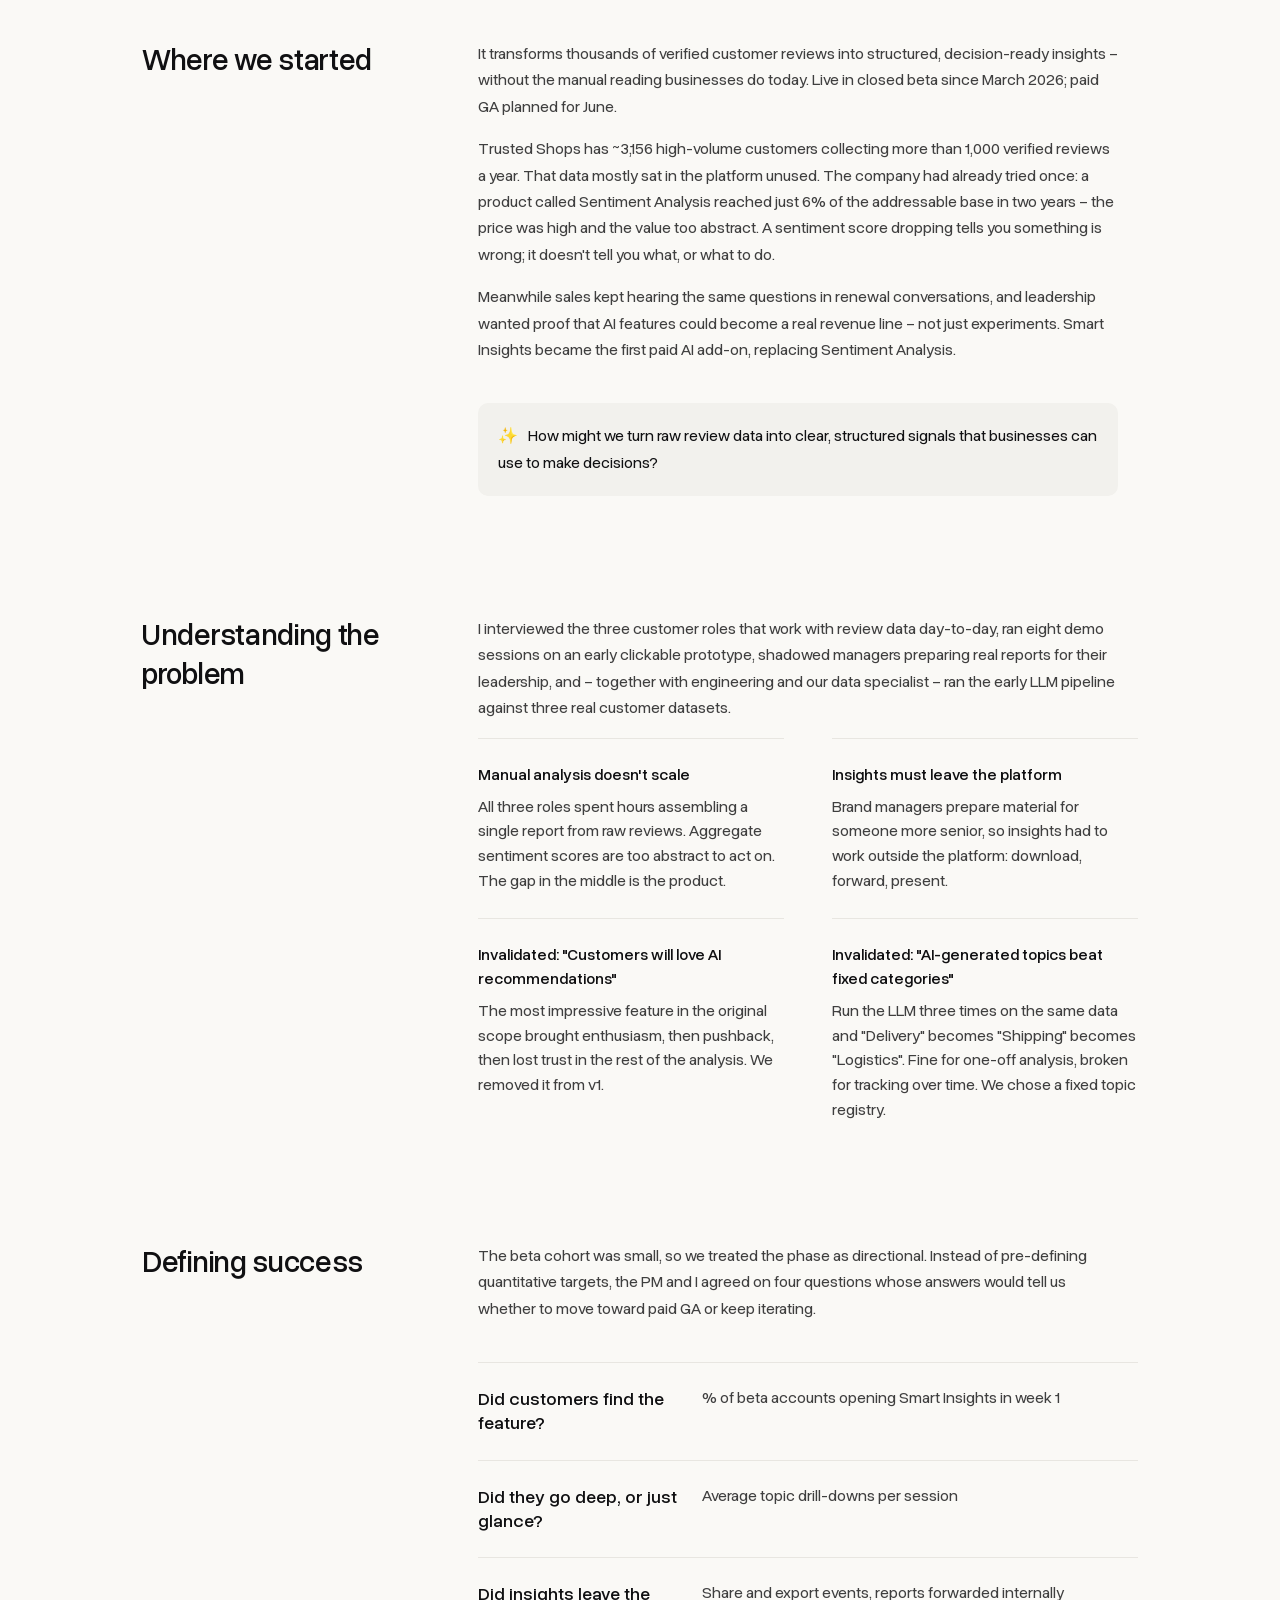
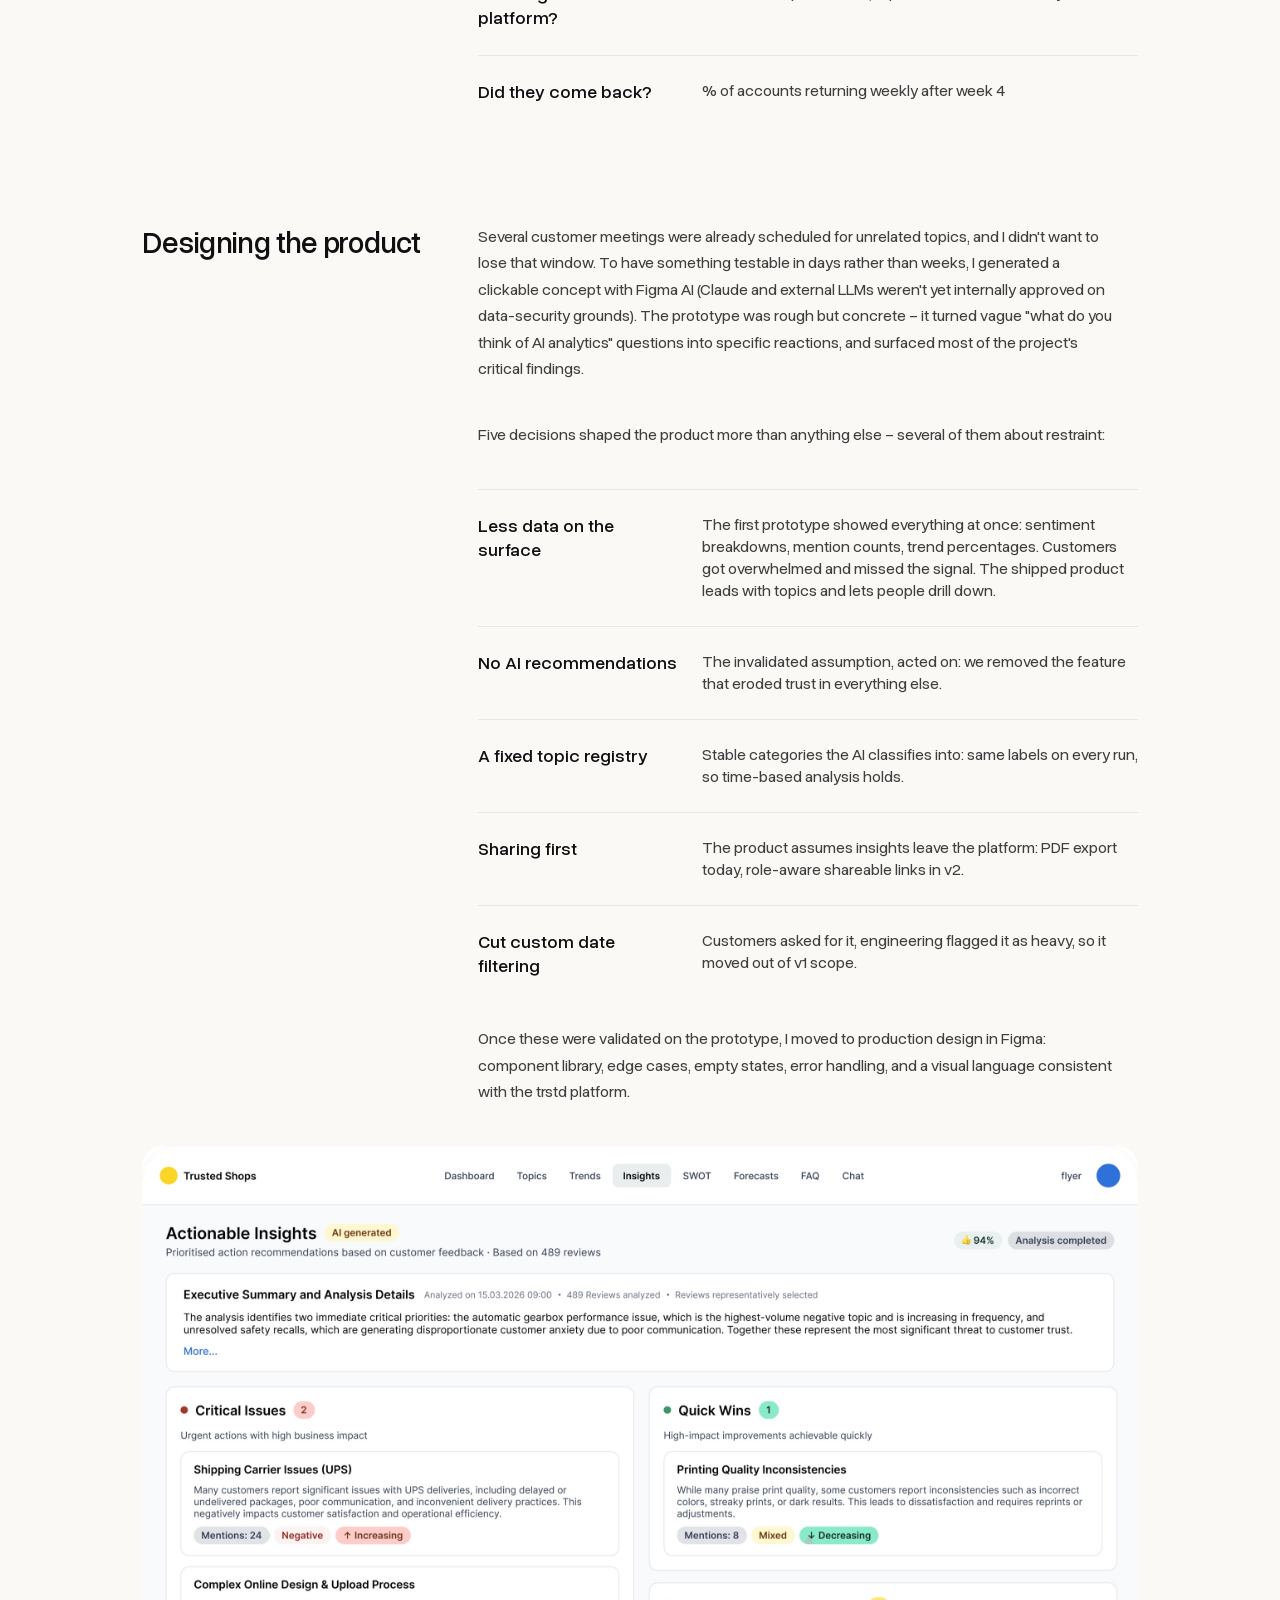
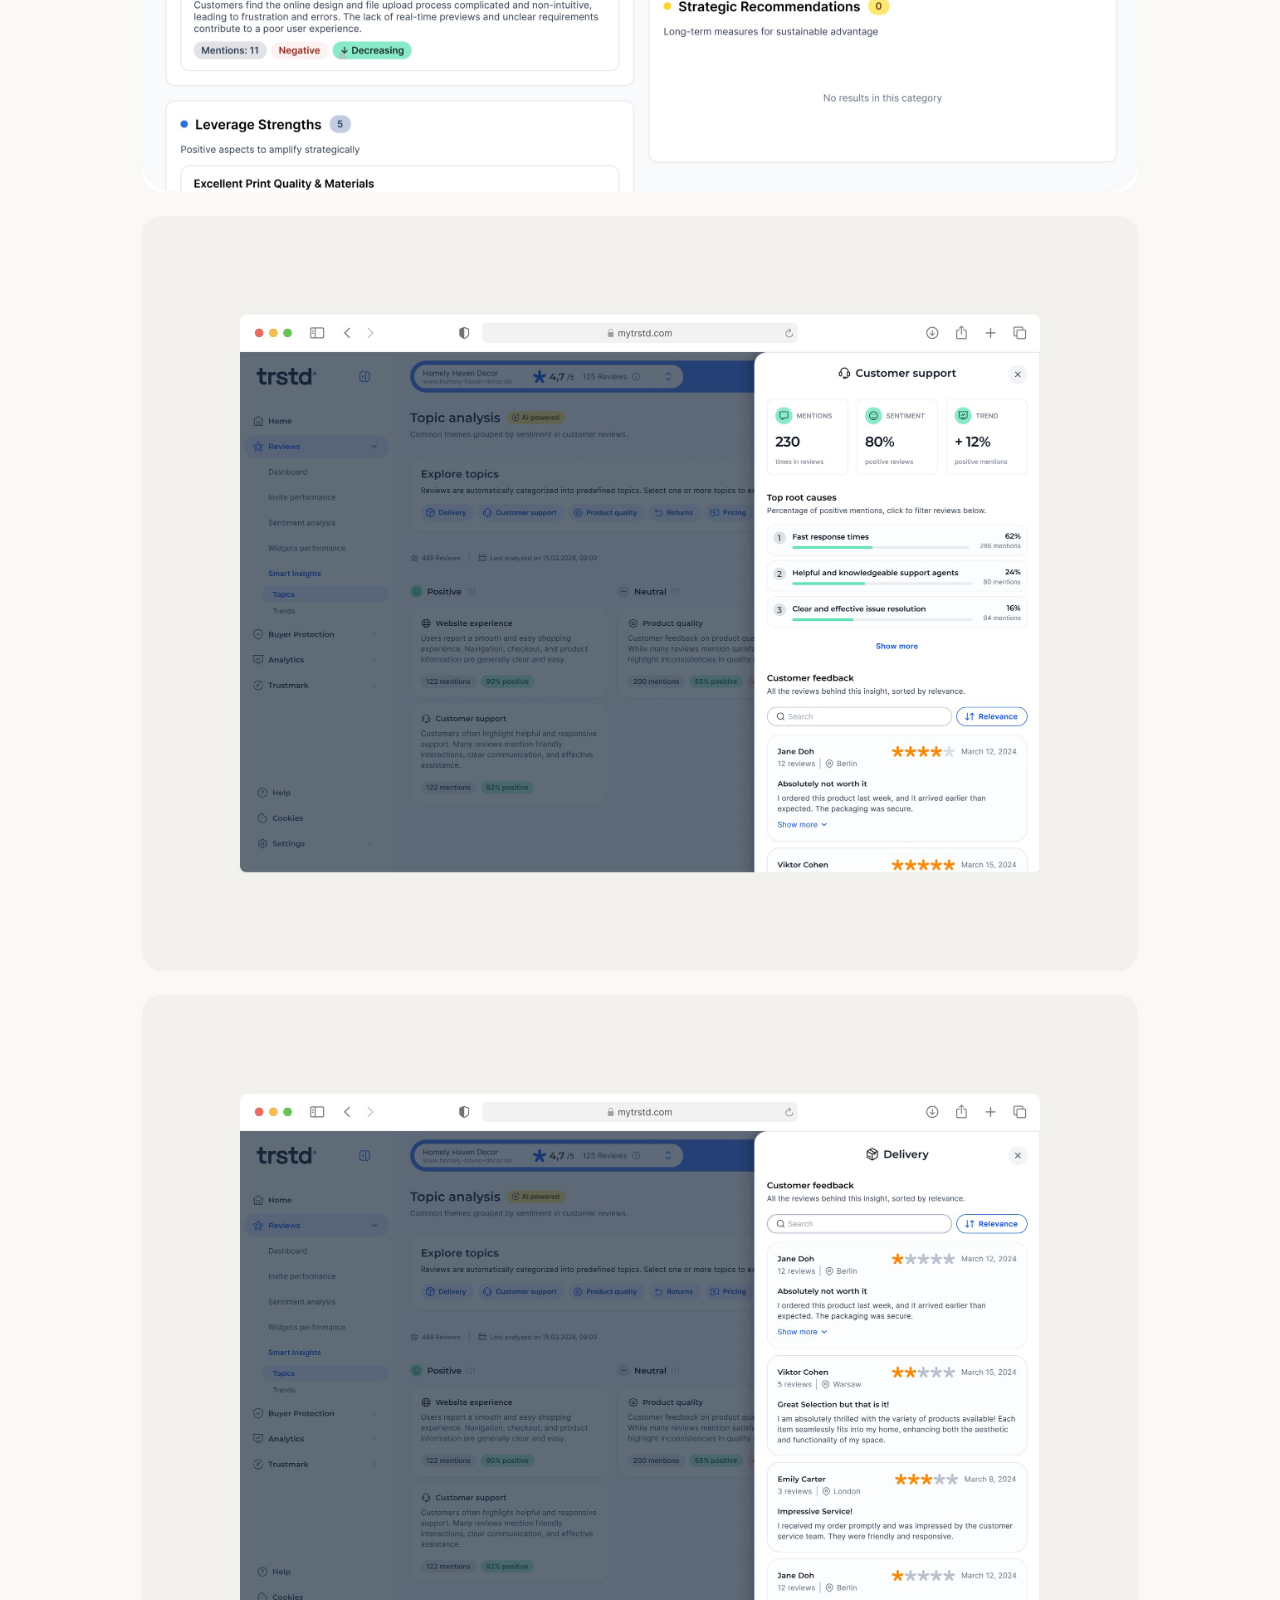
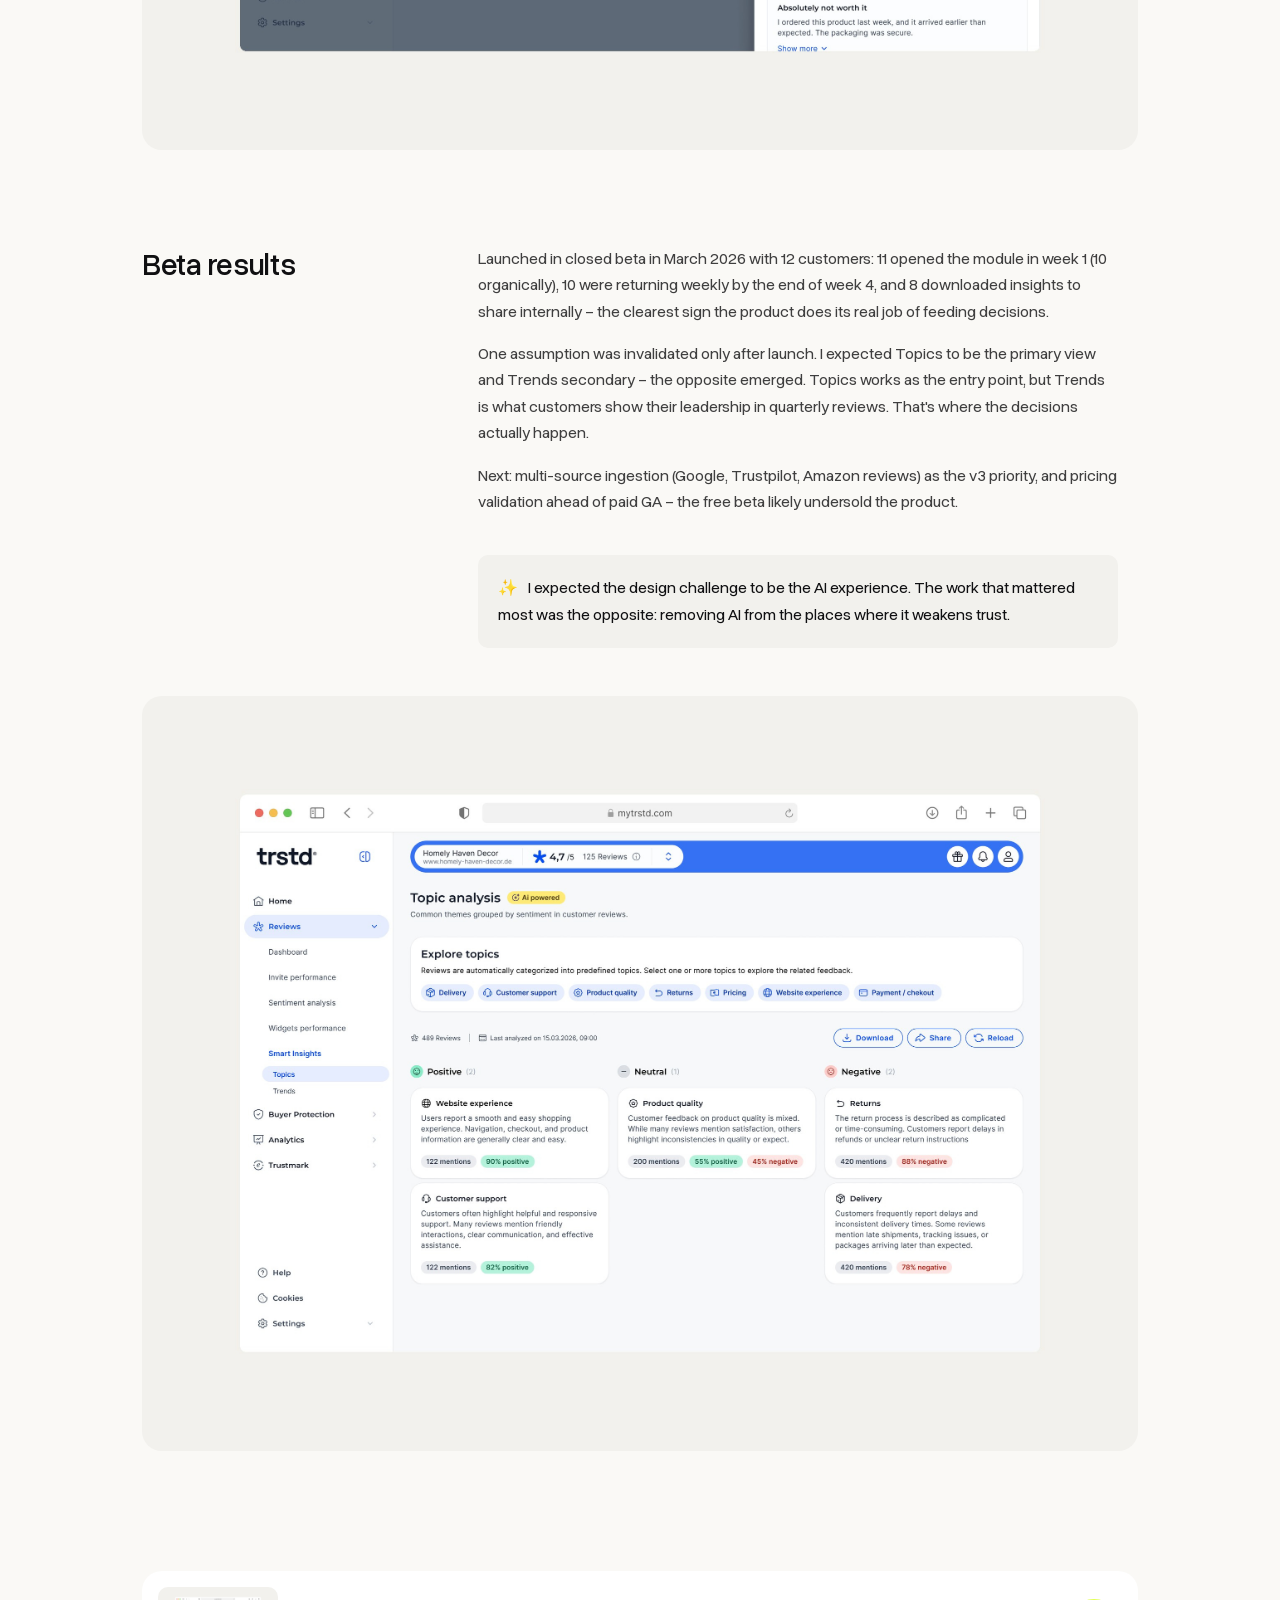
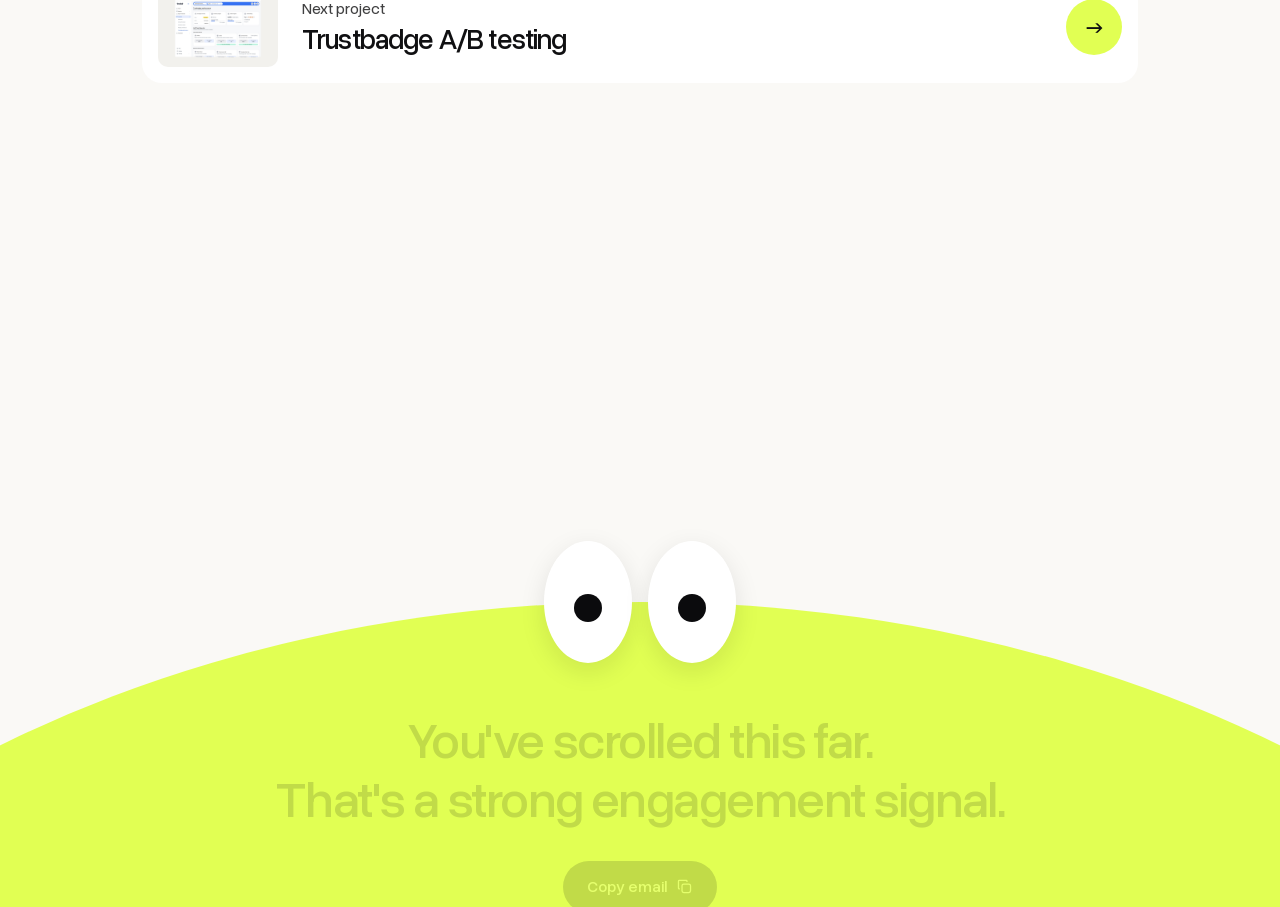
<file: case-smart-insights.html>
<!DOCTYPE html>
<html lang="en">
<head>
  <meta charset="UTF-8">
  <meta name="viewport" content="width=device-width, initial-scale=1.0">
  <title>Smart Insights – Alexandra Rott</title>
  <link rel="preconnect" href="https://fonts.googleapis.com">
  <link rel="preconnect" href="https://fonts.gstatic.com" crossorigin>
  <link href="https://fonts.googleapis.com/css2?family=Instrument+Sans:ital,wght@0,400;0,500;0,600;1,400&family=Instrument+Serif:ital@0;1&display=swap" rel="stylesheet">
  <link rel="icon" type="image/svg+xml" href="favicon.svg">
  <link rel="preload" href="fonts/OverusedGrotesk-VF.woff2" as="font" type="font/woff2" crossorigin>
  <link rel="stylesheet" href="css/style.css?v=20261011n">
</head>
<body class="theme-ivory">

  <header class="site-header">
    <a class="monogram" href="index.html" aria-label="Home">AR</a>
    <nav class="nav-pill" aria-label="Main">
      <a href="index.html#work" class="nav-link is-active">
        <svg viewBox="0 0 24 24" class="nav-icon"><path d="M3 7a2 2 0 0 1 2-2h4l2 2h8a2 2 0 0 1 2 2v8a2 2 0 0 1-2 2H5a2 2 0 0 1-2-2V7z" fill="none" stroke="currentColor" stroke-width="1.8" stroke-linejoin="round"/></svg>
        Work
      </a>
      <a class="nav-link coming-soon nav-hide-mobile">
        <svg viewBox="0 0 24 24" class="nav-icon"><rect x="3.5" y="3.5" width="17" height="17" rx="3" fill="none" stroke="currentColor" stroke-width="1.8"/><circle cx="9" cy="9" r="1.6" fill="currentColor"/><path d="M4 17l5-5 4 4 3-3 4 4" fill="none" stroke="currentColor" stroke-width="1.8" stroke-linejoin="round"/></svg>
        Playground
      </a>
      <a href="about.html" class="nav-link">
        <svg viewBox="0 0 24 24" class="nav-icon"><circle cx="12" cy="12" r="8.5" fill="none" stroke="currentColor" stroke-width="1.8"/><circle cx="9.2" cy="10" r="1.2" fill="currentColor"/><circle cx="14.8" cy="10" r="1.2" fill="currentColor"/><path d="M8.5 14.5c.9 1.2 2.1 1.8 3.5 1.8s2.6-.6 3.5-1.8" fill="none" stroke="currentColor" stroke-width="1.8" stroke-linecap="round"/></svg>
        About
      </a>
      <a class="nav-link coming-soon">
        <svg viewBox="0 0 24 24" class="nav-icon"><path d="M7 3.5h7l4 4V20a1.5 1.5 0 0 1-1.5 1.5h-9A1.5 1.5 0 0 1 6 20V5A1.5 1.5 0 0 1 7.5 3.5z" fill="none" stroke="currentColor" stroke-width="1.8" stroke-linejoin="round"/><path d="M9.5 12h5M9.5 15.5h5" stroke="currentColor" stroke-width="1.8" stroke-linecap="round"/></svg>
        CV
      </a>
    </nav>
    <a class="mail-button" href="mailto:workmail.alexandra@gmail.com" aria-label="Email me">
      <svg viewBox="0 0 24 24"><rect x="3.5" y="5.5" width="17" height="13" rx="2" fill="none" stroke="currentColor" stroke-width="1.8"/><path d="M4.5 7.5l7.5 5.5 7.5-5.5" fill="none" stroke="currentColor" stroke-width="1.8" stroke-linejoin="round"/></svg>
    </a>
  </header>

  <main class="case layout-split hero-poster no-pills">

    <!-- 1. hero -->
    <section class="case-hero">
      <h1 class="case-title serif">Designing our first paid AI product</h1>
      <p class="case-intro">Smart Insights is an AI add-on for Trusted Shops business customers.</p>

      <dl class="case-facts">
        <div><dt class="mono">Role</dt><dd>Product Designer</dd></div>
        <div><dt class="mono">Timeline</dt><dd>Dec 2025 – Mar 2026</dd></div>
        <div><dt class="mono">Status</dt><dd>Live in closed beta</dd></div>
      </dl>
    </section>

    <!-- 2. hero image -->
    <div class="case-media case-media-hero is-img">
      <img src="assets/si-topics.jpg?v=f2" alt="Smart Insights – topic analysis view in the trstd platform" loading="lazy">
    </div>

    <!-- 3. impact strip: beta signals -->
    <section class="case-impact">
      <div class="impact-item">
        <p class="impact-num serif">10/12</p>
        <p class="impact-label">Beta accounts returning weekly by end of week 4</p>
      </div>
      <div class="impact-item">
        <p class="impact-num serif">8/12</p>
        <p class="impact-label">Downloaded insights to share internally: the strongest product-market-fit signal</p>
      </div>
      <div class="impact-item">
        <p class="impact-num serif">3.4</p>
        <p class="impact-label">Topic drill-downs per session: exploration, not skimming</p>
      </div>
    </section>

    <!-- 4. the problem -->
    <section class="case-section">
      <p class="case-kicker mono">Problem</p>
      <div class="case-body">
        <h2>Where we started</h2>
        <p>It transforms thousands of verified customer reviews into structured, decision-ready insights – without the manual reading businesses do today. Live in closed beta since March 2026; paid GA planned for June.</p>
        <p>Trusted Shops has ~3,156 high-volume customers collecting more than 1,000 verified reviews a year. That data mostly sat in the platform unused. The company had already tried once: a product called Sentiment Analysis reached just 6% of the addressable base in two years – the price was high and the value too abstract. A sentiment score dropping tells you something is wrong; it doesn't tell you what, or what to do.</p>
        <p>Meanwhile sales kept hearing the same questions in renewal conversations, and leadership wanted proof that AI features could become a real revenue line – not just experiments. Smart Insights became the first paid AI add-on, replacing Sentiment Analysis.</p>
        <p class="case-quote serif">How might we turn raw review data into clear, structured signals that businesses can use to make decisions?</p>
      </div>
    </section>

    <!-- 5. research -->
    <section class="case-section">
      <p class="case-kicker mono">Research</p>
      <div class="case-body">
        <h2>Understanding the problem</h2>
        <p>I interviewed the three customer roles that work with review data day-to-day, ran eight demo sessions on an early clickable prototype, shadowed managers preparing real reports for their leadership, and – together with engineering and our data specialist – ran the early LLM pipeline against three real customer datasets.</p>
      </div>
      <div class="insights insights-plain">
        <div class="insight-card">
          <p class="mono">Manual analysis doesn't scale</p>
          <p>All three roles spent hours assembling a single report from raw reviews. Aggregate sentiment scores are too abstract to act on. The gap in the middle is the product.</p>
        </div>
        <div class="insight-card">
          <p class="mono">Insights must leave the platform</p>
          <p>Brand managers prepare material for someone more senior, so insights had to work outside the platform: download, forward, present.</p>
        </div>
        <div class="insight-card">
          <p class="mono">Invalidated: "Customers will love AI recommendations"</p>
          <p>The most impressive feature in the original scope brought enthusiasm, then pushback, then lost trust in the rest of the analysis. We removed it from v1.</p>
        </div>
        <div class="insight-card">
          <p class="mono">Invalidated: "AI-generated topics beat fixed categories"</p>
          <p>Run the LLM three times on the same data and "Delivery" becomes "Shipping" becomes "Logistics". Fine for one-off analysis, broken for tracking over time. We chose a fixed topic registry.</p>
        </div>
      </div>
    </section>

    <!-- 6. defining success -->
    <section class="case-section">
      <p class="case-kicker mono">Success</p>
      <div class="case-body">
        <h2>Defining success</h2>
        <p>The beta cohort was small, so we treated the phase as directional. Instead of pre-defining quantitative targets, the PM and I agreed on four questions whose answers would tell us whether to move toward paid GA or keep iterating.</p>
      </div>
      <div class="metrics">
        <div class="metric-row">
          <p class="metric-name">Did customers find the feature?</p>
          <p class="metric-text">% of beta accounts opening Smart Insights in week 1</p>
        </div>
        <div class="metric-row">
          <p class="metric-name">Did they go deep, or just glance?</p>
          <p class="metric-text">Average topic drill-downs per session</p>
        </div>
        <div class="metric-row">
          <p class="metric-name">Did insights leave the platform?</p>
          <p class="metric-text">Share and export events, reports forwarded internally</p>
        </div>
        <div class="metric-row">
          <p class="metric-name">Did they come back?</p>
          <p class="metric-text">% of accounts returning weekly after week 4</p>
        </div>
      </div>
    </section>

    <!-- 7. the design -->
    <section class="case-section">
      <p class="case-kicker mono">Design</p>
      <div class="case-body">
        <h2>Designing the product</h2>
        <p>Several customer meetings were already scheduled for unrelated topics, and I didn't want to lose that window. To have something testable in days rather than weeks, I generated a clickable concept with Figma AI (Claude and external LLMs weren't yet internally approved on data-security grounds). The prototype was rough but concrete – it turned vague "what do you think of AI analytics" questions into specific reactions, and surfaced most of the project's critical findings.</p>
      </div>
      <div class="case-body" style="margin-top: 40px">
        <p>Five decisions shaped the product more than anything else – several of them about restraint:</p>
      </div>
      <div class="metrics">
        <div class="metric-row">
          <p class="metric-name">Less data on the surface</p>
          <p class="metric-text">The first prototype showed everything at once: sentiment breakdowns, mention counts, trend percentages. Customers got overwhelmed and missed the signal. The shipped product leads with topics and lets people drill down.</p>
        </div>
        <div class="metric-row">
          <p class="metric-name">No AI recommendations</p>
          <p class="metric-text">The invalidated assumption, acted on: we removed the feature that eroded trust in everything else.</p>
        </div>
        <div class="metric-row">
          <p class="metric-name">A fixed topic registry</p>
          <p class="metric-text">Stable categories the AI classifies into: same labels on every run, so time-based analysis holds.</p>
        </div>
        <div class="metric-row">
          <p class="metric-name">Sharing first</p>
          <p class="metric-text">The product assumes insights leave the platform: PDF export today, role-aware shareable links in v2.</p>
        </div>
        <div class="metric-row">
          <p class="metric-name">Cut custom date filtering</p>
          <p class="metric-text">Customers asked for it, engineering flagged it as heavy, so it moved out of v1 scope.</p>
        </div>
      </div>
      <div class="case-body" style="margin-top: 40px">
        <p>Once these were validated on the prototype, I moved to production design in Figma: component library, edge cases, empty states, error handling, and a visual language consistent with the trstd platform.</p>
      </div>
      <div class="case-media is-img">
        <img src="assets/si-early-prototype.jpg" alt="Early prototype: everything on one surface, including AI recommendations that were later removed" loading="lazy">
      </div>
      <div class="case-media is-img">
        <img src="assets/si-drilldown.jpg?v=f2" alt="Shipped product: topic drill-down with KPIs, root causes and the reviews behind each insight" loading="lazy">
      </div>
      <div class="case-media is-img">
        <img src="assets/si-feedback.jpg?v=f2" alt="Customer feedback behind an insight: searchable, sortable review list per topic" loading="lazy">
      </div>
    </section>

    <!-- 8. outcome -->
    <section class="case-section">
      <p class="case-kicker mono">Outcome</p>
      <div class="case-body">
        <h2>Beta results</h2>
        <p>Launched in closed beta in March 2026 with 12 customers: 11 opened the module in week 1 (10 organically), 10 were returning weekly by the end of week 4, and 8 downloaded insights to share internally – the clearest sign the product does its real job of feeding decisions.</p>
        <p>One assumption was invalidated only after launch. I expected Topics to be the primary view and Trends secondary – the opposite emerged. Topics works as the entry point, but Trends is what customers show their leadership in quarterly reviews. That's where the decisions actually happen.</p>
        <p>Next: multi-source ingestion (Google, Trustpilot, Amazon reviews) as the v3 priority, and pricing validation ahead of paid GA – the free beta likely undersold the product.</p>
        <p class="case-quote serif">I expected the design challenge to be the AI experience. The work that mattered most was the opposite: removing AI from the places where it weakens trust.</p>
      </div>
      <div class="case-media is-img">
        <img src="assets/si-topics.jpg?v=f2" alt="Topic analysis – the shipped view in the trstd platform" loading="lazy">
      </div>
    </section>

    <!-- 9. next project -->
    <a class="case-next" href="case-trustbadge-ab.html">
      <span class="next-thumb"><img src="assets/tb-cover.jpg?v=4" alt="" loading="lazy"></span>
      <span class="next-text">
        <span class="next-label">Next project</span>
        <span class="case-next-name">Trustbadge A/B testing</span>
      </span>
      <span class="next-go" aria-hidden="true">→</span>
    </a>

  </main>

  <footer class="dome-footer">
    <div class="dome-bg" aria-hidden="true"></div>
    <div class="dome-eyes" aria-hidden="true">
      <span class="d-eye"><span class="d-pupil"></span></span>
      <span class="d-eye"><span class="d-pupil"></span></span>
    </div>
    <div class="dome-content">
      <p class="dome-title">You've scrolled this far.<br>That's a strong engagement signal.</p>
      <button class="copy-email dome-copy js-copy-email" data-email="workmail.alexandra@gmail.com">
        Copy email
        <svg viewBox="0 0 24 24"><rect x="8.5" y="8.5" width="12" height="12" rx="2.5" fill="none" stroke="currentColor" stroke-width="1.8"/><path d="M15.5 5.5v-1a1 1 0 0 0-1-1h-10a1 1 0 0 0-1 1v10a1 1 0 0 0 1 1h1" fill="none" stroke="currentColor" stroke-width="1.8"/></svg>
      </button>
      <div class="dome-bottom mono"><span>© 2026 Alexandra Rott</span><span>Built with love</span></div>
    </div>
  </footer>

  <script src="js/footer.js?v=20260709f"></script>
  <script src="js/coming-soon.js?v=20261009e"></script>
  <script src="js/reveal.js?v=20260709f"></script>
  <script data-goatcounter="https://alexproductb2b.goatcounter.com/count"
          async src="//gc.zgo.at/count.js"></script>
</body>
</html>
</file>
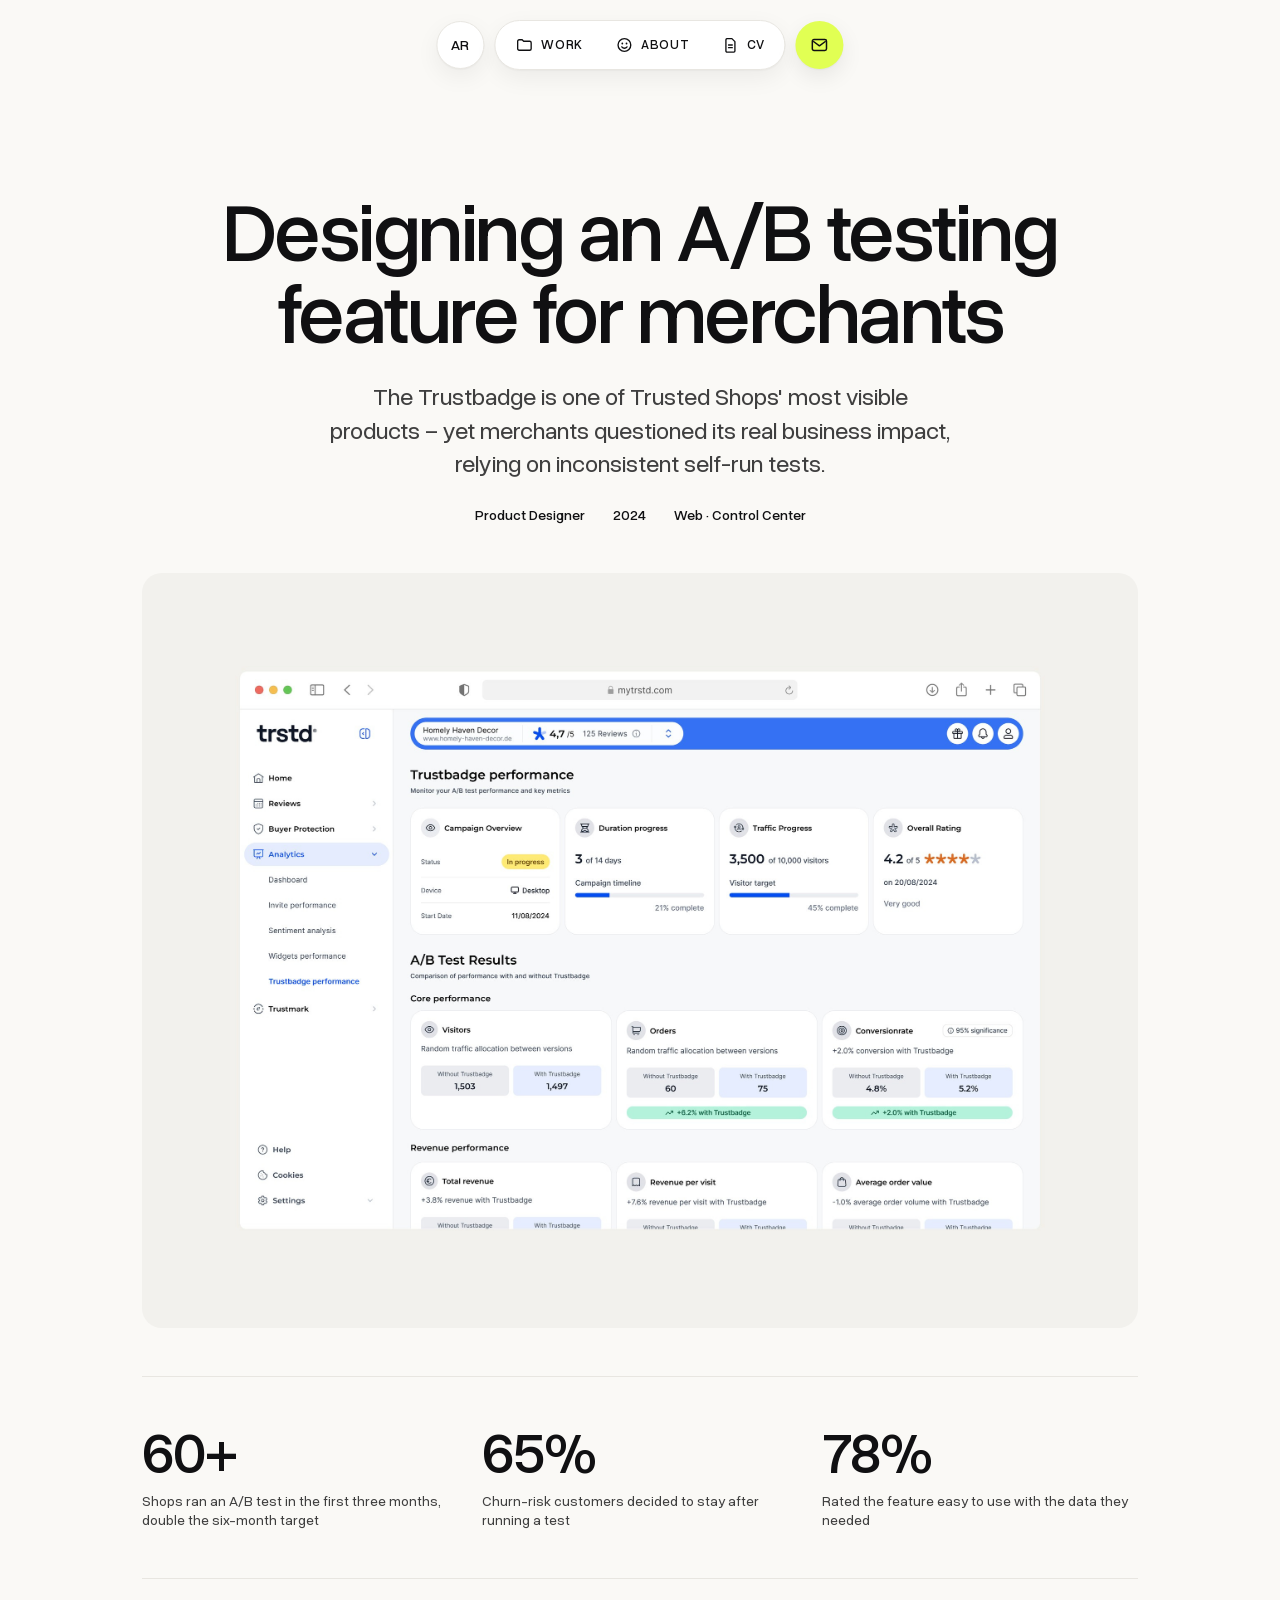
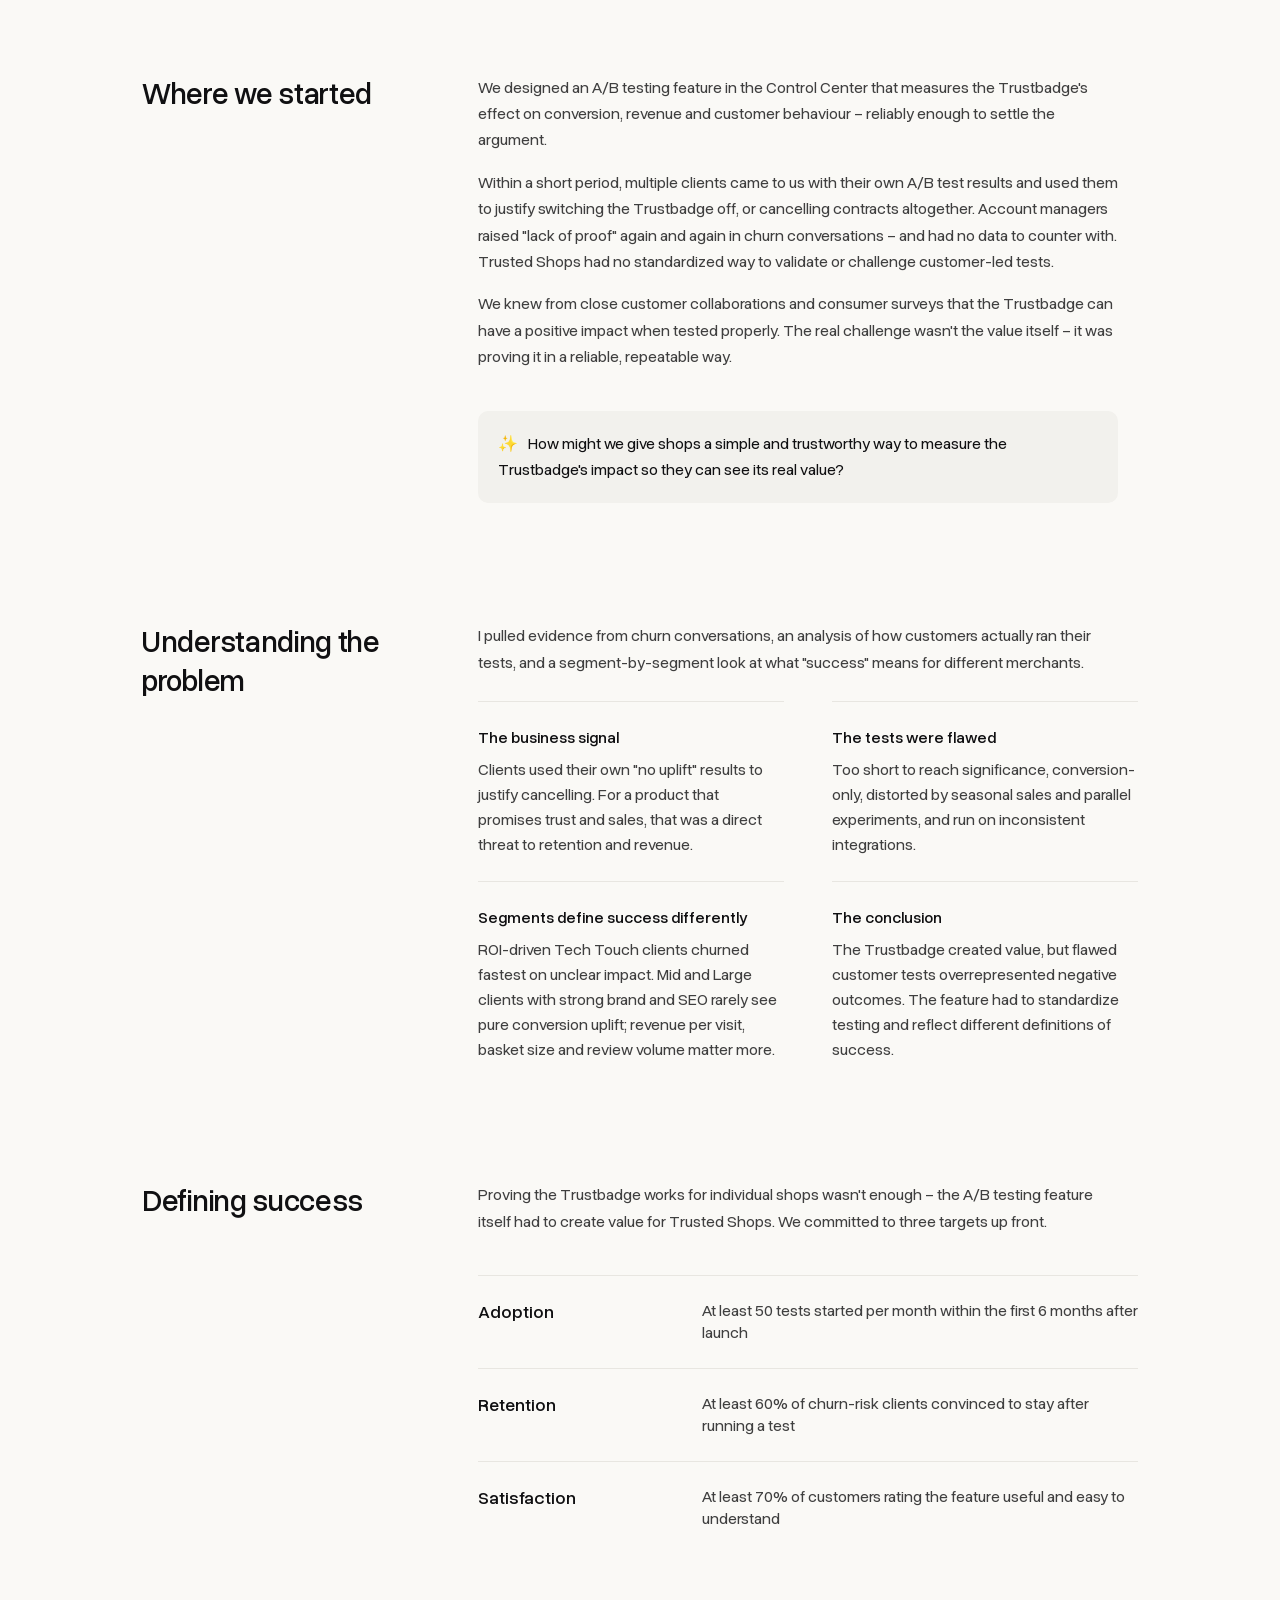
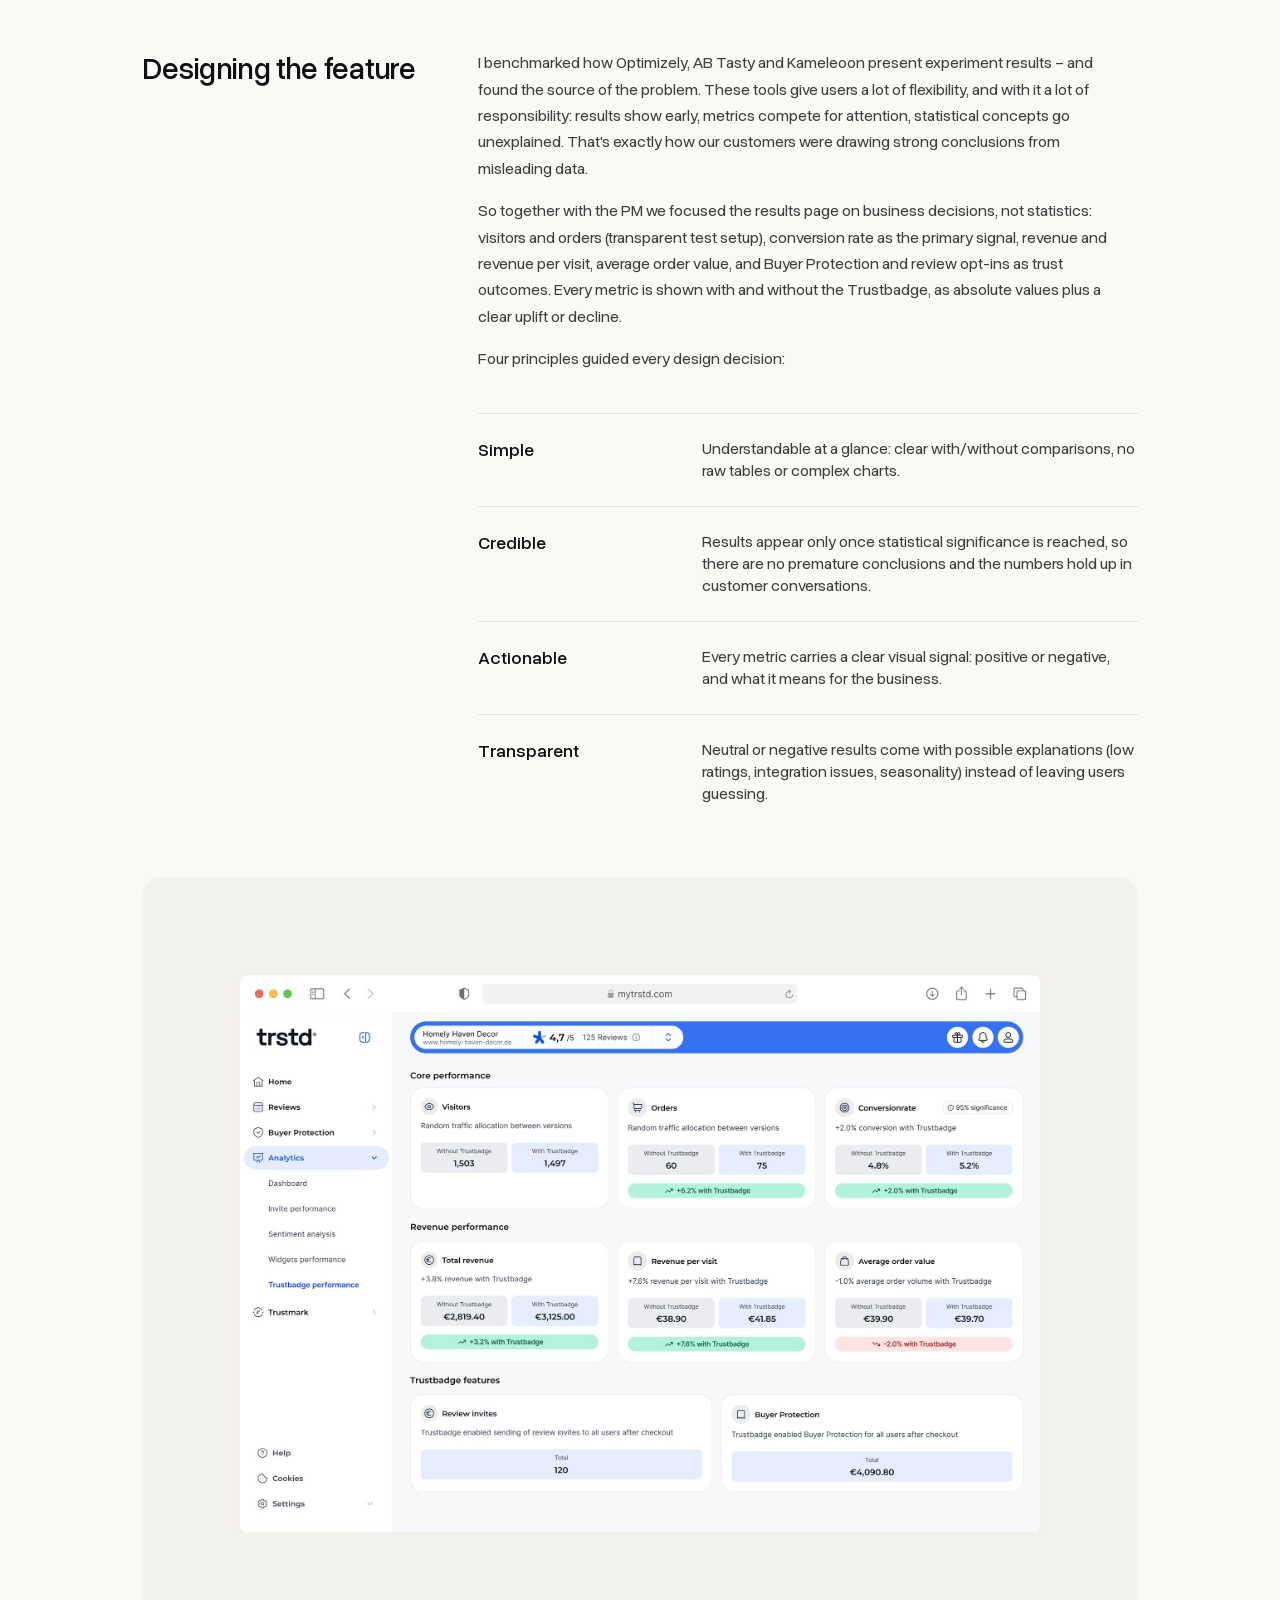
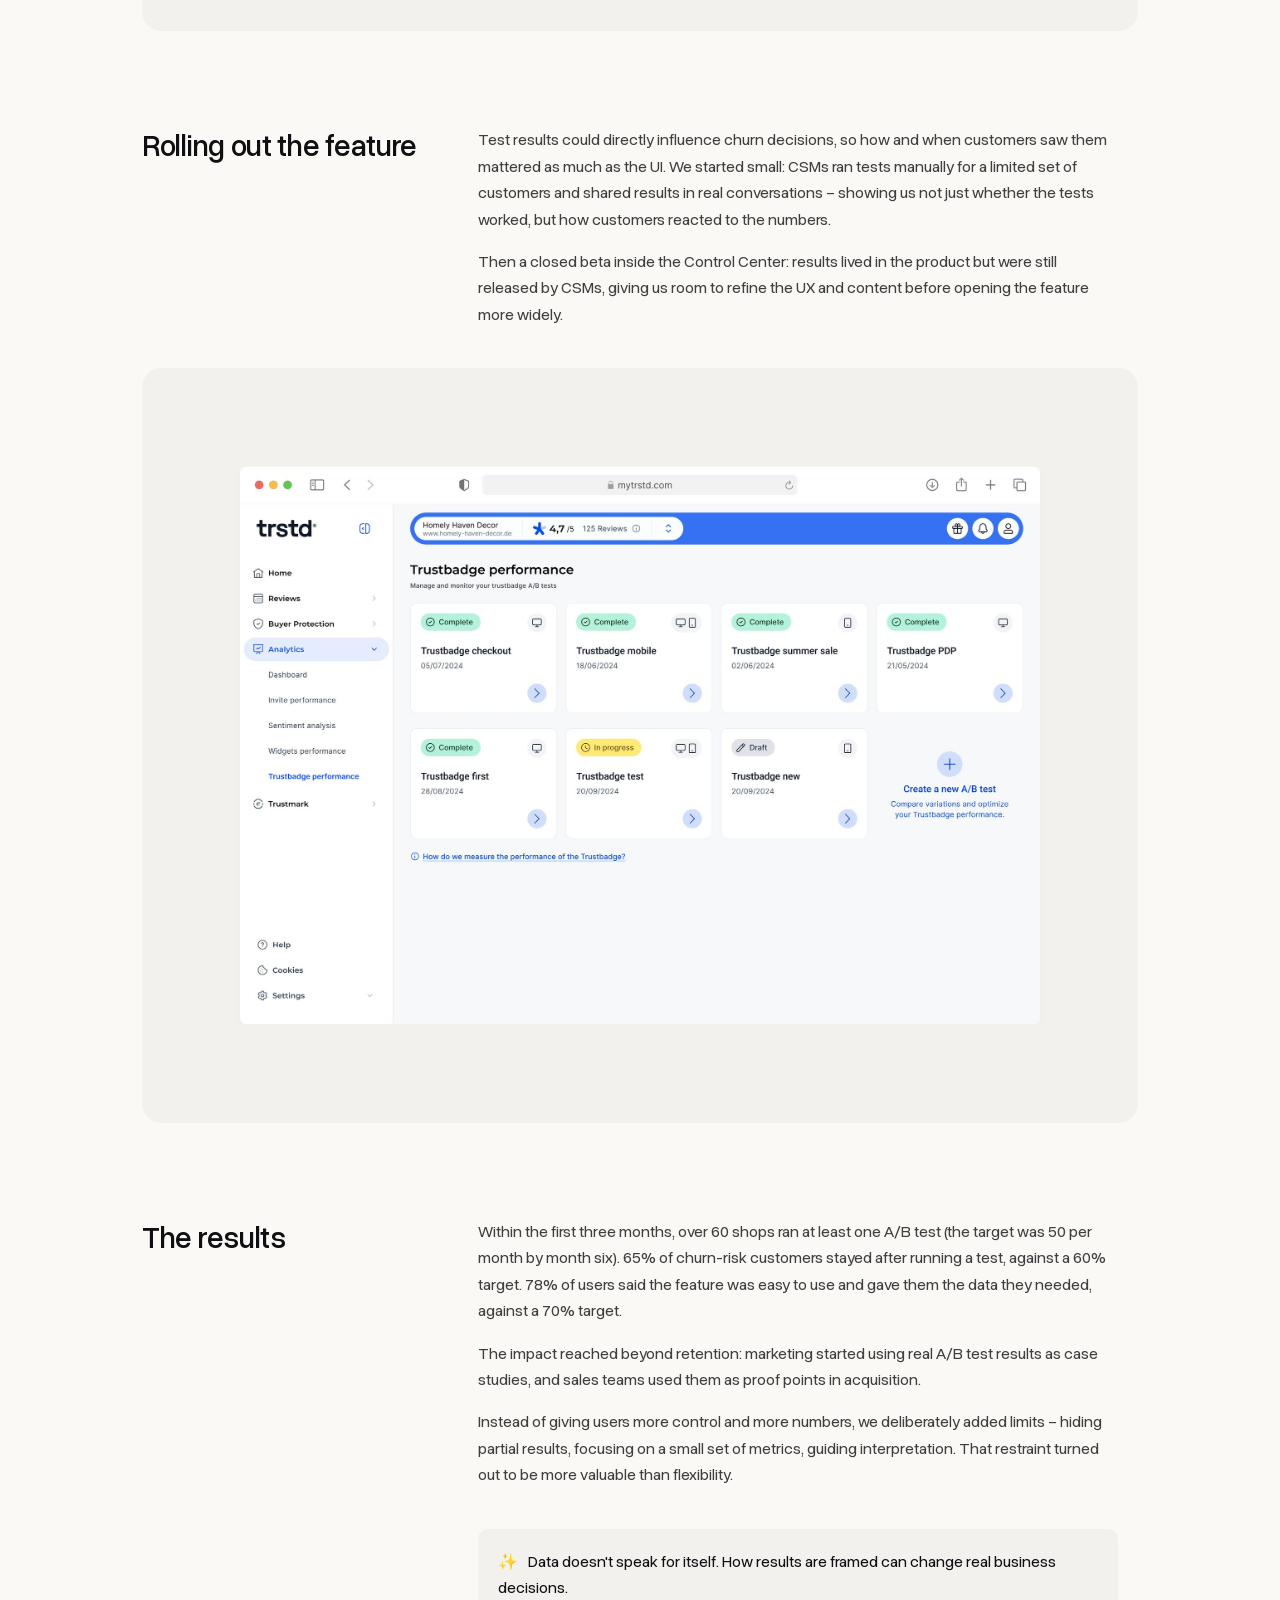
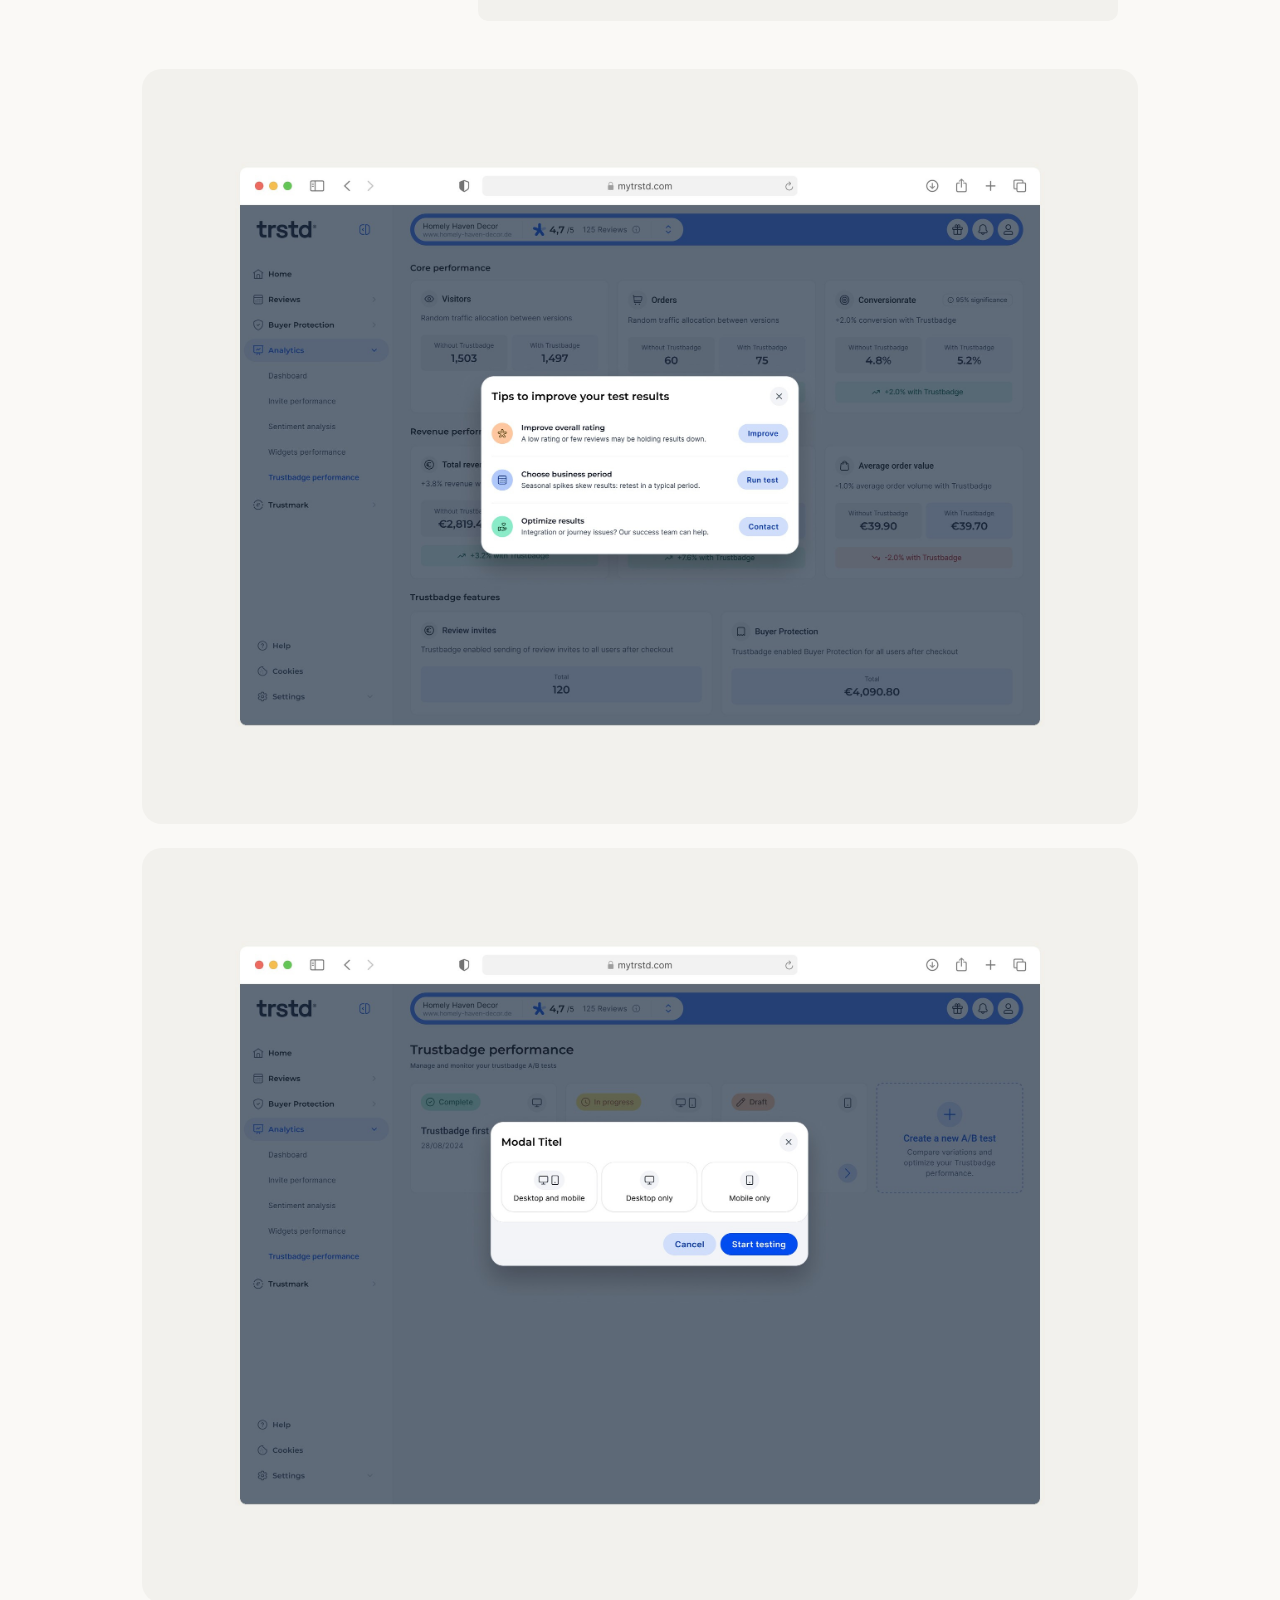
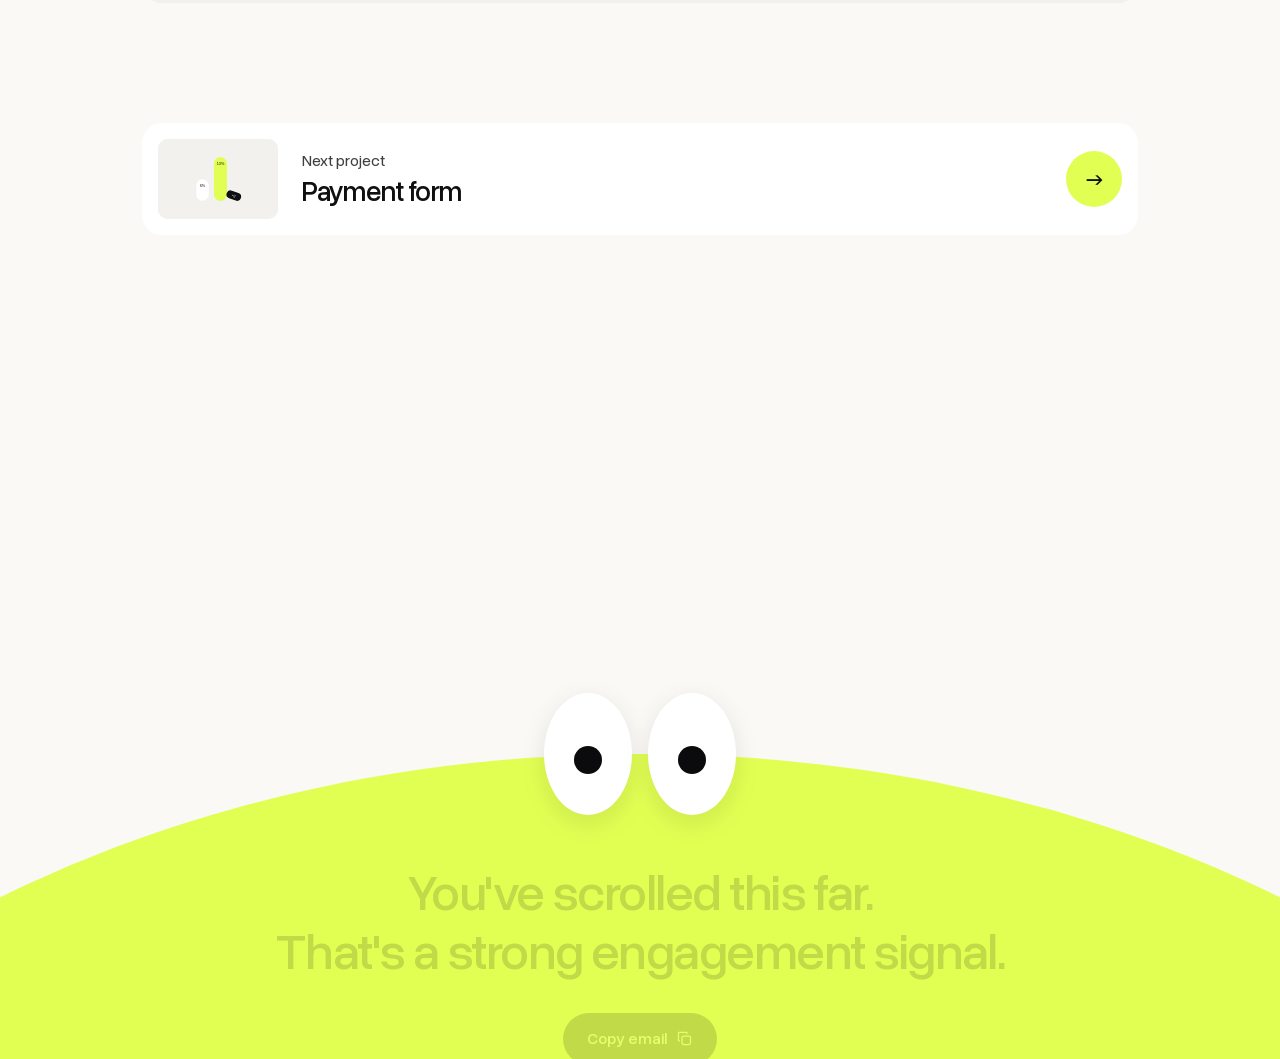
<file: case-trustbadge-ab.html>
<!DOCTYPE html>
<html lang="en">
<head>
  <meta charset="UTF-8">
  <meta name="viewport" content="width=device-width, initial-scale=1.0">
  <title>Trustbadge A/B Testing – Alexandra Rott</title>
  <link rel="preconnect" href="https://fonts.googleapis.com">
  <link rel="preconnect" href="https://fonts.gstatic.com" crossorigin>
  <link href="https://fonts.googleapis.com/css2?family=Instrument+Sans:ital,wght@0,400;0,500;0,600;1,400&family=Instrument+Serif:ital@0;1&display=swap" rel="stylesheet">
  <link rel="icon" type="image/svg+xml" href="favicon.svg">
  <link rel="preload" href="fonts/OverusedGrotesk-VF.woff2" as="font" type="font/woff2" crossorigin>
  <link rel="stylesheet" href="css/style.css?v=20261011n">
</head>
<body class="theme-ivory">

  <header class="site-header">
    <a class="monogram" href="index.html" aria-label="Home">AR</a>
    <nav class="nav-pill" aria-label="Main">
      <a href="index.html#work" class="nav-link is-active">
        <svg viewBox="0 0 24 24" class="nav-icon"><path d="M3 7a2 2 0 0 1 2-2h4l2 2h8a2 2 0 0 1 2 2v8a2 2 0 0 1-2 2H5a2 2 0 0 1-2-2V7z" fill="none" stroke="currentColor" stroke-width="1.8" stroke-linejoin="round"/></svg>
        Work
      </a>
      <a class="nav-link coming-soon nav-hide-mobile">
        <svg viewBox="0 0 24 24" class="nav-icon"><rect x="3.5" y="3.5" width="17" height="17" rx="3" fill="none" stroke="currentColor" stroke-width="1.8"/><circle cx="9" cy="9" r="1.6" fill="currentColor"/><path d="M4 17l5-5 4 4 3-3 4 4" fill="none" stroke="currentColor" stroke-width="1.8" stroke-linejoin="round"/></svg>
        Playground
      </a>
      <a href="about.html" class="nav-link">
        <svg viewBox="0 0 24 24" class="nav-icon"><circle cx="12" cy="12" r="8.5" fill="none" stroke="currentColor" stroke-width="1.8"/><circle cx="9.2" cy="10" r="1.2" fill="currentColor"/><circle cx="14.8" cy="10" r="1.2" fill="currentColor"/><path d="M8.5 14.5c.9 1.2 2.1 1.8 3.5 1.8s2.6-.6 3.5-1.8" fill="none" stroke="currentColor" stroke-width="1.8" stroke-linecap="round"/></svg>
        About
      </a>
      <a class="nav-link coming-soon">
        <svg viewBox="0 0 24 24" class="nav-icon"><path d="M7 3.5h7l4 4V20a1.5 1.5 0 0 1-1.5 1.5h-9A1.5 1.5 0 0 1 6 20V5A1.5 1.5 0 0 1 7.5 3.5z" fill="none" stroke="currentColor" stroke-width="1.8" stroke-linejoin="round"/><path d="M9.5 12h5M9.5 15.5h5" stroke="currentColor" stroke-width="1.8" stroke-linecap="round"/></svg>
        CV
      </a>
    </nav>
    <a class="mail-button" href="mailto:workmail.alexandra@gmail.com" aria-label="Email me">
      <svg viewBox="0 0 24 24"><rect x="3.5" y="5.5" width="17" height="13" rx="2" fill="none" stroke="currentColor" stroke-width="1.8"/><path d="M4.5 7.5l7.5 5.5 7.5-5.5" fill="none" stroke="currentColor" stroke-width="1.8" stroke-linejoin="round"/></svg>
    </a>
  </header>

  <main class="case layout-split hero-poster no-pills">

    <!-- 1. hero -->
    <section class="case-hero">
      <h1 class="case-title serif">Designing an A/B testing feature for merchants</h1>
      <p class="case-intro">The Trustbadge is one of Trusted Shops' most visible products – yet merchants questioned its real business impact, relying on inconsistent self-run tests.</p>

      <dl class="case-facts">
        <div><dt class="mono">Role</dt><dd>Product Designer</dd></div>
        <div><dt class="mono">Timeline</dt><dd>2024</dd></div>
        <div><dt class="mono">Platform</dt><dd>Web · Control Center</dd></div>
      </dl>
    </section>

    <!-- 2. hero image -->
    <div class="case-media case-media-hero is-img">
      <img src="assets/tb-monitor.jpg?v=f2" alt="Running test: campaign overview, progress and results at 95% significance" loading="lazy">
    </div>

    <!-- 3. impact strip -->
    <section class="case-impact">
      <div class="impact-item">
        <p class="impact-num serif">60+</p>
        <p class="impact-label">Shops ran an A/B test in the first three months, double the six-month target</p>
      </div>
      <div class="impact-item">
        <p class="impact-num serif">65%</p>
        <p class="impact-label">Churn-risk customers decided to stay after running a test</p>
      </div>
      <div class="impact-item">
        <p class="impact-num serif">78%</p>
        <p class="impact-label">Rated the feature easy to use with the data they needed</p>
      </div>
    </section>

    <!-- 4. the problem -->
    <section class="case-section">
      <p class="case-kicker mono">Problem</p>
      <div class="case-body">
        <h2>Where we started</h2>
        <p>We designed an A/B testing feature in the Control Center that measures the Trustbadge's effect on conversion, revenue and customer behaviour – reliably enough to settle the argument.</p>
        <p>Within a short period, multiple clients came to us with their own A/B test results and used them to justify switching the Trustbadge off, or cancelling contracts altogether. Account managers raised "lack of proof" again and again in churn conversations – and had no data to counter with. Trusted Shops had no standardized way to validate or challenge customer-led tests.</p>
        <p>We knew from close customer collaborations and consumer surveys that the Trustbadge can have a positive impact when tested properly. The real challenge wasn't the value itself – it was proving it in a reliable, repeatable way.</p>
        <p class="case-quote serif">How might we give shops a simple and trustworthy way to measure the Trustbadge's impact so they can see its real value?</p>
      </div>
    </section>

    <!-- 5. research -->
    <section class="case-section">
      <p class="case-kicker mono">Research</p>
      <div class="case-body">
        <h2>Understanding the problem</h2>
        <p>I pulled evidence from churn conversations, an analysis of how customers actually ran their tests, and a segment-by-segment look at what "success" means for different merchants.</p>
      </div>
      <div class="insights insights-plain">
        <div class="insight-card">
          <p class="mono">The business signal</p>
          <p>Clients used their own "no uplift" results to justify cancelling. For a product that promises trust and sales, that was a direct threat to retention and revenue.</p>
        </div>
        <div class="insight-card">
          <p class="mono">The tests were flawed</p>
          <p>Too short to reach significance, conversion-only, distorted by seasonal sales and parallel experiments, and run on inconsistent integrations.</p>
        </div>
        <div class="insight-card">
          <p class="mono">Segments define success differently</p>
          <p>ROI-driven Tech Touch clients churned fastest on unclear impact. Mid and Large clients with strong brand and SEO rarely see pure conversion uplift; revenue per visit, basket size and review volume matter more.</p>
        </div>
        <div class="insight-card">
          <p class="mono">The conclusion</p>
          <p>The Trustbadge created value, but flawed customer tests overrepresented negative outcomes. The feature had to standardize testing and reflect different definitions of success.</p>
        </div>
      </div>
    </section>

    <!-- 6. defining success -->
    <section class="case-section">
      <p class="case-kicker mono">Success</p>
      <div class="case-body">
        <h2>Defining success</h2>
        <p>Proving the Trustbadge works for individual shops wasn't enough – the A/B testing feature itself had to create value for Trusted Shops. We committed to three targets up front.</p>
      </div>
      <div class="metrics">
        <div class="metric-row">
          <p class="metric-name">Adoption</p>
          <p class="metric-text">At least 50 tests started per month within the first 6 months after launch</p>
        </div>
        <div class="metric-row">
          <p class="metric-name">Retention</p>
          <p class="metric-text">At least 60% of churn-risk clients convinced to stay after running a test</p>
        </div>
        <div class="metric-row">
          <p class="metric-name">Satisfaction</p>
          <p class="metric-text">At least 70% of customers rating the feature useful and easy to understand</p>
        </div>
      </div>
    </section>

    <!-- 7. the design -->
    <section class="case-section">
      <p class="case-kicker mono">Design</p>
      <div class="case-body">
        <h2>Designing the feature</h2>
        <p>I benchmarked how Optimizely, AB Tasty and Kameleoon present experiment results – and found the source of the problem. These tools give users a lot of flexibility, and with it a lot of responsibility: results show early, metrics compete for attention, statistical concepts go unexplained. That's exactly how our customers were drawing strong conclusions from misleading data.</p>
        <p>So together with the PM we focused the results page on business decisions, not statistics: visitors and orders (transparent test setup), conversion rate as the primary signal, revenue and revenue per visit, average order value, and Buyer Protection and review opt-ins as trust outcomes. Every metric is shown with and without the Trustbadge, as absolute values plus a clear uplift or decline.</p>
        <p>Four principles guided every design decision:</p>
      </div>
      <div class="metrics">
        <div class="metric-row">
          <p class="metric-name">Simple</p>
          <p class="metric-text">Understandable at a glance: clear with/without comparisons, no raw tables or complex charts.</p>
        </div>
        <div class="metric-row">
          <p class="metric-name">Credible</p>
          <p class="metric-text">Results appear only once statistical significance is reached, so there are no premature conclusions and the numbers hold up in customer conversations.</p>
        </div>
        <div class="metric-row">
          <p class="metric-name">Actionable</p>
          <p class="metric-text">Every metric carries a clear visual signal: positive or negative, and what it means for the business.</p>
        </div>
        <div class="metric-row">
          <p class="metric-name">Transparent</p>
          <p class="metric-text">Neutral or negative results come with possible explanations (low ratings, integration issues, seasonality) instead of leaving users guessing.</p>
        </div>
      </div>
      <div class="case-media is-img" style="margin-top: 40px">
        <img src="assets/tb-results.jpg?v=f2" alt="A/B test results: core and revenue performance with vs. without Trustbadge" loading="lazy">
      </div>
    </section>

    <!-- 8. rollout -->
    <section class="case-section">
      <p class="case-kicker mono">Rollout</p>
      <div class="case-body">
        <h2>Rolling out the feature</h2>
        <p>Test results could directly influence churn decisions, so how and when customers saw them mattered as much as the UI. We started small: CSMs ran tests manually for a limited set of customers and shared results in real conversations – showing us not just whether the tests worked, but how customers reacted to the numbers.</p>
        <p>Then a closed beta inside the Control Center: results lived in the product but were still released by CSMs, giving us room to refine the UX and content before opening the feature more widely.</p>
      </div>
      <div class="case-media is-img">
        <img src="assets/tb-tests.jpg?v=f2" alt="Test management: complete, in-progress and draft A/B tests in the Control Center" loading="lazy">
      </div>
    </section>

    <!-- 9. outcome -->
    <section class="case-section">
      <p class="case-kicker mono">Outcome</p>
      <div class="case-body">
        <h2>The results</h2>
        <p>Within the first three months, over 60 shops ran at least one A/B test (the target was 50 per month by month six). 65% of churn-risk customers stayed after running a test, against a 60% target. 78% of users said the feature was easy to use and gave them the data they needed, against a 70% target.</p>
        <p>The impact reached beyond retention: marketing started using real A/B test results as case studies, and sales teams used them as proof points in acquisition.</p>
        <p>Instead of giving users more control and more numbers, we deliberately added limits – hiding partial results, focusing on a small set of metrics, guiding interpretation. That restraint turned out to be more valuable than flexibility.</p>
        <p class="case-quote serif">Data doesn't speak for itself. How results are framed can change real business decisions.</p>
      </div>
      <div class="case-media is-img">
        <img src="assets/tb-tips.jpg?v=f2" alt="Transparency in practice: tips explaining possible reasons behind neutral or negative results" loading="lazy">
      </div>
      <div class="case-media is-img">
        <img src="assets/tb-setup.jpg?v=f2" alt="Test setup: device selection before starting an A/B test" loading="lazy">
      </div>
    </section>

    <!-- 10. next project -->
    <a class="case-next" href="case-payment-form.html">
      <span class="next-thumb"><img src="assets/pf-cover-pills.svg" alt="" loading="lazy"></span>
      <span class="next-text">
        <span class="next-label">Next project</span>
        <span class="case-next-name">Payment form</span>
      </span>
      <span class="next-go" aria-hidden="true">→</span>
    </a>

  </main>

  <footer class="dome-footer">
    <div class="dome-bg" aria-hidden="true"></div>
    <div class="dome-eyes" aria-hidden="true">
      <span class="d-eye"><span class="d-pupil"></span></span>
      <span class="d-eye"><span class="d-pupil"></span></span>
    </div>
    <div class="dome-content">
      <p class="dome-title">You've scrolled this far.<br>That's a strong engagement signal.</p>
      <button class="copy-email dome-copy js-copy-email" data-email="workmail.alexandra@gmail.com">
        Copy email
        <svg viewBox="0 0 24 24"><rect x="8.5" y="8.5" width="12" height="12" rx="2.5" fill="none" stroke="currentColor" stroke-width="1.8"/><path d="M15.5 5.5v-1a1 1 0 0 0-1-1h-10a1 1 0 0 0-1 1v10a1 1 0 0 0 1 1h1" fill="none" stroke="currentColor" stroke-width="1.8"/></svg>
      </button>
      <div class="dome-bottom mono"><span>© 2026 Alexandra Rott</span><span>Built with love</span></div>
    </div>
  </footer>

  <script src="js/footer.js?v=20260709f"></script>
  <script src="js/coming-soon.js?v=20261009e"></script>
  <script src="js/reveal.js?v=20260709f"></script>
  <script data-goatcounter="https://alexproductb2b.goatcounter.com/count"
          async src="//gc.zgo.at/count.js"></script>
</body>
</html>
</file>
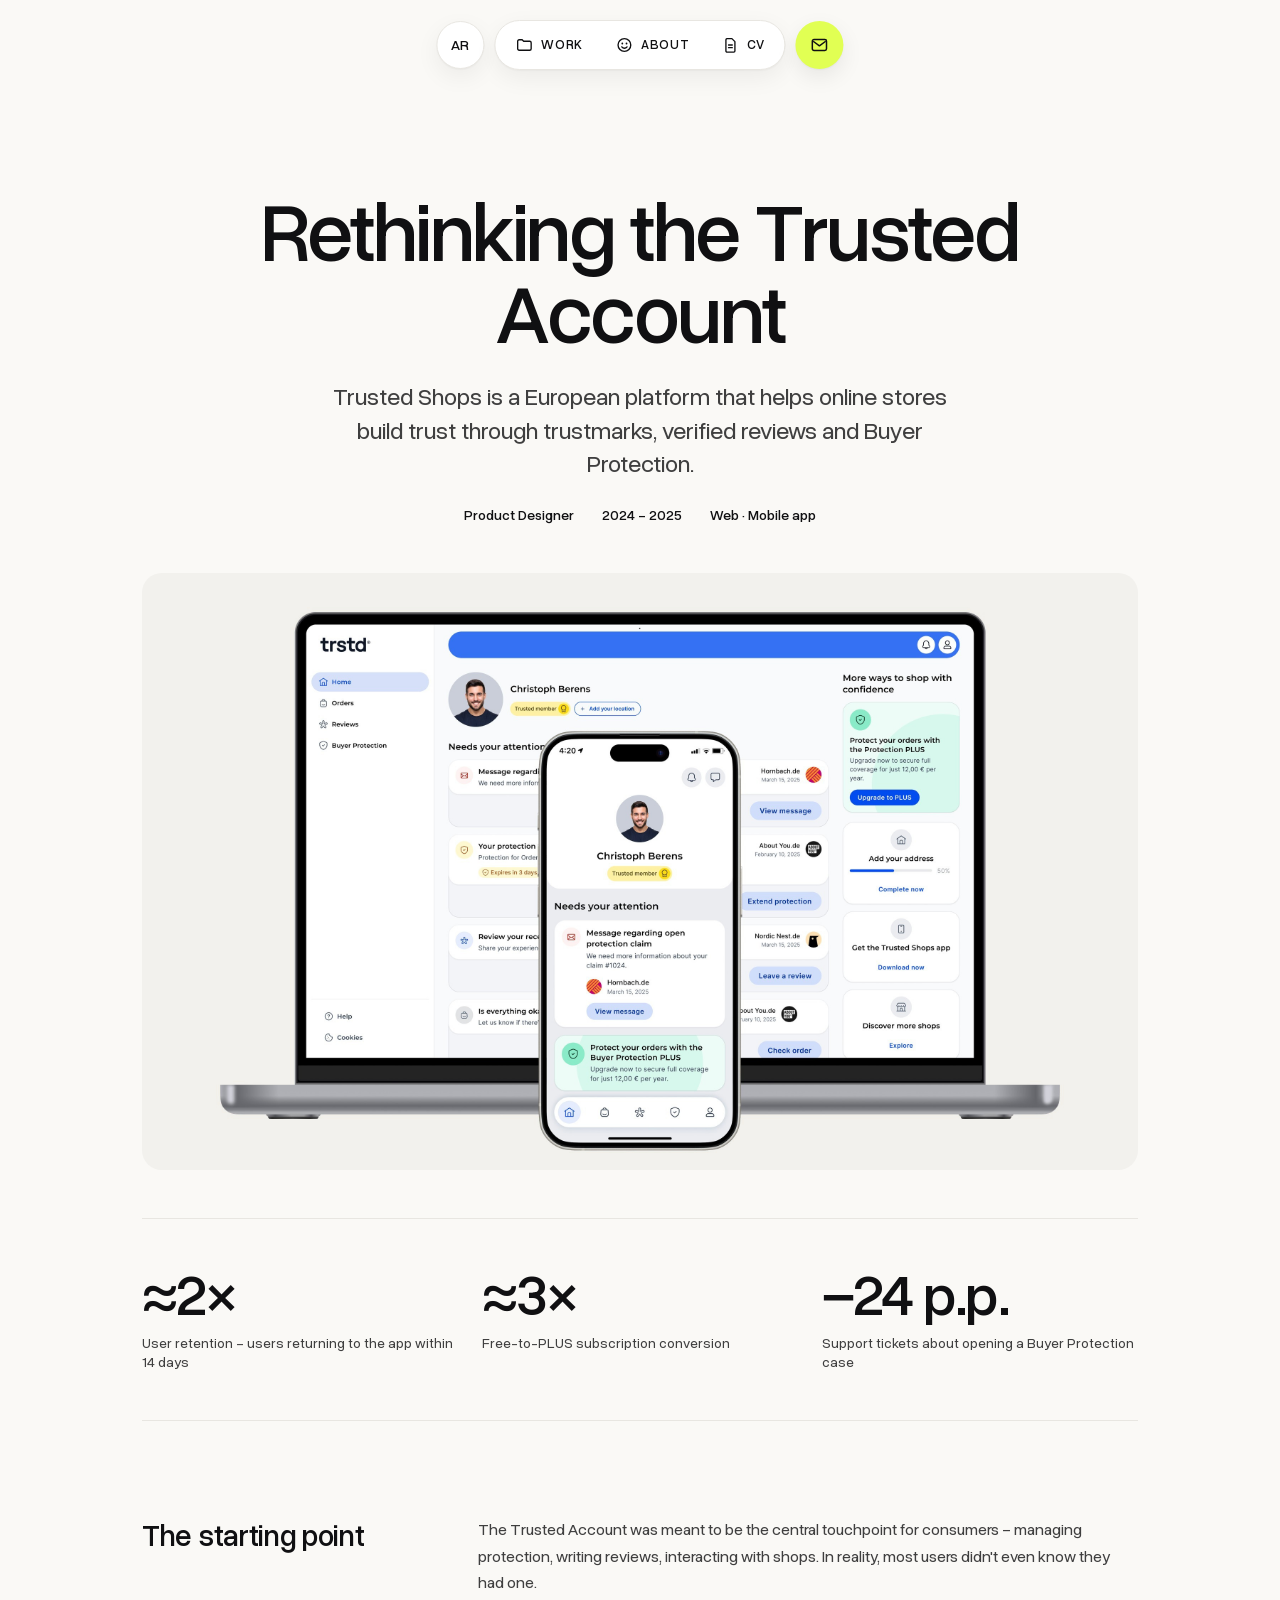
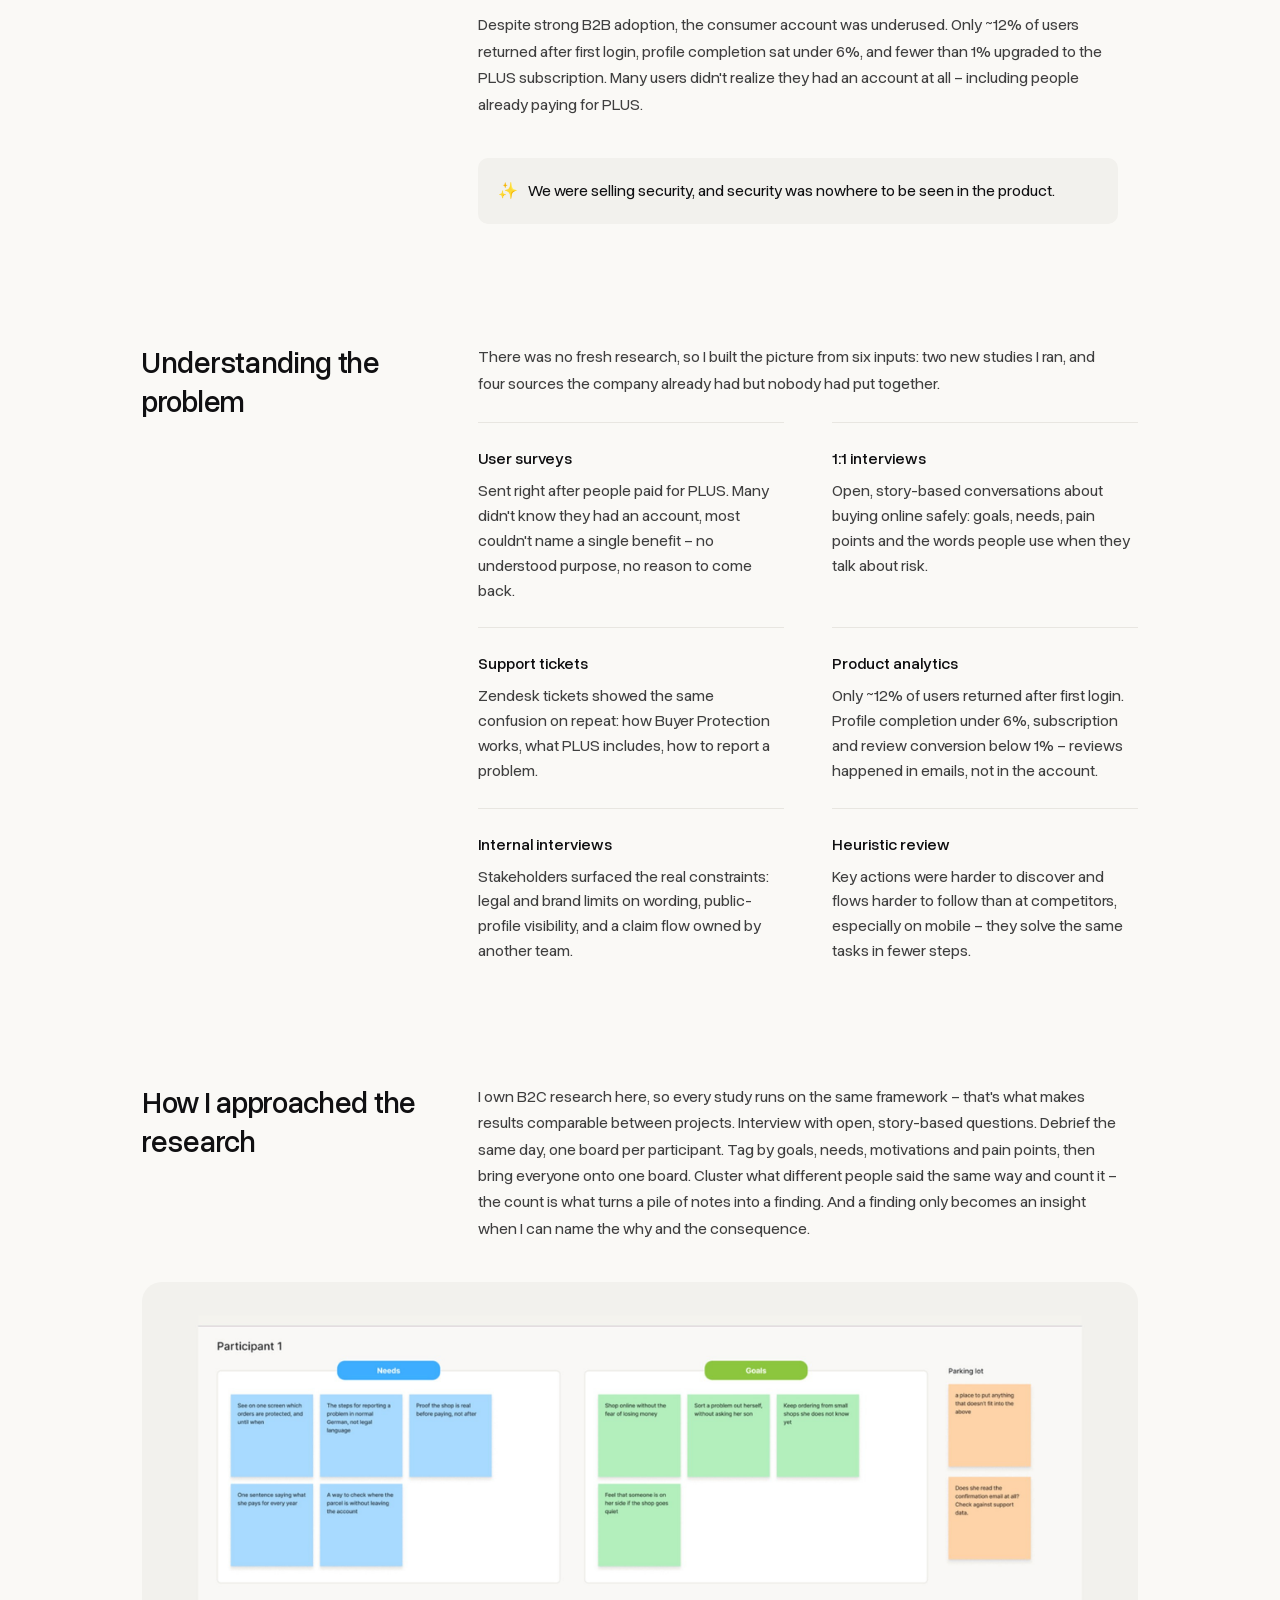
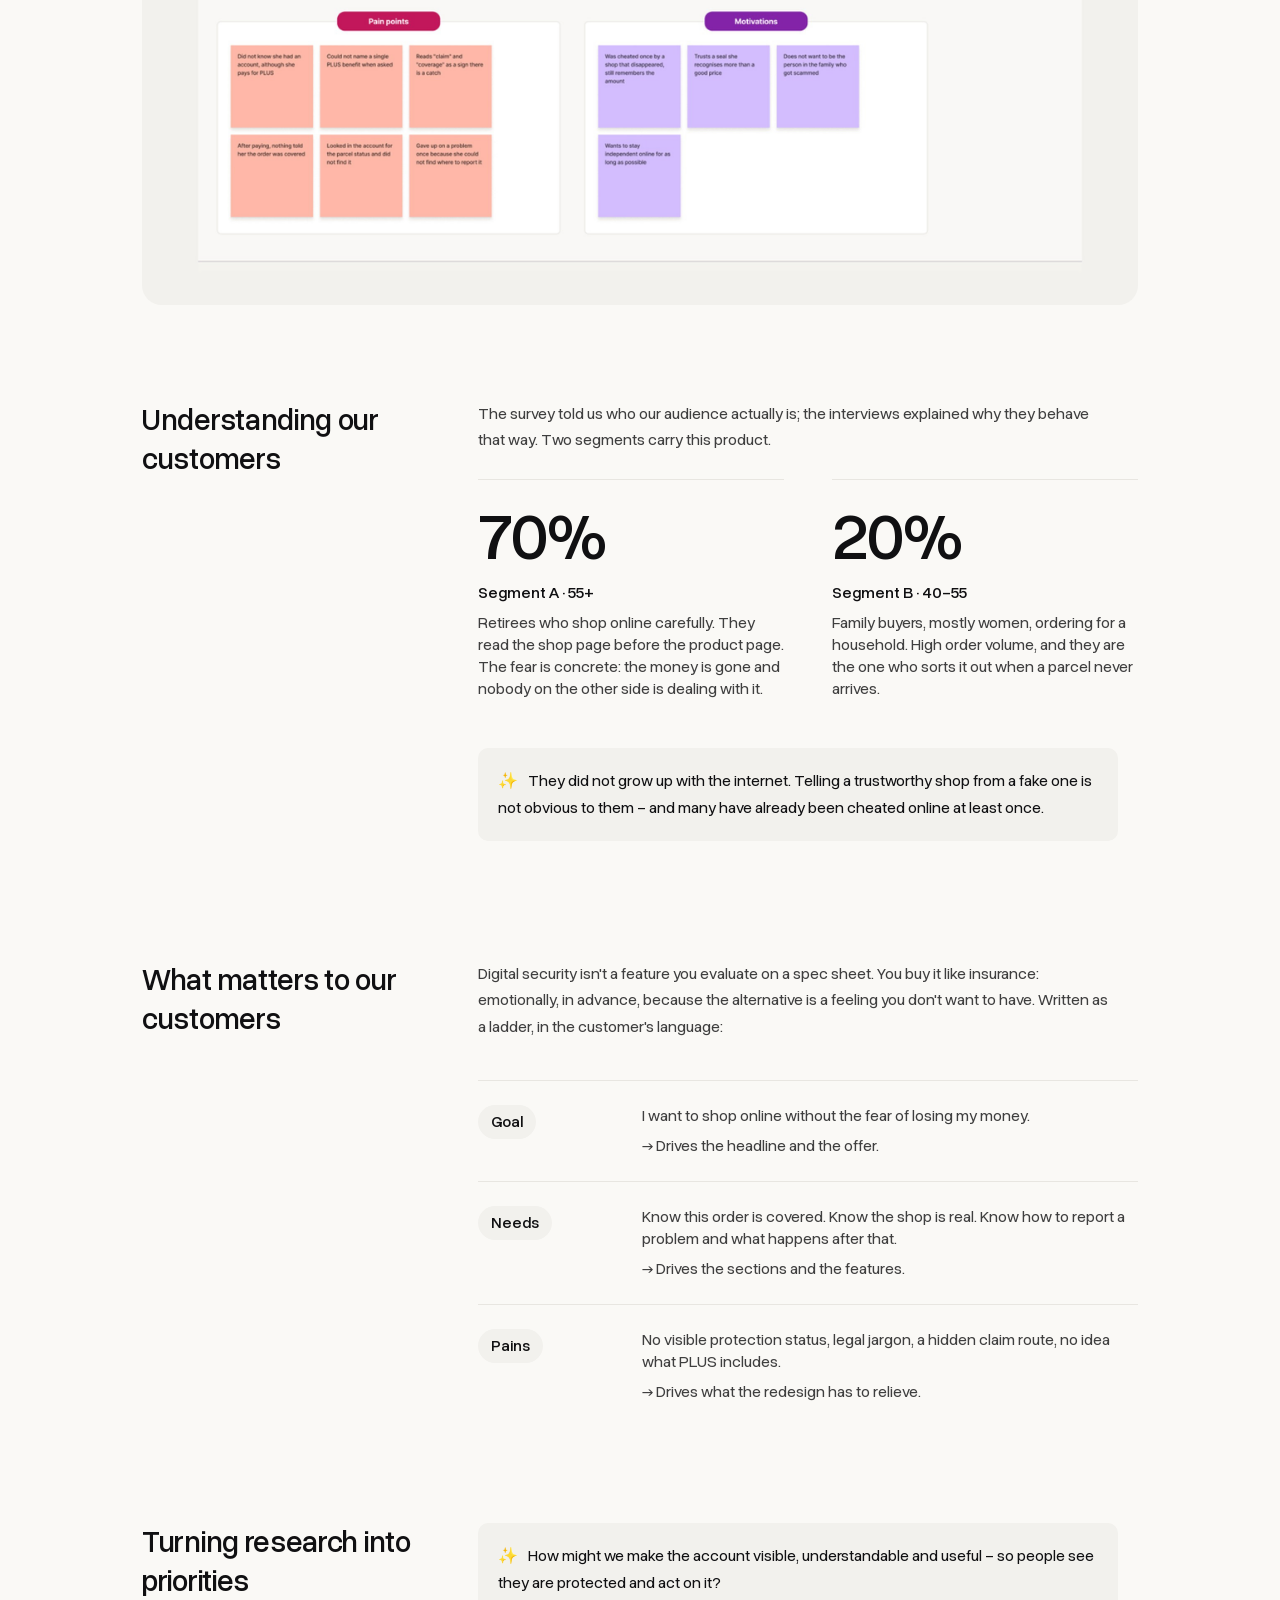
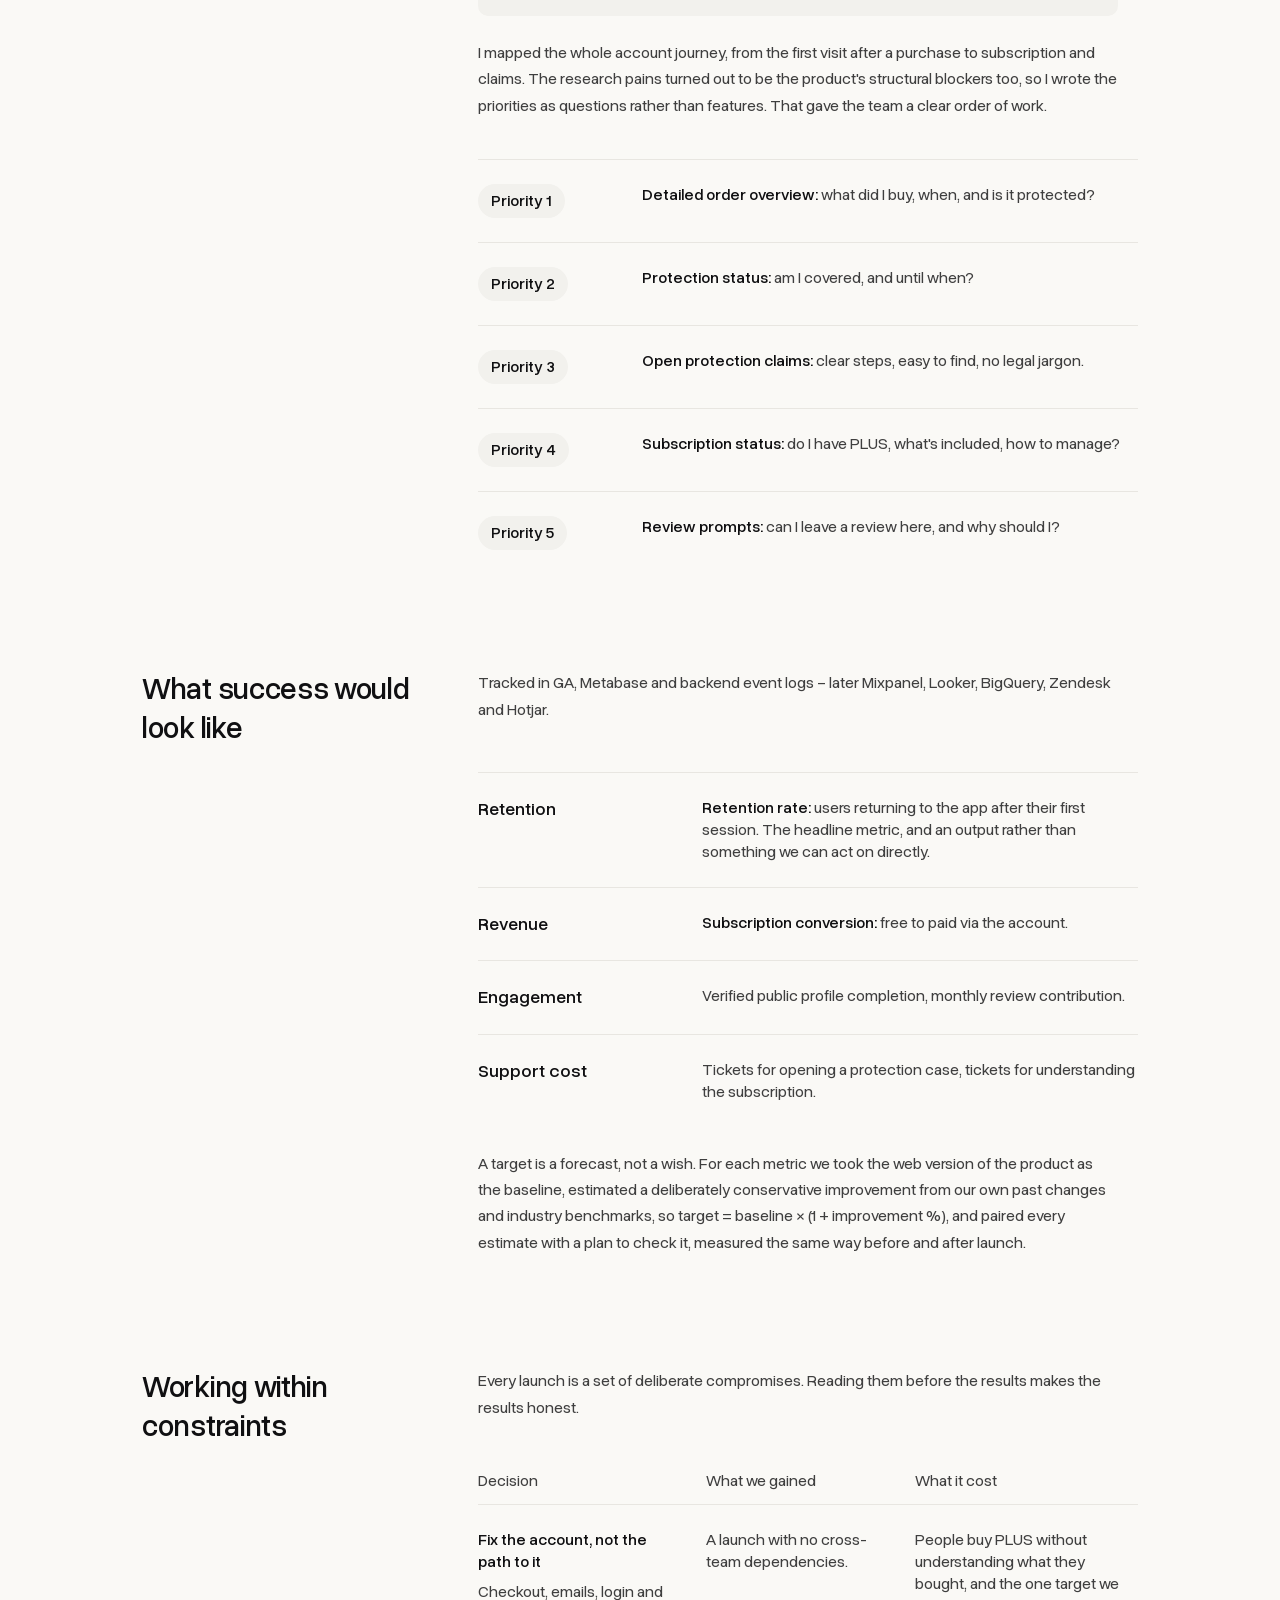
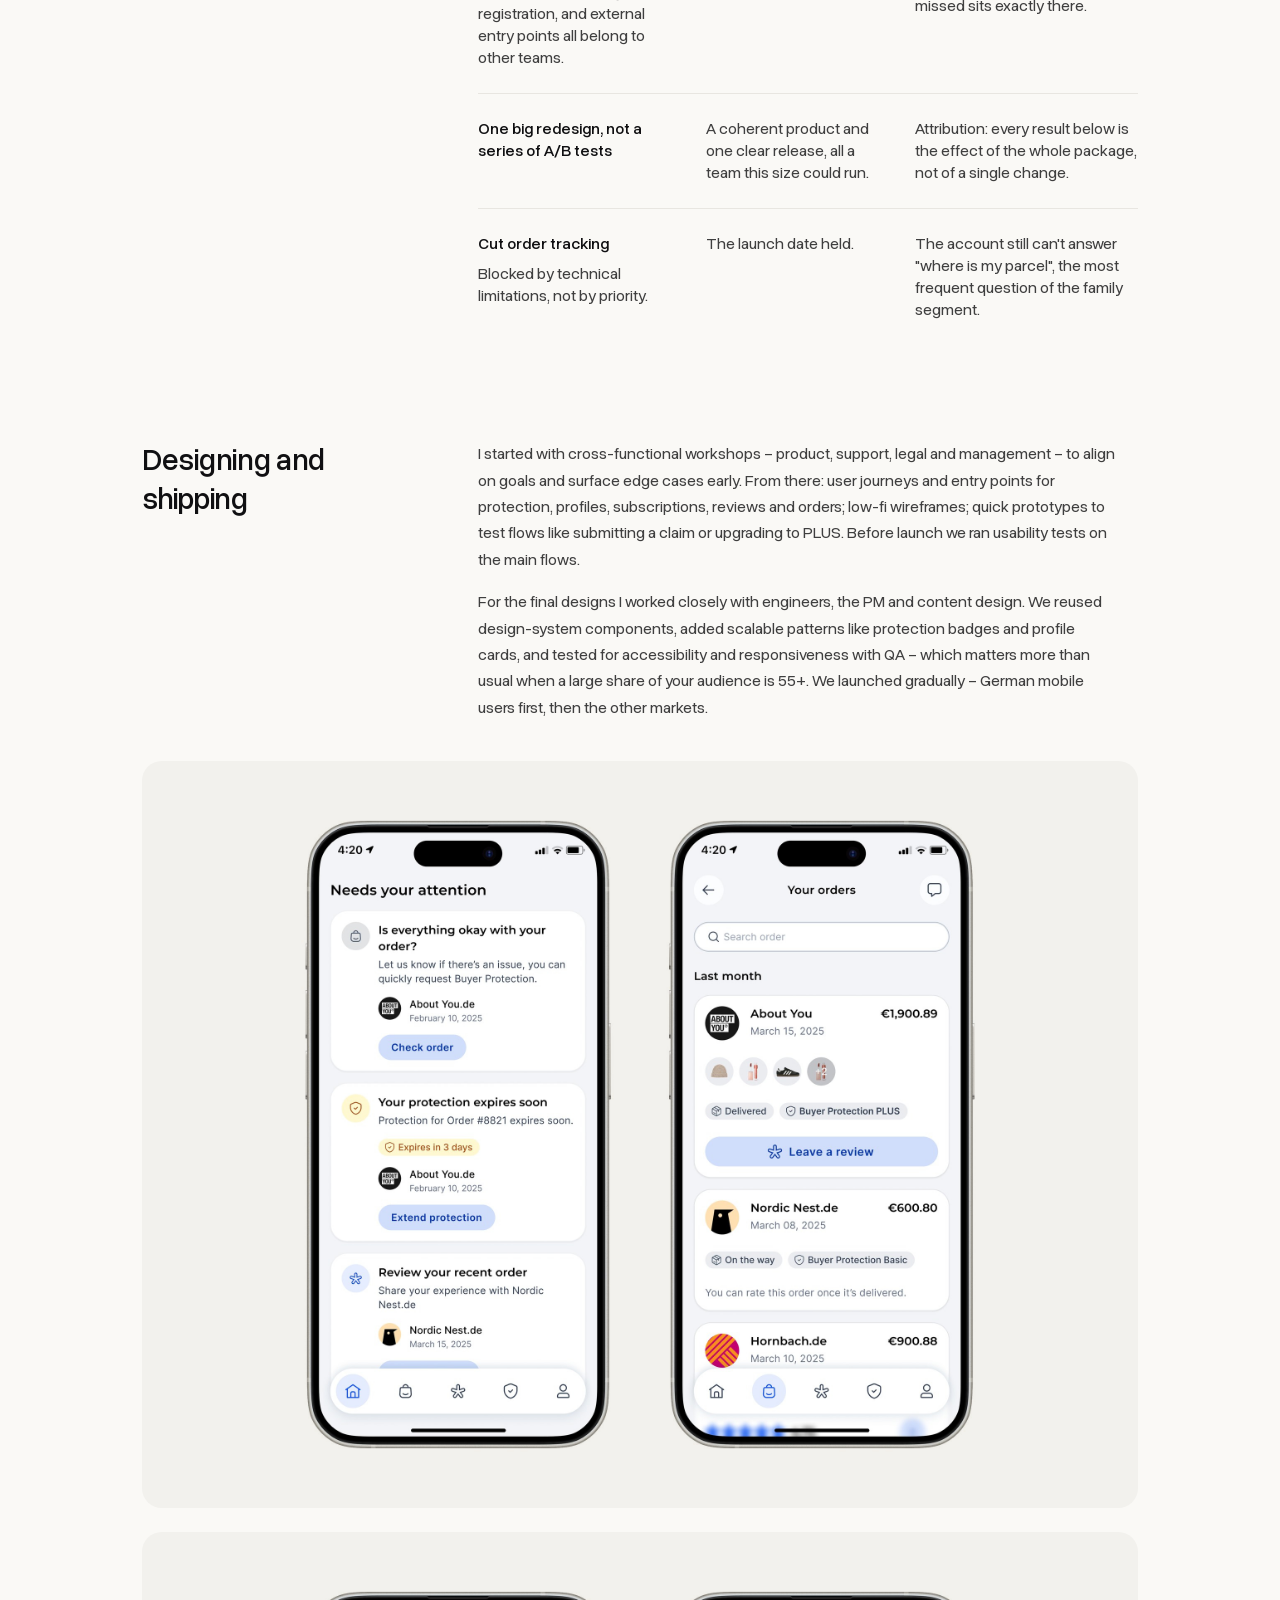
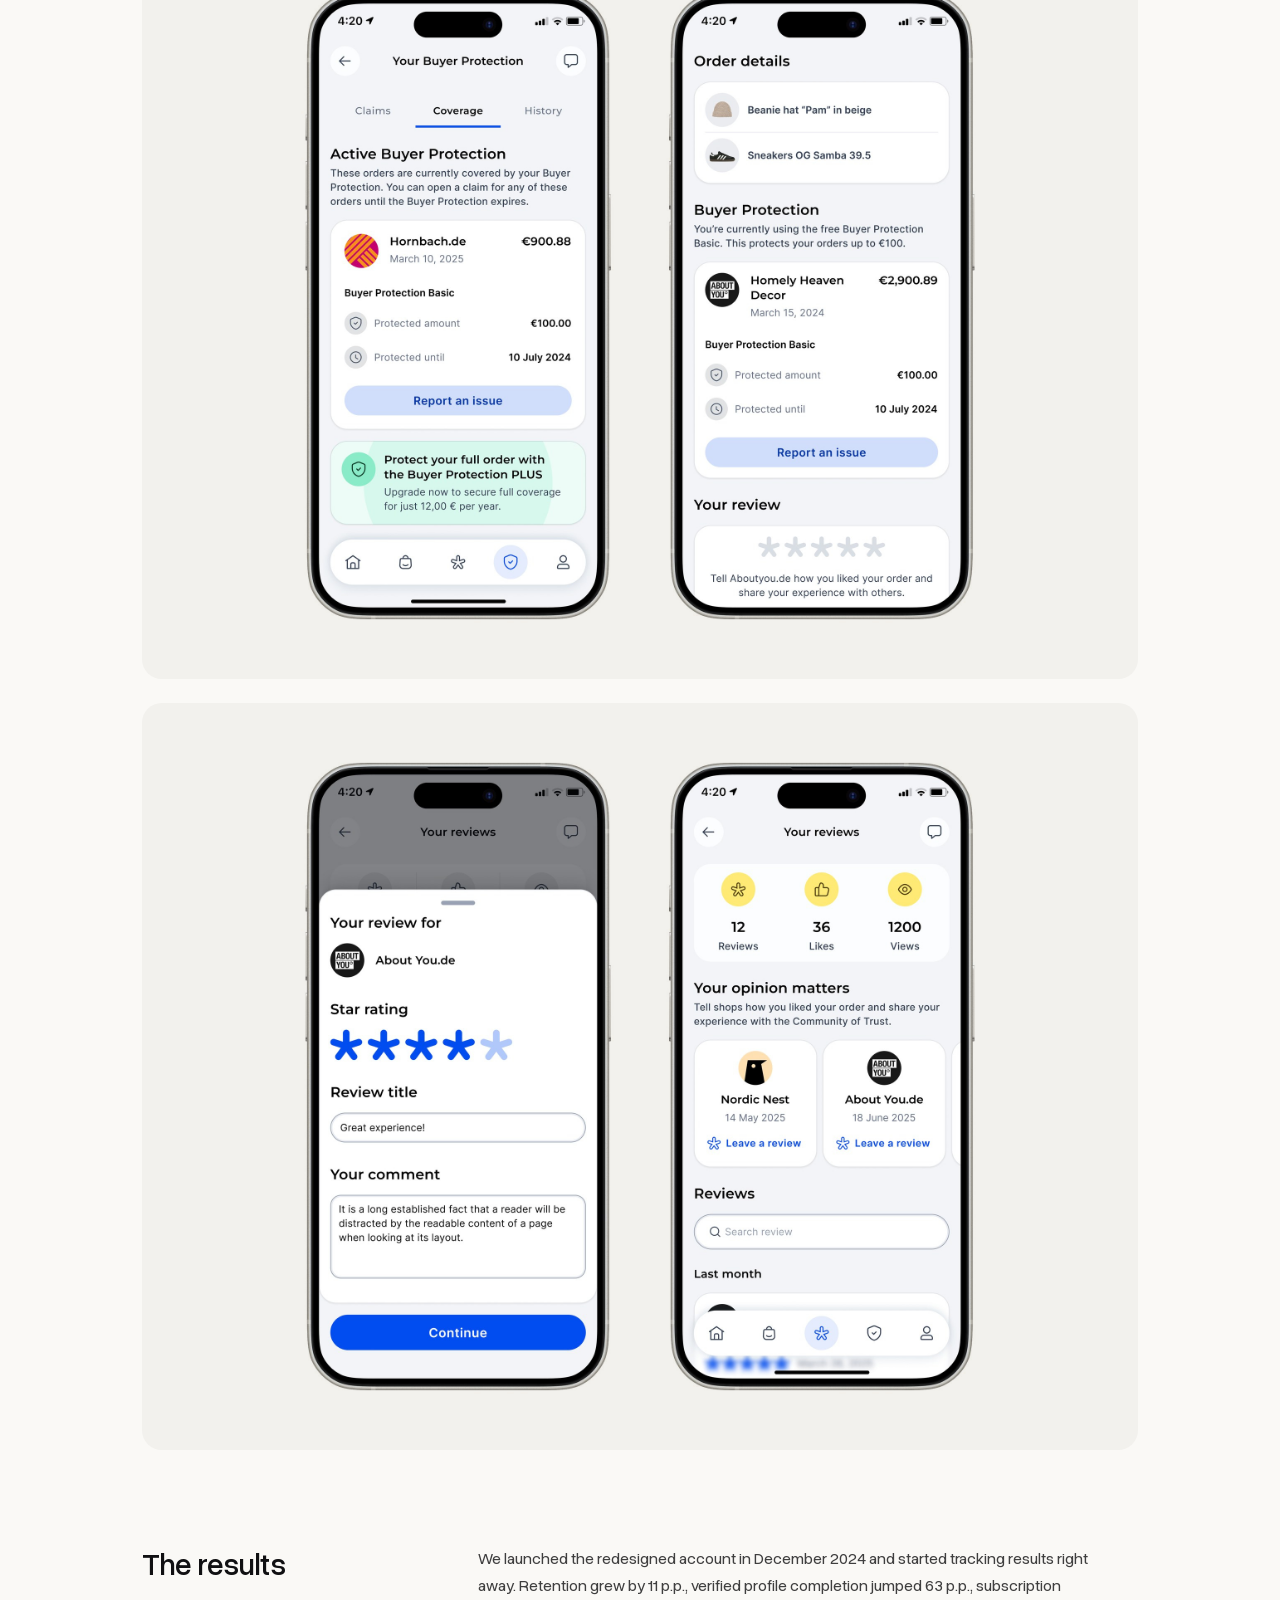
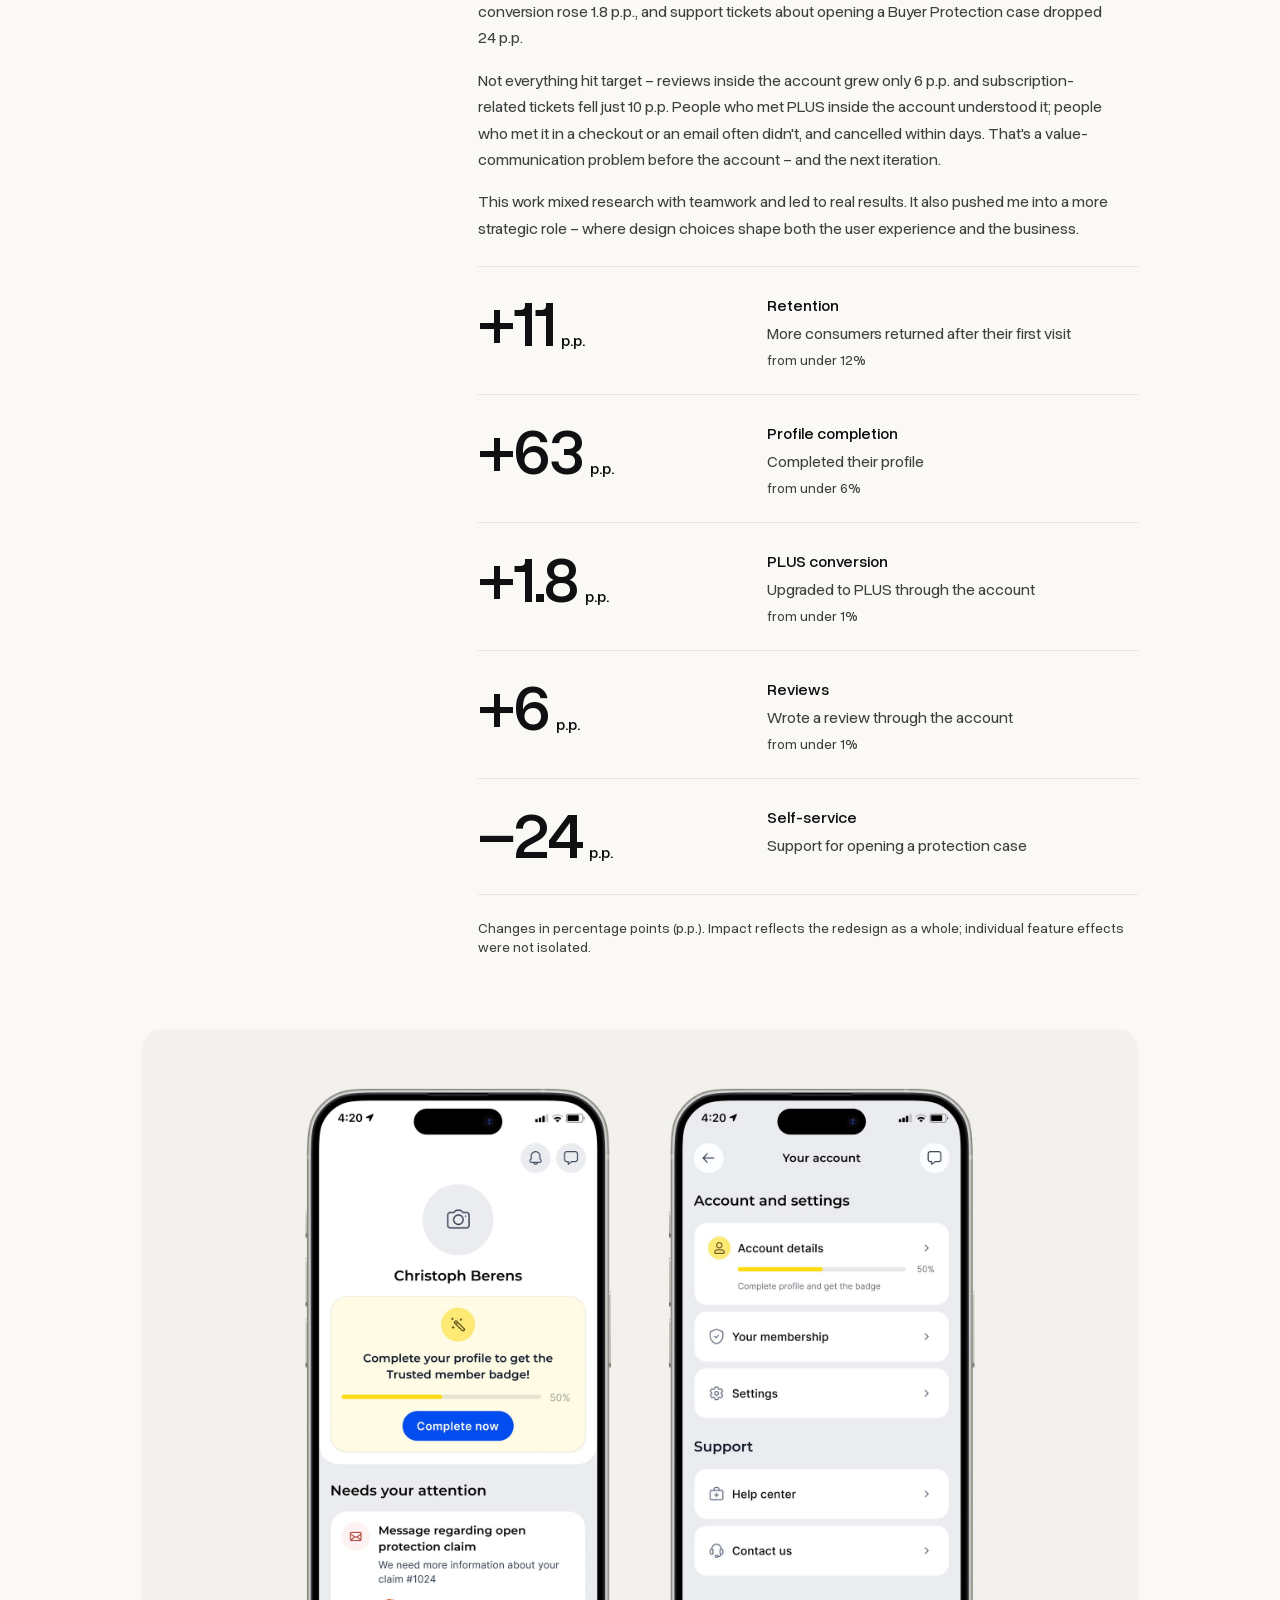
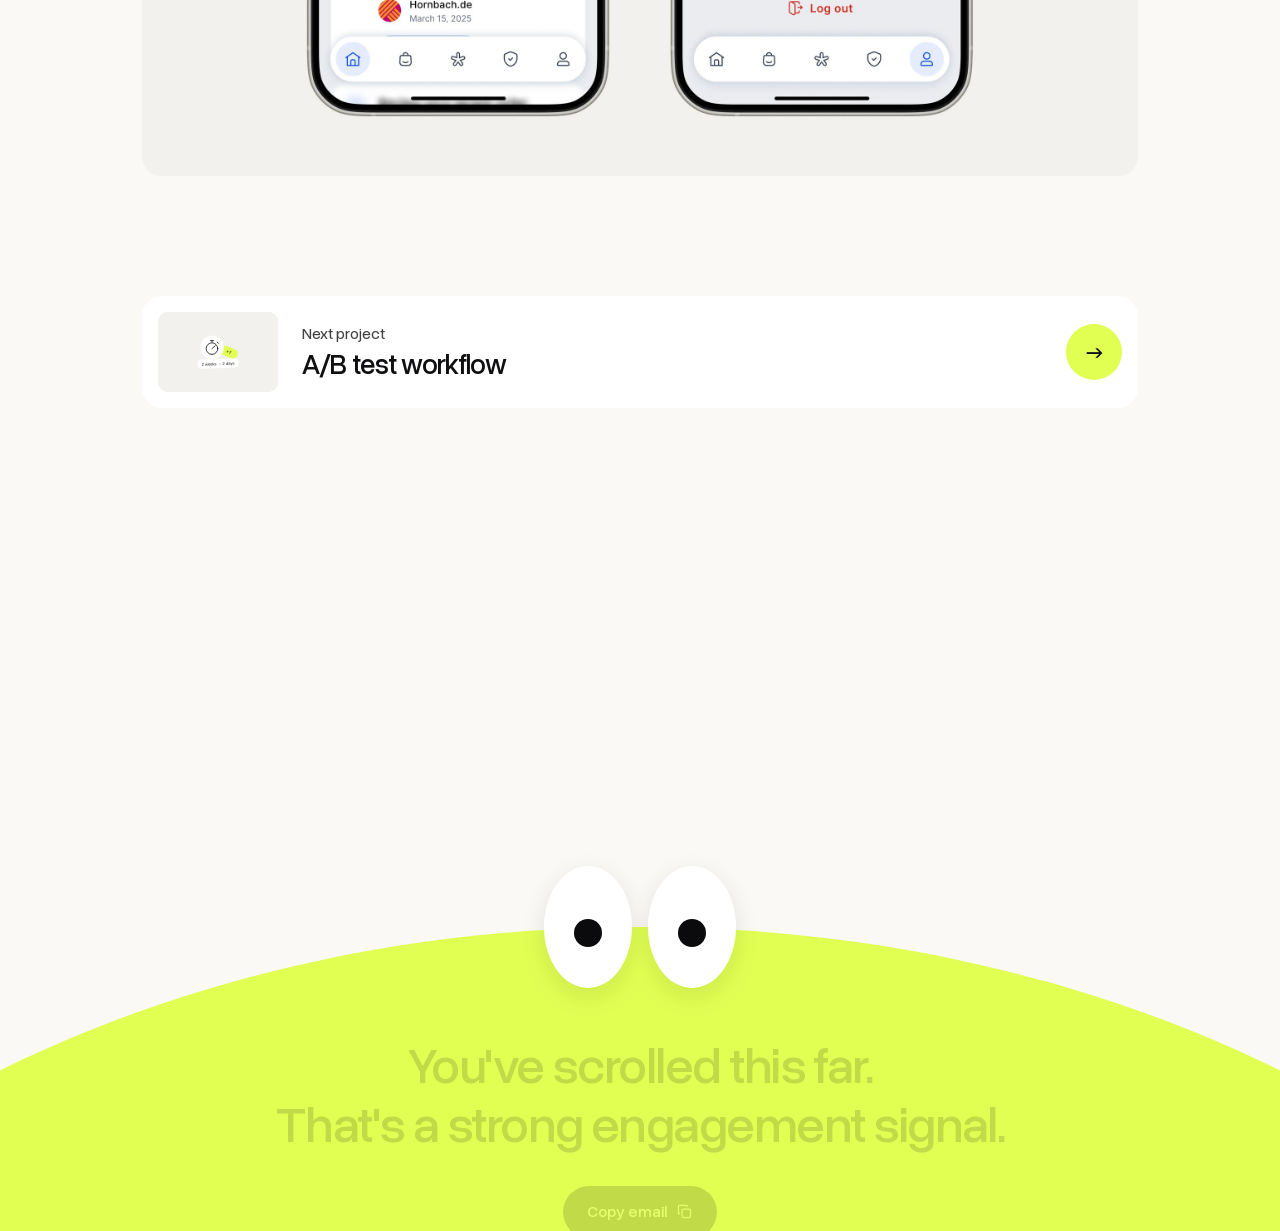
<file: case-trusted-account.html>
<!DOCTYPE html>
<html lang="en">
<head>
  <meta charset="UTF-8">
  <meta name="viewport" content="width=device-width, initial-scale=1.0">
  <title>Trusted Account – Alexandra Rott</title>
  <link rel="preconnect" href="https://fonts.googleapis.com">
  <link rel="preconnect" href="https://fonts.gstatic.com" crossorigin>
  <link href="https://fonts.googleapis.com/css2?family=Instrument+Sans:ital,wght@0,400;0,500;0,600;1,400&family=Instrument+Serif:ital@0;1&display=swap" rel="stylesheet">
  <link rel="icon" type="image/svg+xml" href="favicon.svg">
  <link rel="preload" href="fonts/OverusedGrotesk-VF.woff2" as="font" type="font/woff2" crossorigin>
  <link rel="stylesheet" href="css/style.css?v=20261011n">
</head>
<body class="theme-ivory">

  <header class="site-header">
    <a class="monogram" href="index.html" aria-label="Home">AR</a>
    <nav class="nav-pill" aria-label="Main">
      <a href="index.html#work" class="nav-link is-active">
        <svg viewBox="0 0 24 24" class="nav-icon"><path d="M3 7a2 2 0 0 1 2-2h4l2 2h8a2 2 0 0 1 2 2v8a2 2 0 0 1-2 2H5a2 2 0 0 1-2-2V7z" fill="none" stroke="currentColor" stroke-width="1.8" stroke-linejoin="round"/></svg>
        Work
      </a>
      <a class="nav-link coming-soon nav-hide-mobile">
        <svg viewBox="0 0 24 24" class="nav-icon"><rect x="3.5" y="3.5" width="17" height="17" rx="3" fill="none" stroke="currentColor" stroke-width="1.8"/><circle cx="9" cy="9" r="1.6" fill="currentColor"/><path d="M4 17l5-5 4 4 3-3 4 4" fill="none" stroke="currentColor" stroke-width="1.8" stroke-linejoin="round"/></svg>
        Playground
      </a>
      <a href="about.html" class="nav-link">
        <svg viewBox="0 0 24 24" class="nav-icon"><circle cx="12" cy="12" r="8.5" fill="none" stroke="currentColor" stroke-width="1.8"/><circle cx="9.2" cy="10" r="1.2" fill="currentColor"/><circle cx="14.8" cy="10" r="1.2" fill="currentColor"/><path d="M8.5 14.5c.9 1.2 2.1 1.8 3.5 1.8s2.6-.6 3.5-1.8" fill="none" stroke="currentColor" stroke-width="1.8" stroke-linecap="round"/></svg>
        About
      </a>
      <a class="nav-link coming-soon">
        <svg viewBox="0 0 24 24" class="nav-icon"><path d="M7 3.5h7l4 4V20a1.5 1.5 0 0 1-1.5 1.5h-9A1.5 1.5 0 0 1 6 20V5A1.5 1.5 0 0 1 7.5 3.5z" fill="none" stroke="currentColor" stroke-width="1.8" stroke-linejoin="round"/><path d="M9.5 12h5M9.5 15.5h5" stroke="currentColor" stroke-width="1.8" stroke-linecap="round"/></svg>
        CV
      </a>
    </nav>
    <a class="mail-button" href="mailto:workmail.alexandra@gmail.com" aria-label="Email me">
      <svg viewBox="0 0 24 24"><rect x="3.5" y="5.5" width="17" height="13" rx="2" fill="none" stroke="currentColor" stroke-width="1.8"/><path d="M4.5 7.5l7.5 5.5 7.5-5.5" fill="none" stroke="currentColor" stroke-width="1.8" stroke-linejoin="round"/></svg>
    </a>
  </header>

  <main class="case layout-split hero-poster no-pills">

    <!-- 1. hero -->
    <section class="case-hero">
      <h1 class="case-title serif">Rethinking the Trusted Account</h1>
      <p class="case-intro">Trusted Shops is a European platform that helps online stores build trust through trustmarks, verified reviews and Buyer Protection.</p>

      <dl class="case-facts">
        <div><dt class="mono">Role</dt><dd>Product Designer</dd></div>
        <div><dt class="mono">Timeline</dt><dd>2024 – 2025</dd></div>
        <div><dt class="mono">Platform</dt><dd>Web · Mobile app</dd></div>
      </dl>
    </section>

    <!-- 2. hero image -->
    <div class="case-media case-media-hero is-img">
      <img src="assets/ta-hero-combo.jpg?v=f2" alt="Redesigned Trusted Account on web and mobile" loading="lazy">
    </div>

    <!-- 3. impact strip -->
    <section class="case-impact">
      <div class="impact-item">
        <p class="impact-num serif">≈2×</p>
        <p class="impact-label">User retention – users returning to the app within 14 days</p>
      </div>
      <div class="impact-item">
        <p class="impact-num serif">≈3×</p>
        <p class="impact-label">Free-to-PLUS subscription conversion</p>
      </div>
      <div class="impact-item">
        <p class="impact-num serif">−24 p.p.</p>
        <p class="impact-label">Support tickets about opening a Buyer Protection case</p>
      </div>
    </section>

    <!-- 4. the problem -->
    <section class="case-section">
      <p class="case-kicker mono">Context</p>
      <div class="case-body">
        <h2>The starting point</h2>
        <p>The Trusted Account was meant to be the central touchpoint for consumers – managing protection, writing reviews, interacting with shops. In reality, most users didn't even know they had one.</p>
        <p>Despite strong B2B adoption, the consumer account was underused. Only ~12% of users returned after first login, profile completion sat under 6%, and fewer than 1% upgraded to the PLUS subscription. Many users didn't realize they had an account at all – including people already paying for PLUS.</p>
        <p class="case-quote serif">We were selling security, and security was nowhere to be seen in the product.</p>
      </div>
    </section>

    <!-- 5. research -->
    <section class="case-section">
      <p class="case-kicker mono">Research</p>
      <div class="case-body">
        <h2>Understanding the problem</h2>
        <p>There was no fresh research, so I built the picture from six inputs: two new studies I ran, and four sources the company already had but nobody had put together.</p>
      </div>
      <div class="insights insights-plain">
        <div class="insight-card">
          <p class="mono">User surveys</p>
          <p>Sent right after people paid for PLUS. Many didn't know they had an account, most couldn't name a single benefit – no understood purpose, no reason to come back.</p>
        </div>
        <div class="insight-card">
          <p class="mono">1:1 interviews</p>
          <p>Open, story-based conversations about buying online safely: goals, needs, pain points and the words people use when they talk about risk.</p>
        </div>
        <div class="insight-card">
          <p class="mono">Support tickets</p>
          <p>Zendesk tickets showed the same confusion on repeat: how Buyer Protection works, what PLUS includes, how to report a problem.</p>
        </div>
        <div class="insight-card">
          <p class="mono">Product analytics</p>
          <p>Only ~12% of users returned after first login. Profile completion under 6%, subscription and review conversion below 1% – reviews happened in emails, not in the account.</p>
        </div>
        <div class="insight-card">
          <p class="mono">Internal interviews</p>
          <p>Stakeholders surfaced the real constraints: legal and brand limits on wording, public-profile visibility, and a claim flow owned by another team.</p>
        </div>
        <div class="insight-card">
          <p class="mono">Heuristic review</p>
          <p>Key actions were harder to discover and flows harder to follow than at competitors, especially on mobile – they solve the same tasks in fewer steps.</p>
        </div>
      </div>
    </section>

    <!-- 6. method -->
    <section class="case-section">
      <p class="case-kicker mono">Method</p>
      <div class="case-body">
        <h2>How I approached the research</h2>
        <p>I own B2C research here, so every study runs on the same framework – that's what makes results comparable between projects. Interview with open, story-based questions. Debrief the same day, one board per participant. Tag by goals, needs, motivations and pain points, then bring everyone onto one board. Cluster what different people said the same way and count it – the count is what turns a pile of notes into a finding. And a finding only becomes an insight when I can name the why and the consequence.</p>
      </div>
      <div class="case-media is-img">
        <img src="assets/ta-research-board.jpg?v=f2" alt="Participant research board with needs, goals, pain points and motivations" loading="lazy">
      </div>
    </section>

    <!-- 7. audience -->
    <section class="case-section">
      <p class="case-kicker mono">Audience</p>
      <div class="case-body">
        <h2>Understanding our customers</h2>
        <p>The survey told us who our audience actually is; the interviews explained why they behave that way. Two segments carry this product.</p>
      </div>
      <div class="segments">
        <div class="segment">
          <p class="segment-num">70%</p>
          <p class="segment-name">Segment A · 55+</p>
          <p class="segment-text">Retirees who shop online carefully. They read the shop page before the product page. The fear is concrete: the money is gone and nobody on the other side is dealing with it.</p>
        </div>
        <div class="segment">
          <p class="segment-num">20%</p>
          <p class="segment-name">Segment B · 40–55</p>
          <p class="segment-text">Family buyers, mostly women, ordering for a household. High order volume, and they are the one who sorts it out when a parcel never arrives.</p>
        </div>
      </div>
      <div class="case-body" style="margin-top: 20px">
        <p class="case-quote serif">They did not grow up with the internet. Telling a trustworthy shop from a fake one is not obvious to them – and many have already been cheated online at least once.</p>
      </div>
    </section>

    <!-- 8. reframe -->
    <section class="case-section">
      <p class="case-kicker mono">Reframe</p>
      <div class="case-body">
        <h2>What matters to our customers</h2>
        <p>Digital security isn't a feature you evaluate on a spec sheet. You buy it like insurance: emotionally, in advance, because the alternative is a feeling you don't want to have. Written as a ladder, in the customer's language:</p>
      </div>
      <div class="ladder">
        <div class="ladder-row">
          <span class="label-pill">Goal</span>
          <div>
            <p>I want to shop online without the fear of losing my money.</p>
            <p class="ladder-drives">→ Drives the headline and the offer.</p>
          </div>
        </div>
        <div class="ladder-row">
          <span class="label-pill">Needs</span>
          <div>
            <p>Know this order is covered. Know the shop is real. Know how to report a problem and what happens after that.</p>
            <p class="ladder-drives">→ Drives the sections and the features.</p>
          </div>
        </div>
        <div class="ladder-row">
          <span class="label-pill">Pains</span>
          <div>
            <p>No visible protection status, legal jargon, a hidden claim route, no idea what PLUS includes.</p>
            <p class="ladder-drives">→ Drives what the redesign has to relieve.</p>
          </div>
        </div>
      </div>
    </section>

    <!-- 9. the brief -->
    <section class="case-section">
      <p class="case-kicker mono">Brief</p>
      <div class="case-body">
        <h2>Turning research into priorities</h2>
        <p class="case-quote serif">How might we make the account visible, understandable and useful – so people see they are protected and act on it?</p>
        <p>I mapped the whole account journey, from the first visit after a purchase to subscription and claims. The research pains turned out to be the product's structural blockers too, so I wrote the priorities as questions rather than features. That gave the team a clear order of work.</p>
      </div>
      <div class="ladder">
        <div class="ladder-row">
          <span class="label-pill">Priority 1</span>
          <p><strong>Detailed order overview:</strong> what did I buy, when, and is it protected?</p>
        </div>
        <div class="ladder-row">
          <span class="label-pill">Priority 2</span>
          <p><strong>Protection status:</strong> am I covered, and until when?</p>
        </div>
        <div class="ladder-row">
          <span class="label-pill">Priority 3</span>
          <p><strong>Open protection claims:</strong> clear steps, easy to find, no legal jargon.</p>
        </div>
        <div class="ladder-row">
          <span class="label-pill">Priority 4</span>
          <p><strong>Subscription status:</strong> do I have PLUS, what's included, how to manage?</p>
        </div>
        <div class="ladder-row">
          <span class="label-pill">Priority 5</span>
          <p><strong>Review prompts:</strong> can I leave a review here, and why should I?</p>
        </div>
      </div>
    </section>

    <!-- 10. success metrics -->
    <section class="case-section">
      <p class="case-kicker mono">Success metrics</p>
      <div class="case-body">
        <h2>What success would look like</h2>
        <p>Tracked in GA, Metabase and backend event logs – later Mixpanel, Looker, BigQuery, Zendesk and Hotjar.</p>
      </div>
      <div class="metrics">
        <div class="metric-row">
          <p class="metric-name">Retention</p>
          <p class="metric-text"><strong>Retention rate:</strong> users returning to the app after their first session. The headline metric, and an output rather than something we can act on directly.</p>
        </div>
        <div class="metric-row">
          <p class="metric-name">Revenue</p>
          <p class="metric-text"><strong>Subscription conversion:</strong> free to paid via the account.</p>
        </div>
        <div class="metric-row">
          <p class="metric-name">Engagement</p>
          <p class="metric-text">Verified public profile completion, monthly review contribution.</p>
        </div>
        <div class="metric-row">
          <p class="metric-name">Support cost</p>
          <p class="metric-text">Tickets for opening a protection case, tickets for understanding the subscription.</p>
        </div>
      </div>
      <div class="case-body">
        <p>A target is a forecast, not a wish. For each metric we took the web version of the product as the baseline, estimated a deliberately conservative improvement from our own past changes and industry benchmarks, so target = baseline × (1 + improvement %), and paired every estimate with a plan to check it, measured the same way before and after launch.</p>
      </div>
    </section>

    <!-- 11. trade-offs -->
    <section class="case-section">
      <p class="case-kicker mono">Trade-offs</p>
      <div class="case-body">
        <h2>Working within constraints</h2>
        <p>Every launch is a set of deliberate compromises. Reading them before the results makes the results honest.</p>
      </div>
      <div class="tt">
        <div class="tt-head"><span>Decision</span><span>What we gained</span><span>What it cost</span></div>
        <div class="tt-row">
          <div class="tt-cell" data-label="Decision">
            <p class="tt-title">Fix the account, not the path to it</p>
            <p class="tt-sub">Checkout, emails, login and registration, and external entry points all belong to other teams.</p>
          </div>
          <p class="tt-cell" data-label="What we gained">A launch with no cross-team dependencies.</p>
          <p class="tt-cell" data-label="What it cost">People buy PLUS without understanding what they bought, and the one target we missed sits exactly there.</p>
        </div>
        <div class="tt-row">
          <div class="tt-cell" data-label="Decision">
            <p class="tt-title">One big redesign, not a series of A/B tests</p>
          </div>
          <p class="tt-cell" data-label="What we gained">A coherent product and one clear release, all a team this size could run.</p>
          <p class="tt-cell" data-label="What it cost">Attribution: every result below is the effect of the whole package, not of a single change.</p>
        </div>
        <div class="tt-row">
          <div class="tt-cell" data-label="Decision">
            <p class="tt-title">Cut order tracking</p>
            <p class="tt-sub">Blocked by technical limitations, not by priority.</p>
          </div>
          <p class="tt-cell" data-label="What we gained">The launch date held.</p>
          <p class="tt-cell" data-label="What it cost">The account still can't answer "where is my parcel", the most frequent question of the family segment.</p>
        </div>
      </div>
    </section>

    <!-- 12. the design -->
    <section class="case-section">
      <p class="case-kicker mono">Design</p>
      <div class="case-body">
        <h2>Designing and shipping</h2>
        <p>I started with cross-functional workshops – product, support, legal and management – to align on goals and surface edge cases early. From there: user journeys and entry points for protection, profiles, subscriptions, reviews and orders; low-fi wireframes; quick prototypes to test flows like submitting a claim or upgrading to PLUS. Before launch we ran usability tests on the main flows.</p>
        <p>For the final designs I worked closely with engineers, the PM and content design. We reused design-system components, added scalable patterns like protection badges and profile cards, and tested for accessibility and responsiveness with QA – which matters more than usual when a large share of your audience is 55+. We launched gradually – German mobile users first, then the other markets.</p>
      </div>
      <div class="case-media is-img">
        <img src="assets/ta-design-alerts-orders.jpg?v=f2" alt="Proactive alerts and order cards with post-purchase statuses" loading="lazy">
      </div>
      <div class="case-media is-img">
        <img src="assets/ta-design-protection.jpg?v=f2" alt="Buyer Protection overview and order-level protection details" loading="lazy">
      </div>
      <div class="case-media is-img">
        <img src="assets/ta-design-reviews.jpg?v=f2" alt="Contextual review submission and review dashboard" loading="lazy">
      </div>
    </section>

    <!-- 13. outcome -->
    <section class="case-section">
      <p class="case-kicker mono">Results</p>
      <div class="case-body">
        <h2>The results</h2>
        <p>We launched the redesigned account in December 2024 and started tracking results right away. Retention grew by 11 p.p., verified profile completion jumped 63 p.p., subscription conversion rose 1.8 p.p., and support tickets about opening a Buyer Protection case dropped 24 p.p.</p>
        <p>Not everything hit target – reviews inside the account grew only 6 p.p. and subscription-related tickets fell just 10 p.p. People who met PLUS inside the account understood it; people who met it in a checkout or an email often didn't, and cancelled within days. That's a value-communication problem before the account – and the next iteration.</p>
        <p>This work mixed research with teamwork and led to real results. It also pushed me into a more strategic role – where design choices shape both the user experience and the business.</p>
      </div>
      <div class="results-board">
        <div class="result-rows">
          <div class="result-row"><p class="result-num">+11<span> p.p.</span></p><div><p class="result-name">Retention</p><p class="result-text">More consumers returned after their first visit</p><p class="result-base">from under 12%</p></div></div>
          <div class="result-row"><p class="result-num">+63<span> p.p.</span></p><div><p class="result-name">Profile completion</p><p class="result-text">Completed their profile</p><p class="result-base">from under 6%</p></div></div>
          <div class="result-row"><p class="result-num">+1.8<span> p.p.</span></p><div><p class="result-name">PLUS conversion</p><p class="result-text">Upgraded to PLUS through the account</p><p class="result-base">from under 1%</p></div></div>
          <div class="result-row"><p class="result-num">+6<span> p.p.</span></p><div><p class="result-name">Reviews</p><p class="result-text">Wrote a review through the account</p><p class="result-base">from under 1%</p></div></div>
          <div class="result-row"><p class="result-num">−24<span> p.p.</span></p><div><p class="result-name">Self-service</p><p class="result-text">Support for opening a protection case</p></div></div>
        </div>
        <p class="result-note">Changes in percentage points (p.p.). Impact reflects the redesign as a whole; individual feature effects were not isolated.</p>
      </div>
      <div class="case-media is-img">
        <img src="assets/ta-outcome-profile.jpg?v=f2" alt="Profile completion banner and account settings driving verified profiles" loading="lazy">
      </div>
    </section>

    <!-- 9. next project -->
    <a class="case-next" href="case-ab-workflow.html">
      <span class="next-thumb"><img src="assets/ab-cover-pills.svg" alt="" loading="lazy"></span>
      <span class="next-text">
        <span class="next-label">Next project</span>
        <span class="case-next-name">A/B test workflow</span>
      </span>
      <span class="next-go" aria-hidden="true">→</span>
    </a>

  </main>

  <footer class="dome-footer">
    <div class="dome-bg" aria-hidden="true"></div>
    <div class="dome-eyes" aria-hidden="true">
      <span class="d-eye"><span class="d-pupil"></span></span>
      <span class="d-eye"><span class="d-pupil"></span></span>
    </div>
    <div class="dome-content">
      <p class="dome-title">You've scrolled this far.<br>That's a strong engagement signal.</p>
      <button class="copy-email dome-copy js-copy-email" data-email="workmail.alexandra@gmail.com">
        Copy email
        <svg viewBox="0 0 24 24"><rect x="8.5" y="8.5" width="12" height="12" rx="2.5" fill="none" stroke="currentColor" stroke-width="1.8"/><path d="M15.5 5.5v-1a1 1 0 0 0-1-1h-10a1 1 0 0 0-1 1v10a1 1 0 0 0 1 1h1" fill="none" stroke="currentColor" stroke-width="1.8"/></svg>
      </button>
      <div class="dome-bottom mono"><span>© 2026 Alexandra Rott</span><span>Built with love</span></div>
    </div>
  </footer>

  <script src="js/footer.js?v=20260709f"></script>
  <script src="js/coming-soon.js?v=20261009e"></script>
  <script src="js/reveal.js?v=20260709f"></script>
  <script data-goatcounter="https://alexproductb2b.goatcounter.com/count"
          async src="//gc.zgo.at/count.js"></script>
</body>
</html>
</file>
<file: css/style.css>
/* ============ fonts ============ */
/* Golften Demo is picked up from the locally installed demo font
   (local() only - no font files shipped). Visitors without it fall
   back to Instrument Serif. NOTE: buy a license before wide sharing. */
@font-face {
  font-family: "Golften";
  src: local("Golften Demo Regular"), local("GolftenDemo-Regular");
  font-weight: 400;
  font-style: normal;
}

/* ============ base ============ */
@font-face {
  font-family: "Overused Grotesk";
  src: url("../fonts/OverusedGrotesk-VF.woff2") format("woff2-variations");
  font-weight: 100 900;
  font-style: normal;
  font-display: optional;
}

:root {
  --bg: rgba(250, 249, 246, 0.9);
  --ink: #101012;
  --ink-soft: rgba(16, 16, 18, 0.8);
  --card: #ffffff;
  --line: #e8e6e1;
  --yellow: #FFD447;
  --coral: #F07048;
  --sky: #8FC7F2;
  --mint: #7FDDAF;
  --pink: #F7C8DC;
  --lime: #CDEB8B;
  --lilac: #CDBBF7;
  --radius-card: 28px;
  --font-display: "Golften", "Instrument Serif", Georgia, serif;
  --font-sans: "Overused Grotesk", "Instrument Sans", system-ui, -apple-system, sans-serif;
  --font-serif: "Overused Grotesk", "Instrument Sans", system-ui, -apple-system, sans-serif;
  --font-mono: "Overused Grotesk", "Instrument Sans", system-ui, -apple-system, sans-serif;
}

* { margin: 0; padding: 0; box-sizing: border-box; }

html { scroll-behavior: smooth; }

body {
  font-family: var(--font-sans);
  background: var(--bg);
  color: var(--ink);
  -webkit-font-smoothing: antialiased;
}

.serif { font-family: var(--font-serif); font-weight: 400; }
.mono {
  font-family: var(--font-mono);
  font-size: 12px;
  letter-spacing: 0.12em;
  text-transform: uppercase;
  color: var(--ink-soft);
}

a { color: inherit; text-decoration: none; }

/* ============ header ============ */
.site-header {
  position: fixed;
  top: 20px;
  left: 50%;
  transform: translateX(-50%);
  display: flex;
  align-items: center;
  gap: 10px;
  z-index: 100;
}

.monogram {
  width: 48px;
  height: 48px;
  border-radius: 50%;
  background: var(--card);
  border: 1px solid var(--line);
  display: grid;
  place-items: center;
  font-family: var(--font-mono);
  font-size: 14px;
  font-weight: 500;
  box-shadow: 0 1px 2px rgba(16, 16, 18, 0.04), 0 8px 24px rgba(16, 16, 18, 0.06);
  transition: transform 0.2s;
}
.wordmark {
  font-family: var(--font-mono);
  font-size: 13px;
  font-weight: 500;
  letter-spacing: 0.08em;
  text-transform: uppercase;
  color: var(--ink);
  white-space: nowrap;
  align-self: center;
}

.monogram:hover { transform: scale(1.08) rotate(-6deg); }

.nav-pill {
  display: flex;
  align-items: center;
  gap: 4px;
  background: var(--card);
  border: 1px solid var(--line);
  border-radius: 999px;
  padding: 6px;
  box-shadow: 0 1px 2px rgba(16, 16, 18, 0.04), 0 8px 24px rgba(16, 16, 18, 0.06);
}

.nav-link {
  display: flex;
  align-items: center;
  gap: 8px;
  font-family: var(--font-mono);
  font-size: 12.5px;
  font-weight: 500;
  letter-spacing: 0.08em;
  text-transform: uppercase;
  padding: 9px 14px;
  border-radius: 999px;
  transition: background 0.2s;
}

.nav-link:hover { background: #f1efe9; }
/* Playground temporarily hidden (all screens) */
.nav-hide-mobile { display: none; }

.nav-icon { width: 18px; height: 18px; }

/* disabled items with a "coming soon" cursor pill */
.coming-soon { cursor: default; }

.coming-soon-tip {
  position: fixed;
  z-index: 200;
  display: inline-flex;
  align-items: center;
  gap: 7px;
  padding: 9px 15px;
  border-radius: 999px;
  background: rgba(99, 99, 104, 0.95);
  color: #ffffff;
  font-family: var(--font-sans);
  font-size: 13.5px;
  font-weight: 500;
  white-space: nowrap;
  pointer-events: none;
  opacity: 0;
  transform: translateY(4px);
  transition: opacity 0.15s, transform 0.15s;
}

.coming-soon-tip.is-visible {
  opacity: 1;
  transform: none;
}

.coming-soon-tip svg { width: 14px; height: 14px; }

.mail-button {
  width: 48px;
  height: 48px;
  border-radius: 50%;
  background: #E1FF53;
  color: #101012;
  display: grid;
  place-items: center;
  box-shadow: 0 1px 2px rgba(16, 16, 18, 0.05), 0 8px 22px rgba(16, 16, 18, 0.08);
  transition: transform 0.2s;
}

.mail-button:hover { transform: scale(1.08) rotate(-6deg); }
.mail-button svg { width: 20px; height: 20px; }

/* ============ hero ============ */
.hero {
  position: relative;
  height: 100svh;
  overflow: hidden;
}

.hero-intro {
  position: absolute;
  left: 50%;
  top: 42%;
  transform: translate(-50%, -50%);
  text-align: center;
  pointer-events: none;
  padding: 0 24px;
}

.hero-hello {
  font-size: clamp(15px, 1.25vw, 19px);
  font-weight: 450;
  color: #26262b;
  opacity: 0.85;
}

.hero-statement {
  margin-top: 10px;
  font-weight: 400;
  font-size: clamp(37px, 5.1vw, 77px);
  line-height: 1.02;
  letter-spacing: -0.028em;
  color: #26262b;
}

.hero-statement em {
  font-family: inherit;
  font-style: normal;
  font-weight: inherit;
  letter-spacing: inherit;
}

.hero-sub {
  margin: 14px auto 0;
  font-size: clamp(15px, 1.25vw, 19px);
  font-weight: 400;
  color: #26262b;
  opacity: 0.85;
  line-height: 1.45;
  max-width: 640px;
}

.pill-stage {
  position: absolute;
  inset: 0;
}

.pill {
  position: absolute;
  top: 0;
  left: 0;
  visibility: hidden; /* revealed by JS once positioned */
  display: inline-flex;
  align-items: center;
  gap: 8px;
  padding: 14px 24px;
  border-radius: 999px;
  font-family: var(--font-mono);
  font-size: 15px;
  font-weight: 500;
  letter-spacing: 0.08em;
  text-transform: uppercase;
  white-space: nowrap;
  cursor: grab;
  -webkit-user-select: none;
  user-select: none;
  will-change: transform;
  box-shadow: 0 1px 2px rgba(16, 16, 18, 0.04), 0 6px 16px rgba(16, 16, 18, 0.05);
}

.pill:active { cursor: grabbing; }

.pill svg { width: 19px; height: 19px; flex-shrink: 0; }

.pill-badge {
  width: 58px;
  height: 58px;
  padding: 0;
  border-radius: 50%;
  justify-content: center;
}

.pill-badge svg { width: 26px; height: 26px; }

/* minimal palette: white pills, black as the one accent */
.pill { background: #ffffff; color: #101012; border: 1px solid var(--line); }
.pill[data-color="coral"] {
  background: #E1FF53;
  color: #101012;
  border: none;
}

.scroll-hint {
  position: absolute;
  bottom: 28px;
  left: 50%;
  transform: translateX(-50%);
}

/* ============ work grid ============ */
.work-grid-section {
  padding: 40px 48px 40px;
  max-width: 1180px;
  margin: 0 auto;
}

.work-index-label {
  padding-bottom: 24px;
}

.work-grid {
  display: grid;
  grid-template-columns: 1fr 1fr;
  gap: 48px 44px;
}

.grid-card { display: block; }

.grid-cover {
  display: grid;
  place-items: center;
  aspect-ratio: 4 / 3;
  border-radius: 20px;
  overflow: hidden;
  border: 1px solid var(--line);
  transition: transform 0.3s;
}

.grid-card:hover .grid-cover { transform: translateY(-6px); }

.grid-cover img {
  width: 100%;
  height: 100%;
  object-fit: cover;
  transition: transform 0.5s cubic-bezier(0.22, 0.61, 0.36, 1);
  will-change: transform;
}

/* typographic cover (statement instead of a screenshot) */
.cover-statement {
  transition: transform 0.5s cubic-bezier(0.22, 0.61, 0.36, 1);
  will-change: transform;
  display: flex;
  flex-direction: column;
  align-items: center;
  justify-content: center;
  gap: 16px;
  width: 100%;
  height: 100%;
  background: #EFEDE6;
  text-align: center;
  padding: 24px;
}

.cover-statement .cover-big {
  font-family: var(--font-sans);
  font-weight: 500;
  font-size: clamp(30px, 3.4vw, 54px);
  line-height: 1.1;
  color: var(--ink);
  text-transform: none;
  letter-spacing: 0;
}

.cover-statement .cover-sub {
  font-family: var(--font-sans);
  font-size: 14px;
  color: var(--ink-soft);
  text-transform: none;
  letter-spacing: 0;
}

.grid-cover span {
  font-family: var(--font-mono);
  font-size: 12px;
  letter-spacing: 0.12em;
  text-transform: uppercase;
  color: #a9a69e;
}

.grid-cover[data-tone="a"] { background: #F2F1EE; }
.grid-cover[data-tone="b"] { background: #F2F1EE; }
.grid-cover[data-tone="c"] { background: #F2F1EE; }
.grid-cover[data-tone="d"] { background: #F2F1EE; }

.grid-card-name {
  display: block;
  margin-top: 18px;
  font-family: var(--font-sans);
  font-weight: 500;
  font-size: 28px;
  line-height: 1.1;
}

.grid-card-meta {
  display: block;
  margin-top: 6px;
}

/* ============ footer ============ */
.site-footer {
  margin-top: 40px;
  background: #0B0B0D;
  color: #fff;
  border-radius: 36px 36px 0 0;
  padding: 56px 56px 28px;
}

.eyes { display: flex; gap: 10px; margin-bottom: 64px; }

.eye {
  width: 34px;
  height: 46px;
  background: #fff;
  border-radius: 50%;
  position: relative;
}

.pupil {
  position: absolute;
  left: 50%;
  bottom: 7px;
  transform: translateX(-50%);
  width: 9px;
  height: 9px;
  background: #E1FF53;
  border-radius: 50%;
}

.footer-row {
  display: flex;
  justify-content: space-between;
  align-items: flex-end;
  gap: 24px;
  margin-bottom: 32px;
}

.footer-note { font-size: 16px; line-height: 1.5; color: #d8d8dc; }

.footer-actions { display: flex; gap: 10px; }

.icon-button {
  width: 52px;
  height: 52px;
  border-radius: 50%;
  background: #1a1a1e;
  display: grid;
  place-items: center;
  transition: background 0.2s, transform 0.2s;
}

.icon-button:hover { background: #2a2a30; transform: translateY(-3px); }
.icon-button svg { width: 20px; height: 20px; }

.footer-name {
  margin-bottom: 48px;
}

.footer-name svg {
  display: block;
  margin: 0 auto;
  width: clamp(256px, 56.7vw, 937px);
  height: auto;
}

.footer-bottom {
  display: flex;
  justify-content: space-between;
  color: #8a8a90;
}

/* ============ about ============ */
.about-main {
  max-width: 640px;
  margin: 0 auto;
  padding: 180px 24px 120px;
}

.about-title {
  font-size: clamp(40px, 6vw, 64px);
  line-height: 1.1;
  text-align: left;
  margin-bottom: 40px;
}
.about-title .name-logo {
  display: block;
  width: clamp(240px, 44vw, 420px);
  height: auto;
  color: var(--ink);
}

.about-title em { font-style: italic; }

.about-tagline {
  text-align: center;
  font-size: 14px;
  color: var(--ink-soft);
  margin-bottom: 72px;
}

.about-photo {
  aspect-ratio: 4 / 3;
  border-radius: 24px;
  margin-bottom: 72px;
  background: repeating-linear-gradient(45deg, #f4f2ec 0 14px, #efede6 14px 28px);
  border: 1px dashed var(--line);
  display: grid;
  place-items: center;
  transform: rotate(-1.5deg);
}

.about-photo span {
  font-family: var(--font-mono);
  font-size: 12px;
  letter-spacing: 0.12em;
  text-transform: uppercase;
  color: #b9b6ae;
}

.about-portrait {
  float: right;
  width: 280px;
  margin: 0 0 24px 36px;
  border-radius: 22px;
  overflow: hidden;
  transform: rotate(1.5deg);
  box-shadow: 0 14px 34px rgba(16, 16, 18, 0.12);
}
.about-portrait img {
  display: block;
  width: 100%;
  height: auto;
}
.about-portrait { position: relative; }
.ps-arrow {
  position: absolute;
  top: 50%;
  transform: translateY(-50%);
  width: 34px;
  height: 34px;
  border-radius: 50%;
  border: none;
  background: rgba(16, 16, 18, 0.55);
  color: #fff;
  font-size: 20px;
  line-height: 1;
  cursor: pointer;
  display: grid;
  place-items: center;
  transition: background 0.15s;
}
.ps-arrow:hover { background: rgba(16, 16, 18, 0.8); }
.ps-prev { left: 10px; }
.ps-next { right: 10px; }
.ps-dots {
  position: absolute;
  left: 0;
  right: 0;
  bottom: 12px;
  display: flex;
  justify-content: center;
  gap: 7px;
}
.ps-dots i {
  width: 7px;
  height: 7px;
  border-radius: 50%;
  background: rgba(255, 255, 255, 0.55);
}
.ps-dots i.is-on { background: #fff; }
@media (max-width: 560px) {
  .about-portrait {
    float: none;
    width: 78%;
    max-width: 300px;
    margin: 8px auto 36px;
    display: block;
  }
}

.about-body p {
  font-size: 17px;
  line-height: 1.65;
  margin-bottom: 24px;
}

.about-body h3 {
  font-family: var(--font-mono);
  font-size: 13px;
  letter-spacing: 0.14em;
  text-transform: uppercase;
  margin: 48px 0 16px;
}

/* "when I'm not designing" cards */
.life-grid {
  display: grid;
  grid-template-columns: 1fr 1fr;
  gap: 20px;
  margin-top: 8px;
}

.life-card {
  background: var(--card);
  border: 1px solid var(--line);
  border-radius: 18px;
  overflow: hidden;
  padding-bottom: 22px;
}

.life-card.is-wide { grid-column: 1 / -1; }

.life-photo {
  display: block;
  aspect-ratio: 4 / 3;
  background: repeating-linear-gradient(45deg, #f4f2ec 0 14px, #efede6 14px 28px);
  overflow: hidden;
}

.life-card.is-wide .life-photo { aspect-ratio: 21 / 9; }

.life-photo img {
  width: 100%;
  height: 100%;
  object-fit: cover;
  display: block;
}

.life-card h4 {
  font-size: 16px;
  font-weight: 600;
  padding: 18px 22px 8px;
}

.life-card p {
  font-size: 14.5px;
  line-height: 1.55;
  color: var(--ink-soft);
  padding: 0 22px;
  margin-bottom: 0;
}

.about-cta { margin-top: 56px; display: flex; align-items: center; gap: 10px; }

.copy-email {
  display: inline-flex;
  align-items: center;
  gap: 9px;
  background: #f1efe9;
  border: none;
  font-family: var(--font-sans);
  font-size: 15px;
  font-weight: 500;
  padding: 15px 24px;
  border-radius: 999px;
  cursor: pointer;
  transition: background 0.2s;
}

.copy-email:hover { background: #e9e6de; }
.copy-email svg { width: 17px; height: 17px; }

.about-cta .icon-button { background: #f1efe9; color: var(--ink); }
.about-cta .icon-button:hover { background: #e9e6de; }

/* ============ playground ============ */
.playground-viewport {
  position: fixed;
  inset: 0;
  overflow: hidden;
  cursor: grab;
}

.playground-viewport.is-dragging { cursor: grabbing; }

.playground-canvas {
  position: absolute;
  width: 2600px;
  height: 1700px;
  will-change: transform;
}

.pg-center {
  position: absolute;
  left: 50%;
  top: 50%;
  transform: translate(-50%, -50%);
  text-align: center;
  pointer-events: none;
}

.pg-title { font-size: 72px; margin-bottom: 8px; }

.pg-sub { font-size: 14px; color: var(--ink-soft); max-width: 220px; margin: 0 auto; }

.pg-item {
  position: absolute;
  background: var(--card);
  border: 1px solid var(--line);
  border-radius: 16px;
  padding: 14px;
  box-shadow: 0 6px 24px rgba(16, 16, 18, 0.07);
}

.pg-item .frame {
  border-radius: 10px;
  background: repeating-linear-gradient(45deg, #f4f2ec 0 14px, #efede6 14px 28px);
  display: grid;
  place-items: center;
  font-family: var(--font-mono);
  font-size: 11px;
  letter-spacing: 0.12em;
  text-transform: uppercase;
  color: #b9b6ae;
}

.pg-caption {
  margin-top: 10px;
  text-align: center;
  font-size: 13px;
  color: var(--ink-soft);
}

.sticky-note {
  position: absolute;
  width: 190px;
  padding: 22px 20px;
  background: #FBE68A;
  box-shadow: 0 8px 20px rgba(16, 16, 18, 0.12);
  font-family: var(--font-mono);
  font-size: 12px;
  font-weight: 700;
  letter-spacing: 0.06em;
  text-transform: uppercase;
  line-height: 1.6;
}

.drag-hint {
  position: fixed;
  bottom: 32px;
  left: 50%;
  transform: translateX(-50%);
  display: flex;
  align-items: center;
  gap: 9px;
  background: var(--card);
  border: 1px solid var(--line);
  border-radius: 999px;
  padding: 13px 22px;
  font-size: 15px;
  font-weight: 500;
  box-shadow: 0 4px 16px rgba(16, 16, 18, 0.08);
  pointer-events: none;
}

/* ============ case study ============ */
.case {
  max-width: 1060px;
  margin: 0 auto;
  padding: 170px 32px 48px;
}

.case-hero { max-width: 780px; }

.case-title {
  font-family: var(--font-sans);
  font-weight: 500;
  font-size: clamp(36px, 5.4vw, 72px);
  line-height: 1.05;
  margin: 18px 0 22px;
}

.case-intro {
  font-size: 18px;
  line-height: 1.6;
  color: var(--ink-soft);
  max-width: 36em;
}

.case-facts {
  display: grid;
  grid-template-columns: repeat(2, minmax(0, max-content));
  gap: 24px 72px;
  margin-top: 40px;
}

.case-facts dt { margin-bottom: 6px; }
.case-facts dd { font-size: 15px; font-weight: 500; }

/* media placeholders */
.case-media {
  display: grid;
  place-items: center;
  aspect-ratio: 16 / 10;
  border-radius: 20px;
  background: repeating-linear-gradient(45deg, #f4f2ec 0 14px, #efede6 14px 28px);
  border: 1px dashed var(--line);
}

.case-media span {
  font-family: var(--font-mono);
  font-size: 12px;
  letter-spacing: 0.12em;
  text-transform: uppercase;
  color: #b9b6ae;
}

.case-media-hero { margin-top: 56px; }

/* media with a real image: natural height, no dashed placeholder look */
.case-media.is-img {
  aspect-ratio: auto;
  background: none;
  border: 1px solid var(--line);
  display: block;
  overflow: hidden;
}

.case-media.is-img img {
  display: block;
  width: 100%;
  height: auto;
}

.case-media + .case-media { margin-top: 20px; }

/* compact media: product mockups with generous built-in margins */
.case-media.is-compact {
  max-width: 880px;
  margin-left: auto;
  margin-right: auto;
}

.case-media-pair {
  display: grid;
  grid-template-columns: 1fr 1fr;
  gap: 20px;
  margin-top: 20px;
}

.case-media-pair .case-media { aspect-ratio: 4 / 5; }

/* impact strip */
.case-impact {
  display: grid;
  grid-template-columns: repeat(3, 1fr);
  gap: 24px;
  margin: 64px 0 40px;
  padding: 44px 0;
  border-top: 1px solid var(--line);
  border-bottom: 1px solid var(--line);
}

.impact-num {
  font-family: var(--font-sans);
  font-weight: 600;
  letter-spacing: -0.02em;
  font-size: clamp(36px, 4.6vw, 60px);
  line-height: 1;
  margin-bottom: 10px;
}

.impact-label { font-size: 14px; color: var(--ink-soft); }

/* text sections */
.case-section { margin-top: 96px; }

.case-kicker {
  display: inline-flex;
  align-items: center;
  padding: 8px 16px;
  border: 1px solid var(--line);
  border-radius: 999px;
  background: var(--card);
  margin-bottom: 22px;
}

.case-body { max-width: 640px; margin-bottom: 40px; }

.case-body h2 {
  font-size: clamp(22px, 2.6vw, 30px);
  font-weight: 600;
  letter-spacing: -0.01em;
  margin-bottom: 18px;
}

.case-body p {
  font-size: 16px;
  line-height: 1.65;
  color: var(--ink-soft);
  margin-bottom: 14px;
}

/* pull-quote (e.g. How-might-we) */
.case-quote {
  font-family: var(--font-sans);
  font-weight: 400;
  font-style: italic;
  font-size: clamp(21px, 2.6vw, 28px);
  line-height: 1.35;
  color: var(--ink) !important;
  border-left: 2px solid var(--ink);
  padding-left: 24px;
  margin: 28px 0 6px;
}

/* research insights */
.insights {
  display: grid;
  grid-template-columns: repeat(3, 1fr);
  gap: 20px;
}

.insight-card {
  background: var(--card);
  border: 1px solid var(--line);
  border-radius: 18px;
  padding: 26px 24px;
}

.insight-card .mono { margin-bottom: 12px; }
.insight-card p:last-child { font-size: 15px; line-height: 1.55; }

/* experiments */
.experiments { display: flex; flex-direction: column; gap: 14px; }

.experiment-row {
  display: grid;
  grid-template-columns: 90px 1fr 70px auto;
  gap: 10px 26px;
  align-items: baseline;
  background: var(--card);
  border: 1px solid var(--line);
  border-radius: 16px;
  padding: 22px 26px;
  font-size: 15px;
}

.experiment-result { font-weight: 500; }
.experiment-result.is-failed { color: var(--ink-soft); }

/* next project */
.case-next {
  display: block;
  margin-top: 120px;
  padding: 44px 48px;
  border: 1px solid var(--line);
  border-radius: var(--radius-card);
  background: var(--card);
  transition: transform 0.25s;
}

.case-next:hover { transform: translateY(-4px); }

.case-next-name {
  font-family: var(--font-sans);
  font-weight: 500;
  font-size: clamp(30px, 4vw, 52px);
  margin-top: 10px;
}

/* ============ responsive ============ */
@media (max-width: 1100px) {
  .pill { padding: 10px 17px; font-size: 12px; gap: 6px; }
  .pill svg { width: 15px; height: 15px; }
  .pill-badge { width: 44px; height: 44px; }
  .pill-badge svg { width: 20px; height: 20px; }
}

@media (max-width: 860px) {
  .site-header { gap: 6px; }
  .nav-link { padding: 9px 10px; font-size: 13px; }
  .nav-link .nav-icon { display: none; }
  .monogram, .mail-button { width: 42px; height: 42px; }
  .wordmark { font-size: 11px; letter-spacing: 0.06em; }

  .work-grid-section { padding: 20px 20px 32px; }
  .work-grid { grid-template-columns: 1fr; gap: 36px; }

  .case { padding: 140px 20px 80px; }
  .case-impact { grid-template-columns: 1fr; gap: 32px; }
  .insights { grid-template-columns: 1fr; }
  .experiment-row { grid-template-columns: 1fr; gap: 8px; }
  .case-media-pair { grid-template-columns: 1fr; }
  .case-next { padding: 32px 24px; }

  .site-footer { padding: 36px 24px 20px; }
  .footer-row { flex-direction: column; align-items: flex-start; }
  .footer-name { font-size: 13vw; }
}


/* ============ soft theme: white borderless cards, soft pill kickers ============ */
.theme-ivory .insight-card,
.theme-ivory .experiment-row,
.theme-ivory .case-next,
.theme-ivory .life-card {
  background: #ffffff;
  border: none;
}

.theme-ivory .case-kicker {
  background: #F2F1ED;
  border: none;
}

.theme-ivory .case-media.is-img {
  border: none;
}


/* ============ dome footer ============ */
.dome-footer {
  position: relative;
  overflow: hidden;
  margin-top: 20px;
  padding: 90px 24px 26px;
}

.dome-bg {
  position: absolute;
  top: 151px;
  left: 50%;
  transform: translateX(-50%);
  width: 175vw;
  height: 1600px;
  background: #E1FF53;
  border-radius: 50%;
}

.dome-eyes {
  position: relative;
  display: flex;
  gap: 16px;
  justify-content: center;
}

.d-eye {
  width: 88px;
  height: 122px;
  background: #ffffff;
  border-radius: 50%;
  position: relative;
  box-shadow: 0 8px 26px rgba(16, 16, 18, 0.10);
}

.d-pupil {
  position: absolute;
  left: 50%;
  top: 55%;
  width: 28px;
  height: 28px;
  margin: -14px 0 0 -14px;
  background: #0B0B0D;
  border-radius: 50%;
}

.dome-content {
  position: relative;
  z-index: 1;
  text-align: center;
  margin-top: 170px;
  color: #101012;
}

.dome-bg, .dome-eyes, .dome-content { will-change: transform; }

.dome-title {
  font-size: clamp(26px, 3.6vw, 44px);
  font-weight: 400;
  letter-spacing: -0.01em;
  line-height: 1.25;
  margin-bottom: 30px;
}

.dome-copy {
  background: #101012;
  color: #ffffff;
}

.dome-copy:hover { background: #2a2a30; }

.dome-bottom {
  display: flex;
  justify-content: space-between;
  margin-top: 130px;
  color: rgba(16, 16, 18, 0.55);
}

@media (max-width: 860px) {
  .dome-footer { margin-top: 10px; padding-top: 60px; }
  .dome-bg { top: 120px; width: 280vw; height: 1200px; }
  .nav-hide-mobile { display: none; }
  .d-eye { width: 64px; height: 90px; }
  .d-pupil { width: 20px; height: 20px; margin: -10px 0 0 -10px; }
  .dome-content { margin-top: 130px; }
}


/* ============ experiment stories (payment form case) ============ */
.stories {
  display: flex;
  flex-direction: column;
  gap: 0;
  max-width: 640px;
}

/* stories interleaved with full-width illustrations */
.case-section > .story { max-width: 640px; }
.story-media { margin: 28px 0 48px; }

.story { padding: 8px 0 0; }

.story-tags {
  display: flex;
  gap: 8px;
  margin-bottom: 18px;
}

.story-tag {
  display: inline-flex;
  padding: 6px 13px;
  border-radius: 999px;
  background: #F2F1ED;
}

.story-tag.is-win { background: #E1FF53; color: #101012; }
.story-tag.is-loss { background: #101012; color: #ffffff; }

.story h3 {
  font-size: 21px;
  font-weight: 600;
  letter-spacing: -0.01em;
  margin-bottom: 14px;
}

.story p {
  font-size: 15.5px;
  line-height: 1.62;
  color: var(--ink-soft);
  max-width: 46em;
  margin-bottom: 12px;
}

.story .story-learning {
  margin-top: 16px;
  margin-bottom: 0;
  font-weight: 500;
  color: var(--ink);
}

@media (max-width: 860px) {
}

/* bulleted list inside case body */
.case-list {
  margin: 18px 0 0;
  padding-left: 22px;
  display: grid;
  gap: 10px;
}
.case-list li {
  font-size: 15.5px;
  line-height: 1.65;
  color: var(--ink-soft);
  max-width: 46em;
}
.case-list li::marker { color: var(--ink); }

/* not-live veil over a work card cover */
.cover-veil {
  position: absolute;
  inset: 0;
  display: flex;
  align-items: center;
  justify-content: center;
  background: rgba(242, 241, 238, 0.62);
  backdrop-filter: blur(3px);
  -webkit-backdrop-filter: blur(3px);
}
.veil-pill {
  padding: 12px 22px;
  border-radius: 999px;
  background: #ffffff;
  border: 1px solid var(--line);
  font-size: 13px;
  font-weight: 500;
  letter-spacing: 0.08em;
  text-transform: uppercase;
  color: var(--ink);
}
.grid-cover { position: relative; }

/* eyes tip over live work cards */
.view-tip {
  position: fixed;
  z-index: 200;
  display: inline-flex;
  align-items: center;
  padding: 9px 13px;
  border-radius: 999px;
  background: rgba(99, 99, 104, 0.95);
  pointer-events: none;
  opacity: 0;
  transform: translateY(4px);
  transition: opacity 0.15s, transform 0.15s;
}
.view-tip.is-visible { opacity: 1; transform: translateY(0); }
.view-tip svg { width: 22px; height: 22px; display: block; }

/* scrollable table strip (e.g. the experiment library) */
.table-scroll { margin: 40px 0 0; }
.table-scroll-frame {
  position: relative;
  border: 1px solid var(--line);
  border-radius: 16px;
  overflow: hidden;
  background: #fff;
}
.table-scroll-viewport {
  max-height: 520px;
  overflow-y: scroll;
  -webkit-overflow-scrolling: touch;
}
.table-scroll-viewport img { display: block; width: 100%; height: auto; }

/* visible scrollbar so it reads as scrollable */
.table-scroll-viewport::-webkit-scrollbar { width: 12px; }
.table-scroll-viewport::-webkit-scrollbar-track { background: #f4f2ec; }
.table-scroll-viewport::-webkit-scrollbar-thumb {
  background: #cfccc2;
  border-radius: 6px;
  border: 3px solid #f4f2ec;
}
.table-scroll-viewport { scrollbar-color: #cfccc2 #f4f2ec; }

/* "Scroll ↓" cue, fades out once scrolling starts */
.scroll-cue {
  position: absolute;
  left: 50%; bottom: 16px;
  transform: translateX(-50%);
  display: inline-flex;
  align-items: center;
  gap: 6px;
  padding: 7px 14px;
  border-radius: 999px;
  background: #E1FF53;
  color: #101012;
  font-family: var(--font-mono);
  font-size: 11px;
  letter-spacing: 0.1em;
  text-transform: uppercase;
  box-shadow: 0 3px 12px rgba(16,16,18,0.14);
  pointer-events: none;
  transition: opacity 0.25s, transform 0.25s;
}
.scroll-cue svg { width: 14px; height: 14px; }
.table-scroll-frame.is-scrolled .scroll-cue { opacity: 0; transform: translate(-50%, 8px); }

.table-scroll figcaption {
  margin-top: 12px;
  font-size: 12.5px;
  letter-spacing: 0.04em;
  color: var(--ink-soft);
  text-align: center;
}
.theme-ivory .table-scroll-frame { border-color: #ece9e1; }

/* native experiment table inside the scroll frame */
.exp-table { width: 100%; border-collapse: collapse; font-size: 14px; background: #fff; }
.exp-table thead th {
  position: sticky; top: 0; z-index: 1;
  background: #faf9f6;
  text-align: left;
  font-family: var(--font-mono);
  font-size: 11px; letter-spacing: 0.1em; text-transform: uppercase;
  color: var(--ink-soft); font-weight: 500;
  padding: 14px 18px;
  border-bottom: 1px solid #ece9e1;
}
.exp-table td { padding: 13px 18px; border-bottom: 1px solid #f1efe9; vertical-align: top; }
.exp-table tr:last-child td { border-bottom: none; }
.exp-table .c-num { color: #b0ada4; font-variant-numeric: tabular-nums; width: 44px; }
.exp-table .c-exp { width: 60%; }
.exp-name { display: block; color: var(--ink); }
.exp-pattern { display: block; margin-top: 3px; font-size: 12px; color: #9a978f; }
.st, .res {
  display: inline-block; padding: 4px 11px; border-radius: 999px;
  font-size: 12.5px; white-space: nowrap;
}
.st-done { background: #edeaf7; color: #4b3f7a; }
.st-stop { background: #fbe1e6; color: #a23; }
.st-prog { background: #dcefff; color: #245; }
.st-plan { background: #fff2cf; color: #7a5a12; }
.st-dev  { background: #d8f5e4; color: #1c6b42; }
.res-none { color: #cfccc2; }
.res.rs-win  { background: #E1FF53; color: #101012; font-weight: 500; }
.res.rs-loss { background: #101012; color: #fff; }
.res.rs-eq   { background: #eceae4; color: rgba(16, 16, 18, 0.8); }

/* ============ motion: reveal / wipe / underline / blink ============ */
.reveal { opacity: 0; transform: translateY(18px); transition: opacity 0.6s cubic-bezier(0.22,0.61,0.36,1), transform 0.6s cubic-bezier(0.22,0.61,0.36,1); }
.reveal.is-in { opacity: 1; transform: none; }

/* chart draw-on wipes (applied to <img data-anim="...">) */
/* fail-open: charts are visible by default; JS opts them into the wipe */
[data-anim].anim-pending[data-anim="wipe-lr"] { clip-path: inset(0 100% 0 0); }
[data-anim].anim-pending[data-anim="wipe-up"] { clip-path: inset(100% 0 0 0); }
[data-anim] { transition: clip-path 1.1s cubic-bezier(0.22,0.61,0.36,1); }
[data-anim].anim-run { clip-path: inset(0 0 0 0) !important; }

/* growing underline on text links */
.link-underline, .case-body a, .about-body a:not(.icon-button) {
  background-image: linear-gradient(currentColor, currentColor);
  background-size: 0% 1.5px;
  background-position: 0 100%;
  background-repeat: no-repeat;
  transition: background-size 0.35s cubic-bezier(0.22,0.61,0.36,1);
  padding-bottom: 1px;
}
.link-underline:hover,
.case-body a:hover, .about-body a:not(.icon-button):hover { background-size: 100% 1.5px; }

/* footer eyes blink on copy */
@keyframes eye-blink { 0%,100% { transform: scaleY(1); } 45%,55% { transform: scaleY(0.12); } }
.dome-eyes.is-blinking .d-eye { animation: eye-blink 0.42s ease; transform-origin: center; }

@media (prefers-reduced-motion: reduce) {
  .reveal { opacity: 1 !important; transform: none !important; }
  [data-anim] { clip-path: none !important; }
  .dome-eyes.is-blinking .d-eye { animation: none; }
}

/* evolution list: word labels need a wider first column */
.experiments.labels-wide .experiment-row { grid-template-columns: 148px 1fr; }
@media (max-width: 860px) {
  .experiments.labels-wide .experiment-row { grid-template-columns: 1fr; }
}

/* next-project: arrow nudges right on hover (card lift stays) */
.case-next-name .next-arrow { display: inline-block; transition: transform 0.3s cubic-bezier(0.22,0.61,0.36,1); }
.case-next:hover .next-arrow { transform: translateX(8px); }

/* approach: editorial numbered steps */
.process-list {
  max-width: 640px;
  display: flex;
  flex-direction: column;
  gap: 30px;
}
.process-step {
  display: grid;
  grid-template-columns: 48px 1fr;
  gap: 18px;
  align-items: start;
}
.process-step .p-num {
  display: inline-flex;
  align-items: center;
  justify-content: center;
  width: 36px;
  height: 36px;
  border-radius: 50%;
  background: #E1FF53;
  font-family: var(--font-mono);
  font-size: 12px;
  font-weight: 600;
  color: #101012;
  margin-top: 2px;
}
.process-step h3 {
  font-size: 16.5px;
  font-weight: 600;
  letter-spacing: -0.01em;
  margin-bottom: 6px;
}
.process-step p {
  font-size: 15px;
  line-height: 1.62;
  color: var(--ink-soft);
}

/* heading block above the experiment table */
.table-intro { margin: 56px 0 0; }
.table-intro h3 {
  font-size: 21px;
  font-weight: 600;
  letter-spacing: -0.01em;
  margin-bottom: 8px;
}
.table-intro p { font-size: 15.5px; color: var(--ink-soft); }
.table-intro + .table-scroll { margin-top: 22px; }

/* ============ about board (desk of cards) ============ */
.sr-only { position: absolute; width: 1px; height: 1px; overflow: hidden; clip: rect(0 0 0 0); }
.board-main { padding: 108px 0 40px; }
.board {
  position: relative;
  height: 1000px;
  max-width: 1500px;
  margin: 0 auto;
  background-image:
    linear-gradient(to right, rgba(16,16,18,0.035) 1px, transparent 1px),
    linear-gradient(to bottom, rgba(16,16,18,0.035) 1px, transparent 1px);
  background-size: 44px 44px;
}
.board-statement {
  position: absolute;
  left: 50%;
  top: 38.5%;
  transform: translateX(-50%);
  font-weight: 400;
  font-variation-settings: "wght" 360;
  font-size: clamp(44px, 6.6vw, 100px);
  letter-spacing: -0.02em;
  color: #26262b;
  white-space: nowrap;
  pointer-events: none;
  z-index: 1;
}
.board-statement em {
  font-family: "Instrument Serif", Georgia, serif;
  font-style: italic;
  font-weight: 400;
}

/* base card */
.bc {
  position: absolute;
  left: var(--x);
  top: var(--y);
  width: var(--w);
  transform: rotate(var(--r));
  background: #fff;
  border-radius: 16px;
  box-shadow: 0 10px 28px rgba(16,16,18,0.09), 0 2px 6px rgba(16,16,18,0.05);
  padding: 16px;
  cursor: grab;
  -webkit-user-select: none;
  user-select: none;
  touch-action: none;
  z-index: 2;
  font-family: var(--font-sans);
  text-align: left;
  border: none;
}
.bc:active { cursor: grabbing; z-index: 30; }
.bc.dragging { z-index: 30; box-shadow: 0 22px 48px rgba(16,16,18,0.16); }
.bc h4 { font-size: 15px; font-weight: 600; margin: 6px 0 4px; }
.bc p { font-size: 12.5px; line-height: 1.5; color: var(--ink-soft); }
.bc .mono { font-size: 10px; }

.bc-polaroid { padding: 10px 10px 12px; }
.bc-polaroid img { width: 100%; aspect-ratio: 6/7; object-fit: cover; border-radius: 8px; display: block; pointer-events: none; }
.bc-polaroid figcaption { margin-top: 9px; text-align: center; }

.bc-note img { width: 100%; aspect-ratio: 4/3; object-fit: cover; border-radius: 8px; display: block; pointer-events: none; }
.bc-note h4 { margin-top: 10px; }
.bc-note figcaption { margin-top: 9px; text-align: center; }
.bc-note .mono { margin-bottom: 9px; text-align: center; }

.bc-clock { text-align: left; }
.clock-time { font-size: 26px !important; font-weight: 600; color: var(--ink) !important; font-variant-numeric: tabular-nums; margin: 4px 0 2px; }

.bc-sticker { background: #E1FF53; }
.bc-sticker .mono { color: #3d3f2e; }
.bc-sticker h4 { border-top: 1px solid rgba(16,16,18,0.22); padding-top: 8px; }
.sticker-line { color: var(--ink) !important; font-size: 12.5px !important; margin-top: 2px; }
.bc-cv .sticker-line, .bc-cv h4, .bc-sticker h4, .bc-linkedin h4 { color: var(--ink); }

.bc-bio p { margin-bottom: 8px; }
.bc-bio p strong { color: var(--ink); font-weight: 600; }

.bc-chips .chip-row { display: flex; flex-wrap: wrap; gap: 6px; margin-top: 8px; }
.bc-chips .chip-row span {
  padding: 5px 11px;
  border: 1px solid var(--line);
  border-radius: 999px;
  font-size: 11.5px;
  color: var(--ink);
  background: #fff;
}

.bc-email { background: #101012; color: #fff; display: block; }
.bc-email .mono { color: #b9b6ae; }
.bc-email .email-cta { display: flex; align-items: center; gap: 8px; font-size: 15px; font-weight: 600; margin-top: 6px; }
.bc-email svg { width: 16px; height: 16px; }

.bc-cv { background: #FFD447; }
.bc-cv .mono { color: #5a430e; }
.bc-linkedin { background: #8FC7F2; display: block; }
.bc-linkedin .mono { color: #1d3a52; }

@media (max-width: 900px) {
  .board { height: auto; background-image: none; padding: 0 20px; display: flex; flex-direction: column; align-items: center; gap: 20px; }
  .board-statement { position: static; transform: none; order: -1; margin-bottom: 6px; }
  .bc { position: static; width: min(100%, 380px); transform: rotate(calc(var(--r) / 2)); }
}

/* tools dock card */
.bc-tools .tool-grid {
  display: grid;
  grid-template-columns: repeat(5, 1fr);
  gap: 12px 8px;
  margin-top: 10px;
}
.bc-tools .tool { display: flex; flex-direction: column; align-items: center; gap: 4px; }
.bc-tools .tool svg { width: 42px; height: 42px; border-radius: 11px; box-shadow: 0 1px 3px rgba(16,16,18,0.12); }
.bc-tools .tool i { font-style: normal; font-size: 8.5px; color: var(--ink-soft); letter-spacing: 0.02em; }
.bc-learning { background: #FBD8FF; display: block; }
.bc-learning, .bc-learning:active, .bc-linkedin, .bc-linkedin:active { cursor: pointer; }
.bc-learning .mono { color: #43356b; display: flex; align-items: center; gap: 6px; }
.bc-learning .learn-icon { width: 16px; height: 16px; flex: none; }
.bc-learning .ext-arrow {
  position: absolute;
  top: 12px;
  right: 12px;
  width: 24px;
  height: 24px;
  border-radius: 50%;
  background: rgba(255, 255, 255, 0.55);
  display: grid;
  place-items: center;
  color: #43356b;
}
.bc-learning .ext-arrow svg { width: 12px; height: 12px; }
.bc-learning h4, .bc-learning .sticker-line { color: var(--ink); }
.bc-art figure { margin-top: 10px; }
.bc-art figure img {
  width: 100%;
  aspect-ratio: auto;
  object-fit: cover;
  border-radius: 4px;
  border: 4px solid #f4f2ec;
  outline: 1px solid #dcd8cc;
  display: block;
  pointer-events: none;
}
.bc-art figcaption { font-size: 9.5px; color: var(--ink-soft); margin-top: 6px; line-height: 1.35; }
.bc-art figcaption strong { color: var(--ink); font-weight: 600; }

/* ============ layout experiments (case pages) ============ */
@media (min-width: 861px) {
  /* A: title in a sticky left column, content on the right */
  .layout-split .case-section {
    display: grid;
    grid-template-columns: 280px minmax(0, 1fr);
    column-gap: 56px;
    align-items: start;
  }
  .layout-split .case-body { display: contents; }
  .layout-split .case-kicker { grid-column: 1 / -1; grid-row: 1; justify-self: start; }
  .layout-split .case-body h2 {
    grid-column: 1;
    grid-row: 2;
    margin: 0;
  }
  .layout-split .case-section > *:not(.case-kicker):not(.case-body),
  .layout-split .case-body > *:not(h2) { grid-column: 2; }
  .layout-split .case-body > *:not(h2) { max-width: 640px; }
  .layout-split .case-section > .case-kicker + .case-body > p:first-of-type { margin-top: 0; }
  /* screenshots and wide blocks break out to the full container width */
  .layout-split.case .case-section > .case-media,
  .layout-split.case .case-section > .case-media-pair,
  .layout-split.case .case-section > .table-scroll,
  .layout-split.case .case-section > figure {
    grid-column: 1 / -1;
    margin-top: 28px;
  }

  /* B: centered reading column, wide media */
  .layout-center .case-body { margin-left: auto; margin-right: auto; }
  .layout-center .case-kicker { margin-left: calc((100% - 640px) / 2); }
}

/* hero B: full-width title, description + facts in a row below */
@media (min-width: 861px) {
  .layout-split .case-hero {
    max-width: none;
    display: grid;
    grid-template-columns: minmax(0, 1.5fr) minmax(0, 1fr) minmax(0, 1fr);
    grid-template-rows: auto auto auto 1fr;
    column-gap: 56px;
    align-items: start;
  }
  .layout-split .case-title { grid-column: 1 / -1; font-size: clamp(36px, 4.6vw, 60px); max-width: 900px; }
  .layout-split .case-intro { grid-column: 1; grid-row: 2 / span 3; max-width: none; font-size: 17px; margin: 0; }
  .layout-split .case-facts { display: contents; }
  .layout-split .case-facts > div { padding-top: 6px; }
  .layout-split .case-facts > div:nth-child(n+3) { margin-top: 12px; }
}

/* hero E: centered poster */
.hero-poster .case-hero { display: block; text-align: center; max-width: none; }
.hero-poster .case-title {
  font-size: clamp(40px, 6.5vw, 84px);
  line-height: 0.98;
  letter-spacing: -0.035em;
  max-width: 1000px;
  margin: 24px auto 28px;
}
.hero-poster .case-intro { max-width: 620px; margin: 0 auto; font-size: clamp(18px, 2vw, 24px); line-height: 1.4; color: var(--ink); }
.hero-poster .case-facts { display: flex; flex-wrap: wrap; justify-content: center; gap: 8px 28px; margin-top: 32px; }
.hero-poster .case-facts dt { display: none; }
.hero-poster .case-facts dd { font-size: 14px; }
.hero-poster .case-facts > div, .hero-poster .case-facts > div:nth-child(n+3) { padding-top: 0; margin-top: 0; }

/* tighter gap between section pill and title */
@media (min-width: 861px) {
  .layout-split .case-kicker { margin-bottom: 15px; }
  .layout-split .case-body h2 { line-height: 1.3; }
}

/* insight cards: fill the row for any card count */
.insights:has(> .insight-card:nth-child(2):last-child),
.insights:has(> .insight-card:nth-child(4):last-child) { grid-template-columns: repeat(2, 1fr); }
.insights:has(> .insight-card:nth-child(5):last-child) { grid-template-columns: repeat(6, 1fr); }
.insights:has(> .insight-card:nth-child(5):last-child) > .insight-card { grid-column: span 2; }
.insights:has(> .insight-card:nth-child(5):last-child) > .insight-card:nth-child(n+4) { grid-column: span 3; }
@media (max-width: 860px) {
  .insights:has(> .insight-card:nth-child(2):last-child),
  .insights:has(> .insight-card:nth-child(4):last-child),
  .insights:has(> .insight-card:nth-child(5):last-child) { grid-template-columns: 1fr; }
  .insights:has(> .insight-card:nth-child(5):last-child) > .insight-card,
  .insights:has(> .insight-card:nth-child(5):last-child) > .insight-card:nth-child(n+4) { grid-column: auto; }
}

/* key statements: beige card, body-text size */
.case-body .case-quote {
  font-style: normal;
  font-size: 16px;
  line-height: 1.65;
  letter-spacing: 0;
  border-left: 0;
  background: #F2F1ED;
  border-radius: 16px;
  padding: 22px 26px;
  margin: 28px 0 6px;
}
.case-body .case-quote::before { content: "✨"; margin-right: 10px; }

/* results board (case study outcome) */
.results-board {
  display: grid;
  grid-template-columns: 1fr;
  gap: 24px;
  margin: 8px 0 40px;
}
.result-hero {
  background: #E1FF53;
  border-radius: 24px;
  padding: 32px 32px 36px;
  align-self: start;
}
.result-name { font-size: 15px; font-weight: 600; margin: 0 0 6px; color: var(--ink); }
.result-big {
  font-weight: 500;
  font-size: clamp(72px, 9vw, 128px);
  line-height: 0.95;
  letter-spacing: -0.045em;
  margin: 20px 0 10px;
}
.result-big span, .result-num span { font-size: 0.26em; letter-spacing: 0; margin-left: 4px; }
.result-base { font-size: 14px; color: var(--ink-soft); margin: 0; }
.result-hero .result-base { color: rgba(16, 16, 18, 0.62); }
.result-hero .result-text { font-size: 18px; margin-top: 28px; color: var(--ink); }
.result-rows { border-top: 1px solid var(--line); }
.result-row {
  display: grid;
  grid-template-columns: minmax(0, 5fr) minmax(0, 7fr);
  gap: 24px;
  padding: 28px 0;
  border-bottom: 1px solid var(--line);
  align-items: start;
}
.result-num { font-weight: 500; font-size: clamp(44px, 5.2vw, 68px); line-height: 1; letter-spacing: -0.04em; margin: 0; }
.result-row .result-name { margin-top: 4px; }
.result-row .result-text { font-size: 16px; color: var(--ink-soft); margin: 0 0 6px; }
.result-note { grid-column: 1 / -1; font-size: 13px; color: var(--ink-soft); margin: 0; }
@media (max-width: 860px) {
  .results-board { grid-template-columns: 1fr; gap: 28px; }
  .result-row { grid-template-columns: 1fr; gap: 8px; }
}

/* two-part rows (label + text): use the whole box */
.experiment-row:not(:has(> :nth-child(3))) {
  grid-template-columns: 110px minmax(0, 1fr);
  gap: 8px 20px;
  padding: 18px 22px;
}
@media (max-width: 560px) {
  .experiment-row:not(:has(> :nth-child(3))) { grid-template-columns: 1fr; }
}

/* type sizes: card text = body text (16px), small labels 13px */
.insight-card p:not(.mono),
.experiment-row p:not(.mono),
.experiment-row,
.result-name { font-size: 16px; }
.insight-card .mono,
.experiment-row .mono,
.case-kicker { font-size: 13px; }

/* payment form experiments: centered section intro, stories as two columns */
@media (min-width: 861px) {
  .layout-split .section-center .case-kicker { justify-self: center; }
  .layout-split .section-center.case-section .case-body > * {
    grid-column: 1 / -1;
    grid-row: auto;
    justify-self: center;
    text-align: center;
  }
  .layout-split .section-center.case-section .case-body > h2 { grid-row: 1; }
  .layout-split .section-center.case-section > .story {
    grid-column: 1 / -1;
    max-width: none;
    display: grid;
    grid-template-columns: 280px minmax(0, 1fr);
    column-gap: 56px;
    align-items: start;
    margin-top: 40px;
  }
  .layout-split .section-center .story-body p { max-width: 640px; }
}
@media (min-width: 861px) {
  .layout-split .section-center .case-body > h2 { margin-bottom: 14px; }
}
@media (min-width: 861px) {
  .layout-split .section-center .story h3 {
    font-size: clamp(22px, 2.6vw, 30px);
    line-height: 1.3;
    letter-spacing: -0.01em;
    margin: 0;
  }
}
@media (min-width: 861px) {
  .layout-split .section-center .case-body > h2 {
    font-size: clamp(34px, 4.6vw, 60px);
    line-height: 1.1;
    letter-spacing: -0.02em;
    margin-bottom: 8px;
  }
}

/* split layout: even spacing around lists/cards/text (inline margins on a display:contents wrapper are ignored) */
@media (min-width: 861px) {
  .layout-split .case-section > .experiments[style] { margin-top: 10px !important; }
  .layout-split .case-section > :not(.case-kicker) + .case-body > p:first-of-type { margin-top: 28px; }
}

/* labels: sentence case, body size, one step bolder, near-black (section pills keep their original caps style) */
.insight-card .mono,
.experiment-row .mono,
.story-tag {
  text-transform: none;
  letter-spacing: 0;
  font-size: 16px;
  font-weight: 500;
  color: var(--ink);
}
.story-tag.is-loss { color: #ffffff; }

/* section pills: a bit bolder, tighter tracking */
.case-kicker { font-weight: 500; letter-spacing: 0.05em; padding-left: 12px; padding-right: 12px; }

/* how-might-we list in a beige box, same as statement cards */
.case-list.hmw-box {
  list-style: none;
  padding: 22px 26px;
  margin: 28px 0 6px;
  background: #F2F1ED;
  border-radius: 16px;
  gap: 12px;
}
.case-list.hmw-box li {
  display: flex;
  gap: 10px;
  max-width: none;
  font-size: 16px;
  line-height: 1.65;
  color: var(--ink);
}
.case-list.hmw-box li::before { content: "✨"; flex: none; }

/* cards and statement boxes: 20px padding all around, 10px radius */
.insight-card,
.experiment-row,
.experiment-row:not(:has(> :nth-child(3))),
.case-body .case-quote,
.case-list.hmw-box {
  padding: 20px;
  border-radius: 10px;
}

/* payment form experiments: more air between header, stories and screenshots */
@media (min-width: 861px) {
  .layout-split .section-center .case-body > h2 { margin-bottom: 72px; }
  .layout-split .section-center.case-section > .story { margin-top: 0; }
  .layout-split.case .section-center.case-section > .story-media { margin: 48px 0 96px; }
}

/* statement box: even gap to the text that follows */
.case-body .case-quote { margin-bottom: 24px; }

/* related cards sit close together */
.experiments { gap: 8px; }
.insights { gap: 8px; }

/* ============ type system ============
   weights: 400 text, 500 labels/numbers/titles, 600 section headings only
   tracking: caps 0.05em, display -0.03em, headings -0.01em, text 0
   sizes: 13 caps labels, 14 secondary, 16 text */
.mono, .nav-link { letter-spacing: 0.05em; }
.mono { font-size: 13px; }
.impact-num, .result-name { font-weight: 500; }
.case-title, .impact-num, .result-num { letter-spacing: -0.03em; }
.story p, .case-list li, .table-intro p { font-size: 16px; }
.result-note { font-size: 14px; }
.hero-poster .case-title { letter-spacing: -0.03em; }
.result-num span, .result-big span { font-size: 16px; }
.nav-link { font-size: 13px; }
.copy-email { font-size: 16px; }

/* next-project title and footer title: same size, weight and tracking */
.case-next-name, .dome-title {
  font-size: clamp(30px, 4vw, 52px);
  font-weight: 500;
  letter-spacing: -0.03em;
  line-height: 1.15;
}
.case-next-name { margin-top: 10px; }
.dome-title { margin-bottom: 30px; }

/* bold inline text and small table/step text follow the same scale */
.case strong, .case b { font-weight: 500; }
.st, .res { font-size: 14px; }
.exp-pattern { font-size: 13px; }
.exp-table thead th, .scroll-cue { font-size: 13px; letter-spacing: 0.05em; }
.process-step .p-num { font-size: 13px; font-weight: 500; }
.process-step h3 { font-size: 16px; font-weight: 500; }
.process-step p { font-size: 16px; }

/* headings: weight 500 everywhere (no 600) */
.case-body h2, .story h3, .layout-split .section-center .story h3 { font-weight: 500; }

/* ============ spacing + radius scale (case pages) ============
   spacing: 8 related items, 16 inside a block, 24 between blocks, 48 between parts, 96 between sections
   radius: 10 cards and boxes, 20 large containers, pills fully round */
.case-section { margin-top: 96px; }
.case-body p { margin-bottom: 16px; }
.case-kicker { margin-bottom: 16px; }
.case-body h2 { margin-bottom: 16px; }
.case-body { margin-bottom: 48px; }
.case-media + .case-media { margin-top: 24px; }
.case-media-pair { gap: 24px; margin-top: 24px; }
.case-impact { margin: 48px 0; padding: 48px 0; }
.case-media, .case-media.is-img, .table-scroll-frame, .case-next { border-radius: 20px; }
.hero-poster .case-title { margin: 24px auto 24px; }
.hero-poster .case-facts { margin-top: 24px; }
.story-tags { margin-bottom: 16px; }
.story h3 { margin-bottom: 16px; }
.story p { margin-bottom: 16px; }
.result-row { padding: 24px 0; }
.case-quote, .case-body .case-quote { margin-top: 24px; margin-bottom: 24px; }
.case-list.hmw-box { margin-top: 24px; margin-bottom: 24px; }
@media (min-width: 861px) {
  .layout-split .case-section > .experiments[style] { margin-top: 8px !important; }
  .layout-split .case-section > :not(.case-kicker) + .case-body > p:first-of-type { margin-top: 24px; }
  .layout-split .section-center .case-body > h2 { margin-bottom: 48px; }
  .layout-split.case .section-center.case-section > .story-media { margin: 48px 0 96px; }
  .layout-split .section-center.case-section > .story { margin-top: 0; }
}
.impact-num { margin-bottom: 8px; }
.case-next-name { margin-top: 8px; }
.insight-card .mono, .experiment-row .mono { margin-bottom: 8px; }
.layout-split .case-kicker { margin-bottom: 16px; }
.case-body[style] { margin-top: 24px !important; }
.layout-split.case .case-section > .case-media { margin-top: 24px; }
.results-board { margin-bottom: 48px; }
.case-media-hero { margin-top: 48px; }
.table-scroll, .layout-split.case .case-section > .table-scroll { margin-top: 24px; }
.case-list { margin-top: 24px; }
.case-media.is-img[style] { margin-top: 48px !important; }
.hero-poster .case-intro { color: var(--ink-soft); }

/* experiment stories: chips on their own row, title aligned with the text on the right */
@media (min-width: 861px) {
  .layout-split .section-center .story-head { display: contents; }
  .layout-split .section-center .story-tags { grid-column: 1 / -1; grid-row: 1; margin-bottom: 16px; }
  .layout-split .section-center .story h3 { grid-column: 1; grid-row: 2; margin: 0; }
  .layout-split .section-center .story-body { grid-column: 2; grid-row: 2; }
  .layout-split .section-center .story-body > p:first-child { margin-top: 0; }
}

/* try: section titles without the pill above them (one case) */
@media (min-width: 861px) {
  .no-pills .case-kicker { display: none; }
  .no-pills .case-body h2 { grid-row: 1; }
}

/* research inputs: plain two-column list, no cards */
.insights.insights-plain { grid-template-columns: 1fr 1fr; gap: 0 48px; }
.insights-plain .insight-card { background: none; border-radius: 0; padding: 24px 0; border-top: 1px solid var(--line); }
@media (max-width: 860px) { .insights.insights-plain { grid-template-columns: 1fr; } }

/* audience segments: big share figures, no cards */
.segments { display: grid; grid-template-columns: 1fr 1fr; gap: 0 48px; }
.segment { border-top: 1px solid var(--line); padding: 24px 0; }
.segment p { margin: 0; }
.segment-num { font-size: clamp(48px, 5.2vw, 68px); font-weight: 500; letter-spacing: -0.03em; line-height: 1; }
.segment-name { font-weight: 500; margin: 12px 0 8px !important; }
.segment-text { color: var(--ink-soft); }
@media (max-width: 860px) { .segments { grid-template-columns: 1fr; } }

/* goal / needs / pains: pill label + text, no cards */
.ladder { margin-top: 24px; }
.ladder-row { display: grid; grid-template-columns: 140px 1fr; gap: 24px; border-top: 1px solid var(--line); padding: 24px 0; }
.ladder-row p { margin: 0; }
.ladder-drives { color: var(--ink-soft); margin-top: 8px !important; }
.label-pill { display: inline-flex; align-self: start; justify-self: start; padding: 6px 13px; border-radius: 999px; background: #F2F1ED; font-weight: 500; color: var(--ink); }
@media (max-width: 860px) { .ladder-row { grid-template-columns: 1fr; gap: 12px; } }

/* success metrics: large category name + description, no cards */
.metrics { margin-top: 24px; }
.metric-row { display: grid; grid-template-columns: 200px 1fr; gap: 24px; border-top: 1px solid var(--line); padding: 24px 0; }
.metric-row p { margin: 0; }
.metric-name { font-size: clamp(22px, 2.4vw, 28px); font-weight: 500; letter-spacing: -0.01em; line-height: 1.2; }
.metrics + .case-body { margin-top: 24px; }
@media (max-width: 860px) { .metric-row { grid-template-columns: 1fr; gap: 8px; } }

/* trade-offs table: decision, gained, cost */
.tt { margin-top: 24px; }
.tt p { margin: 0; }
.tt-head, .tt-row { display: grid; grid-template-columns: 1.1fr 1fr 1.2fr; gap: 24px; }
.tt-head { color: var(--ink-soft); padding-bottom: 12px; }
.tt-row { border-top: 1px solid var(--line); padding: 24px 0; }
.tt-title { font-weight: 500; margin-bottom: 8px !important; }
.tt-sub { color: var(--ink-soft); }
@media (max-width: 860px) {
  .tt-head { display: none; }
  .tt-row { grid-template-columns: 1fr; gap: 16px; }
  .tt-cell[data-label]:not(:first-child)::before { content: attr(data-label); display: block; color: var(--ink-soft); margin-bottom: 4px; }
}

/* next project: compact row with thumbnail and lime arrow */
.case-next {
  display: grid;
  grid-template-columns: 120px 1fr auto;
  gap: 24px;
  align-items: center;
  padding: 16px;
  border: none;
  border-radius: 20px;
  background: #fff;
}
.case-next .next-thumb { display: block; aspect-ratio: 3 / 2; border-radius: 10px; overflow: hidden; background: #F2F1ED; }
.case-next .next-thumb img { display: block; width: 100%; height: 100%; object-fit: cover; }
.case-next .next-text { display: block; }
.case-next .next-label { display: block; color: var(--ink-soft); }
.case-next .case-next-name { display: block; font-size: clamp(22px, 2.4vw, 28px); margin-top: 4px; }
.case-next .next-go { width: 56px; height: 56px; border-radius: 50%; background: #E1FF53; display: grid; place-items: center; font-size: 24px; transition: transform 0.3s cubic-bezier(0.22, 0.61, 0.36, 1); }
.case-next:hover .next-go { transform: translateX(6px); }
@media (max-width: 560px) { .case-next { grid-template-columns: 88px 1fr auto; gap: 16px; } .case-next .next-go { width: 44px; height: 44px; } }

/* section with only a title on the left: the list on the right starts level with the title, without the top line */
@media (min-width: 861px) {
  .layout-split .case-body:has(> h2:only-child) + :is(.metrics, .ladder, .segments, .insights-plain, .tt, .insights, .experiments) { margin-top: 0 !important; }
  .layout-split .case-body:has(> h2:only-child) + :is(.metrics, .ladder) > :first-child,
  .layout-split .case-body:has(> h2:only-child) + :is(.segments, .insights-plain) > :nth-child(-n+2) { border-top: 0; padding-top: 0; }
}
.metric-row { grid-template-columns: 240px 1fr; }
@media (max-width: 860px) { .metric-row { grid-template-columns: 1fr; } }
.metric-name { font-size: 20px; line-height: 1.3; }
.metric-row { grid-template-columns: 220px 1fr; }
@media (max-width: 860px) { .metric-row { grid-template-columns: 1fr; } }
.metric-name { font-size: 16px; font-weight: 500; line-height: 1.5; letter-spacing: 0; }
.metric-row { grid-template-columns: 200px 1fr; }
@media (max-width: 860px) { .metric-row { grid-template-columns: 1fr; } }
.insight-card .mono, .experiment-row .mono { line-height: 1.5; }
.metric-name { font-size: 18px; font-weight: 500; line-height: 1.35; color: var(--ink); }
.metric-text { color: var(--ink-soft); }

/* descriptions in lists and tables use the body text color; titles and bold lead-ins stay black */
.ladder-row p,
.tt-cell,
.insight-card p:not(.mono),
.experiment-row p:not(.mono),
.metric-text,
.segment-text { color: var(--ink-soft); }
.ladder-row strong, .metric-text strong, .tt-title, .insight-card .mono, .experiment-row .mono { color: var(--ink); }
.insights.insights-plain:has(> .insight-card:nth-child(5):last-child) { grid-template-columns: 1fr 1fr; }
.insights.insights-plain:has(> .insight-card:nth-child(5):last-child) > .insight-card,
.insights.insights-plain:has(> .insight-card:nth-child(5):last-child) > .insight-card:nth-child(n+4) { grid-column: auto; }
@media (max-width: 860px) { .insights.insights-plain:has(> .insight-card:nth-child(5):last-child) { grid-template-columns: 1fr; } }

/* section pills are hidden on every screen size */
.no-pills .case-kicker { display: none; }
</file>
